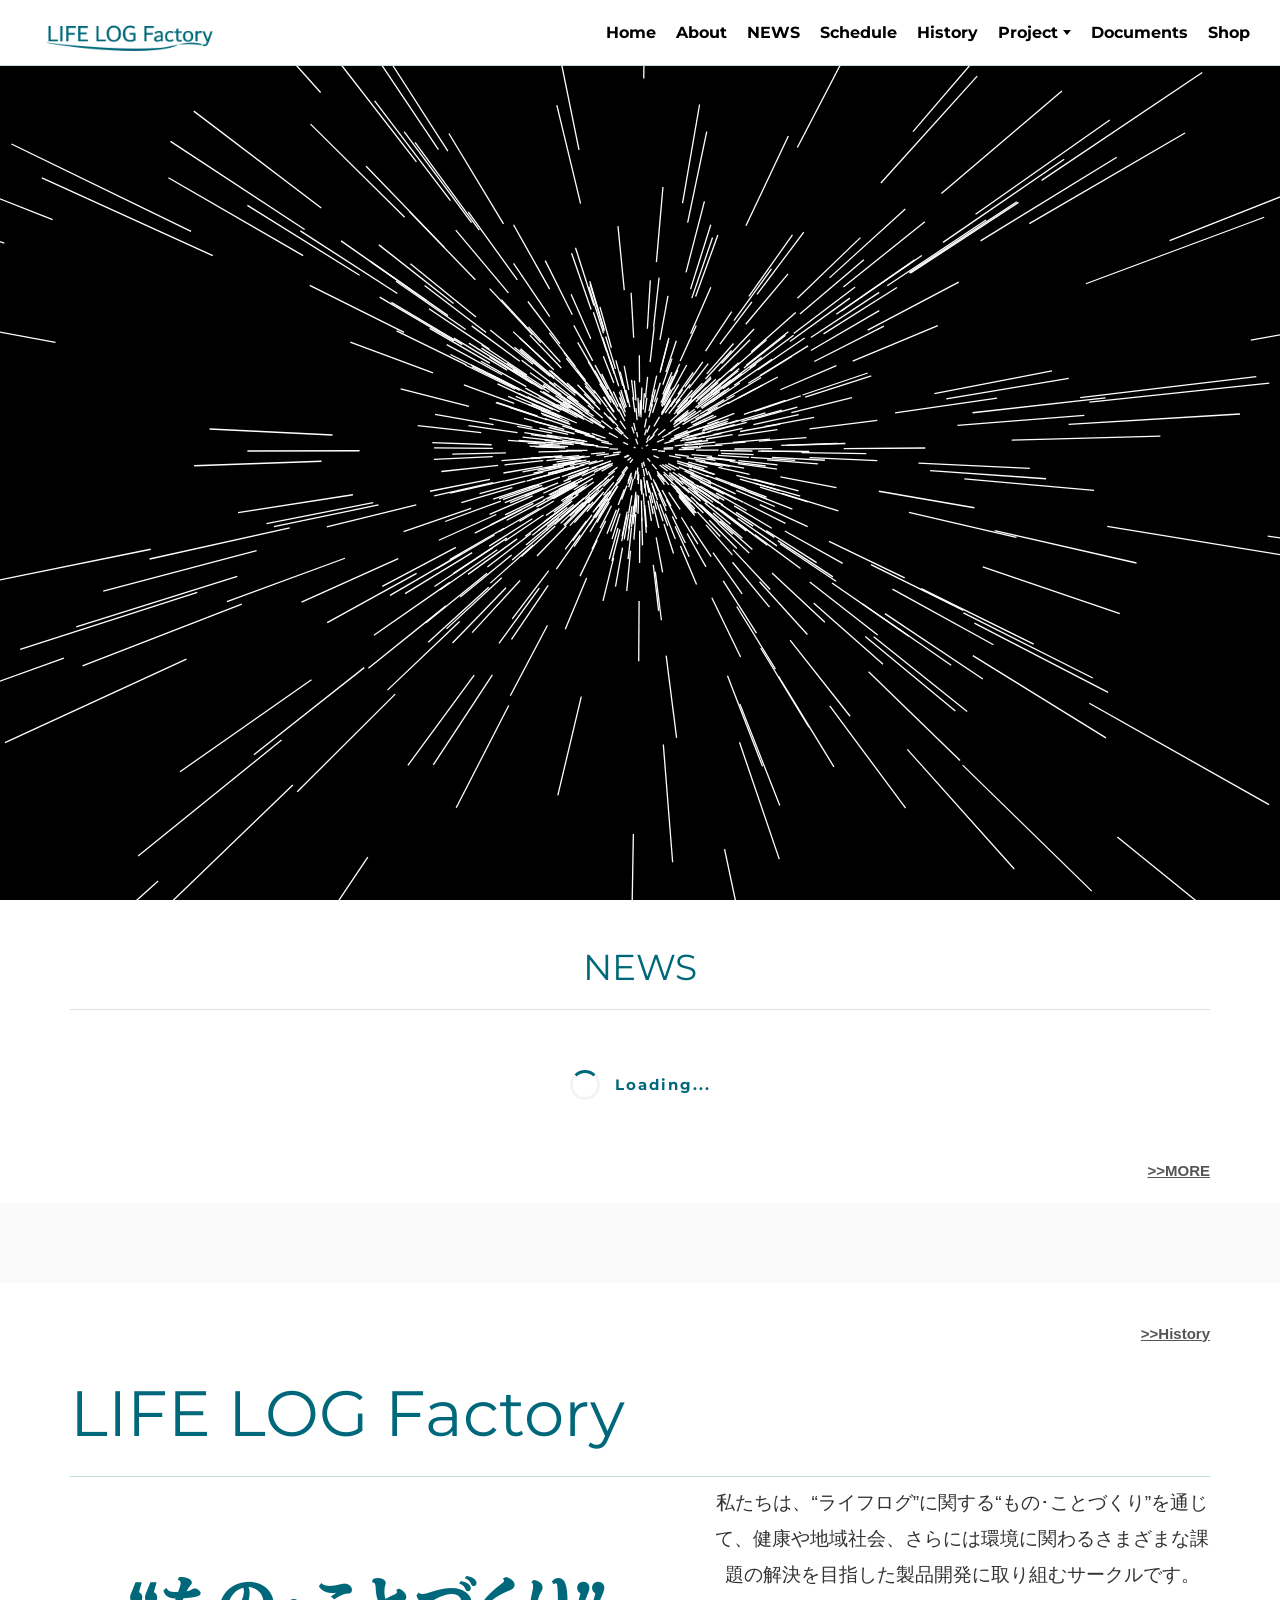
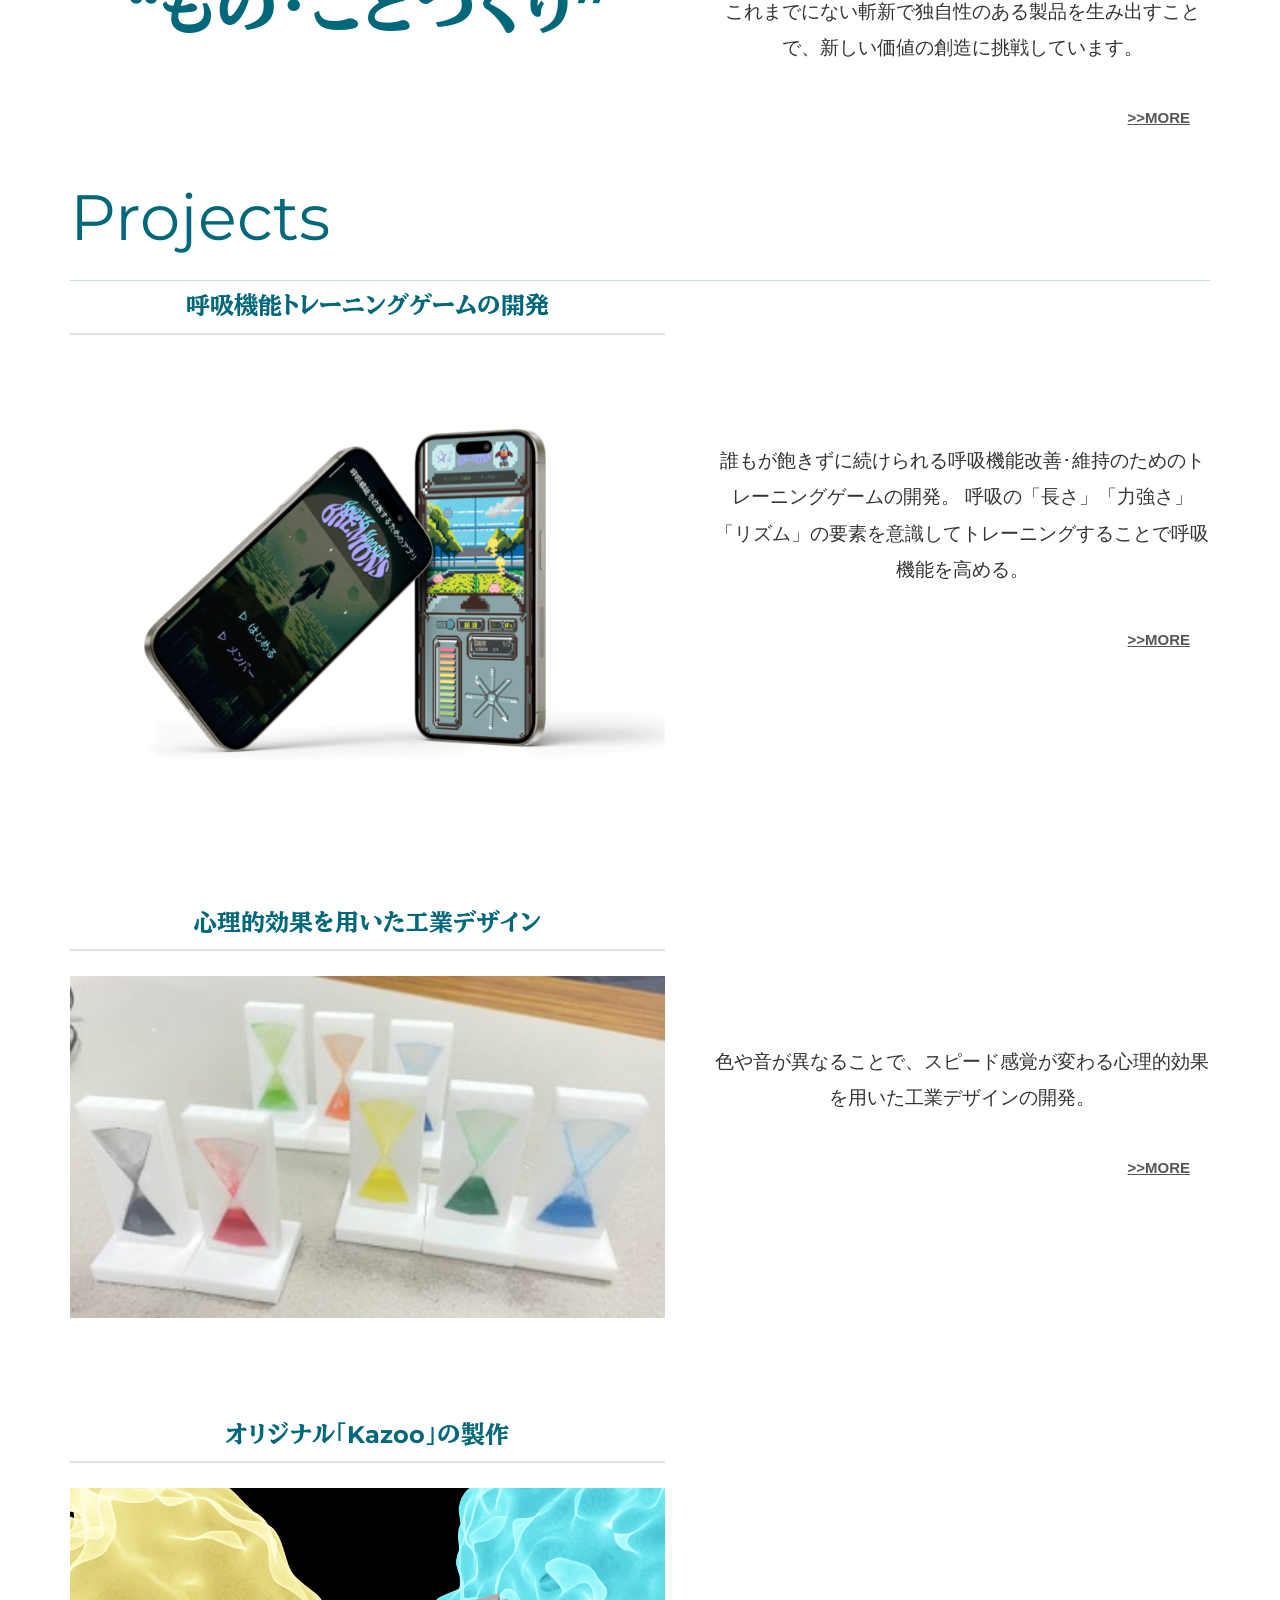
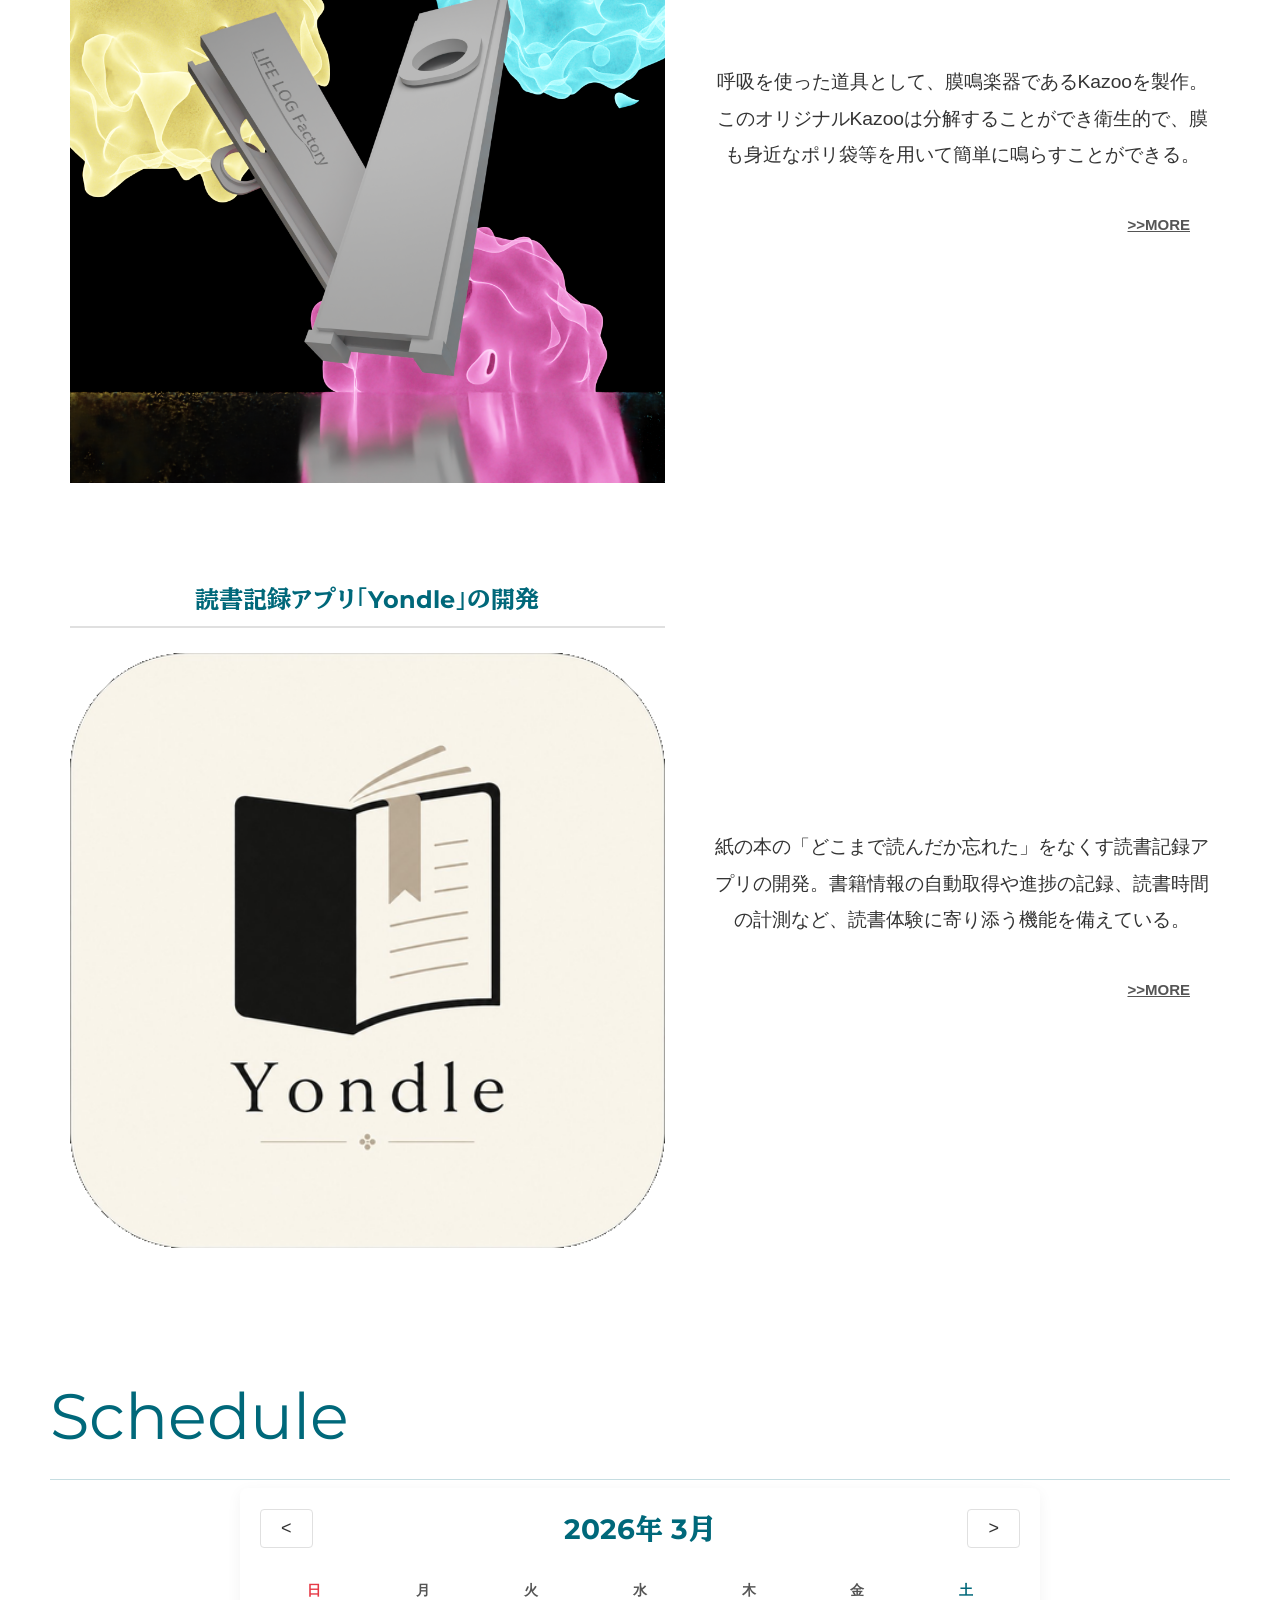
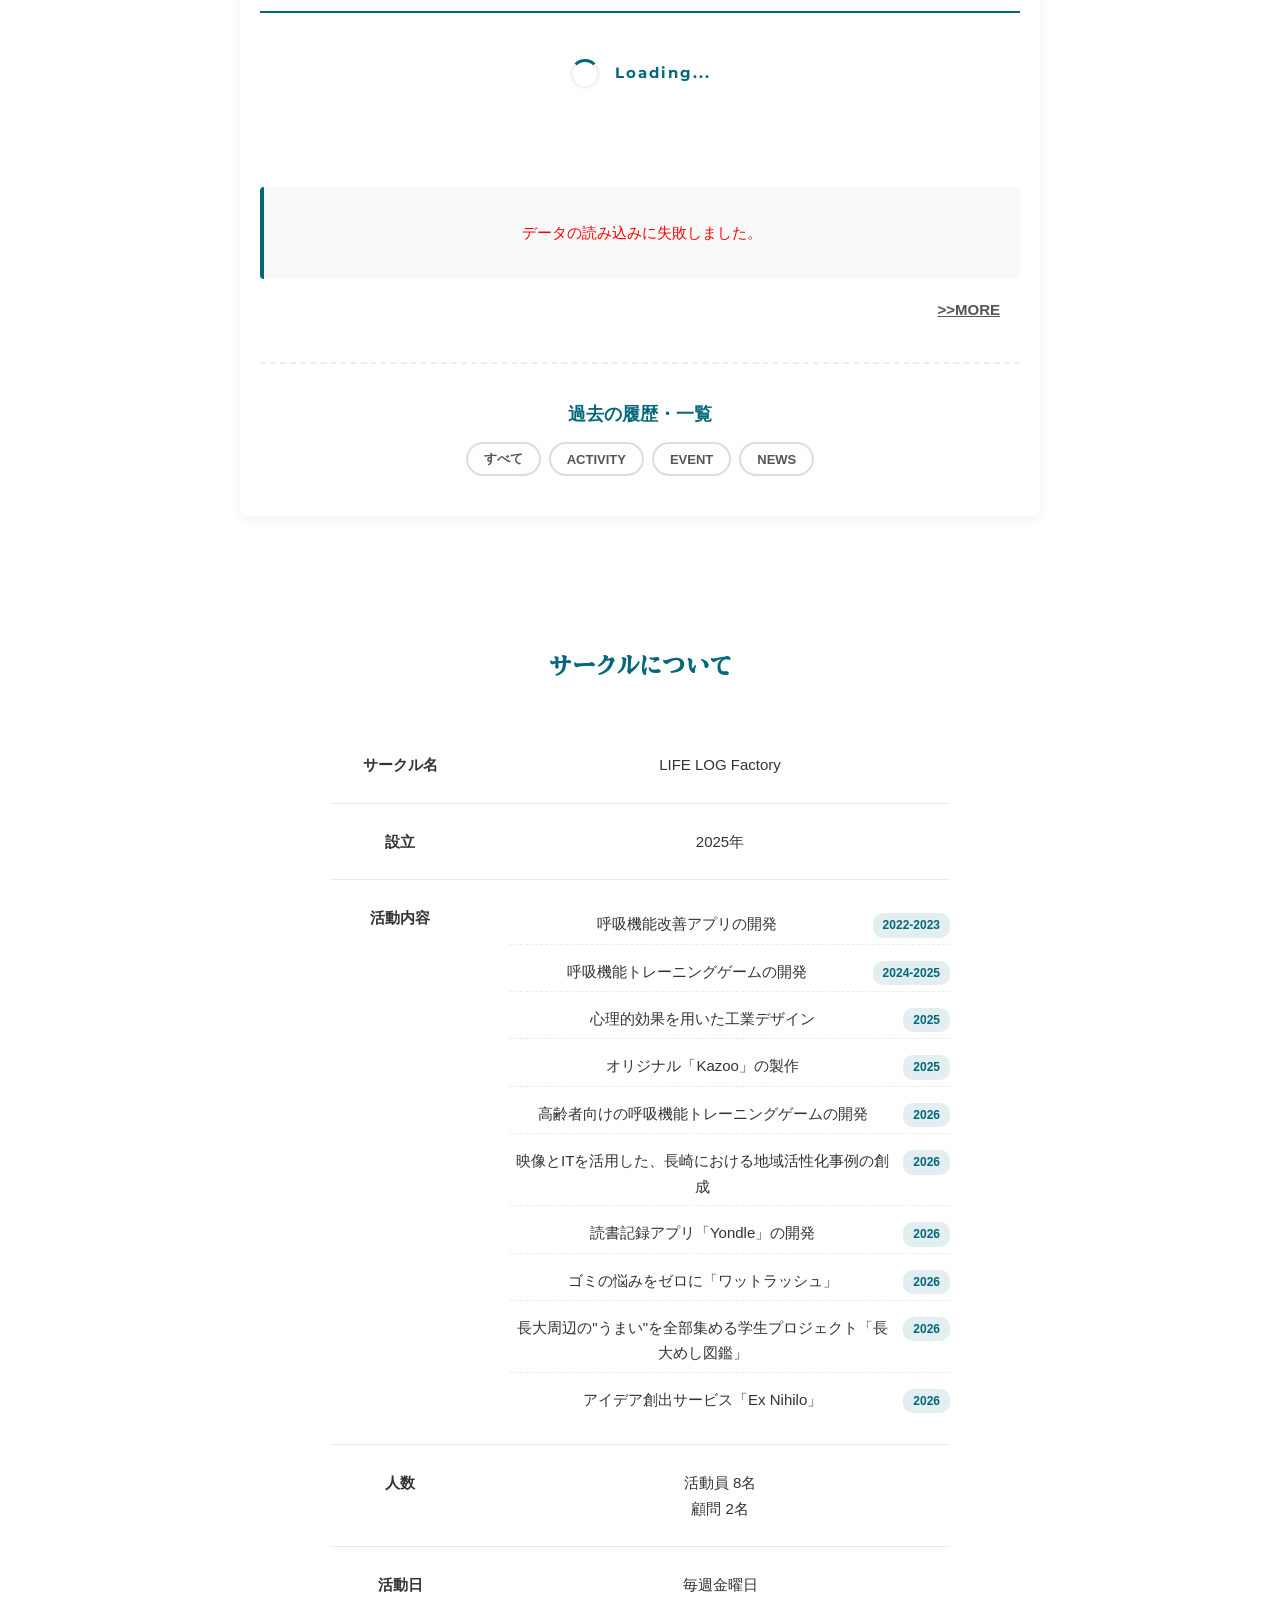
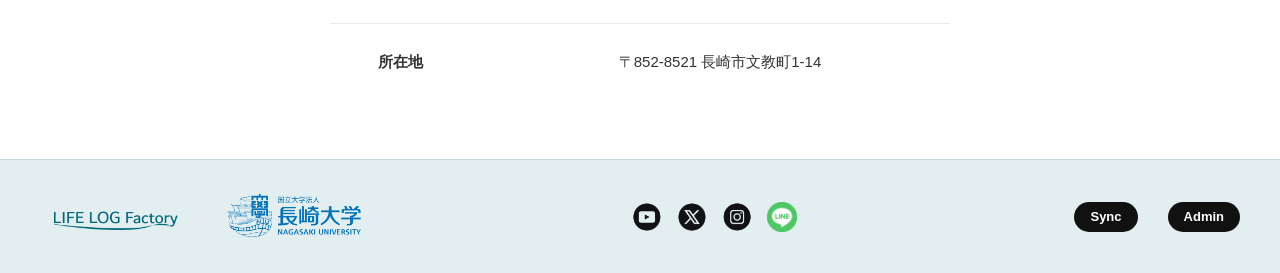
<file: index.html>
<!DOCTYPE html>
<html lang="ja">
<head>
    <meta charset="UTF-8">
    <meta name="viewport" content="width=device-width, initial-scale=1.0">
    <link rel="stylesheet" href="./assets/css/sanitize.css">
    <link rel="stylesheet" href="./assets/css/style.css">
    <link rel="preconnect" href="https://fonts.googleapis.com">
    <link href="https://fonts.googleapis.com/css2?family=BIZ+UDPMincho:wght@400;500;700&family=Montserrat:wght@400;500;700&display=swap" rel="stylesheet">
    <title>LIFE LOG Factory</title>
    <meta name="google-site-verification" content="aKOUJbLK5TZAQ1UbjtIBwO6Wc7d7IT9s2ZfXhmXNFSM" />
    <meta name="description" content="私たちは、“ライフログ”に関する“もの･ことづくり”を通じて、健康や地域社会、さらには環境に関わるさまざまな課題の解決を目指した製品開発に取り組むサークルです。これまでにない斬新で独自性のある製品を生み出すことで、新しい価値の創造に挑戦しています。">
    <meta property="og:site_name" content="LIFE LOG Factory">
    <meta property="og:title" content="LIFE LOG Factory">
    <meta property="og:description" content="私たちは、“ライフログ”に関する“もの･ことづくり”を通じて、健康や地域社会、さらには環境に関わるさまざまな課題の解決を目指した製品開発に取り組むサークルです。これまでにない斬新で独自性のある製品を生み出すことで、新しい価値の創造に挑戦しています。">
    <meta property="og:url" content="https://life-log-factory.github.io/"> 
    <meta property="og:image" content="https://life-log-factory.github.io/assets/img/LLF-img/ogp-image.jpg">
    <meta property="og:type" content="website">
    <meta name="twitter:card" content="summary_large_image">
    <meta name="twitter:title" content="LIFE LOG Factory">
    <meta name="twitter:description" content="私たちは、“ライフログ”に関する“もの･ことづくり”を通じて、健康や地域社会、さらには環境に関わるさまざまな課題の解決を目指した製品開発に取り組むサークルです。これまでにない斬新で独自性のある製品を生み出すことで、新しい価値の創造に挑戦しています。">
    <meta name="twitter:image" content="https://life-log-factory.github.io/assets/img/LLF-img/ogp-image.jpg">
    <link rel="icon" href="./assets/img/LLF-img/favicon.png">
    <link rel="apple-touch-icon" href="./assets/img/LLF-img/favicon.png">
</head>
<body>
    <div id="header-placeholder"></div>
    <div class="main-visual">
        <canvas id="starfield"></canvas>
        <div id="logo">
            <img src="assets/img/LLF-img/LLF_2026.png" alt="LIFE LOG Factory logo" />
        </div>
    </div>
    <section class="news-container">
        <div class="fade-in-target">
            <div class="news-title">NEWS</div>
        </div>
        <div class="fade-in-target">
            <ul class="news-list" id="news-list">
                </ul>
            <div class="more-link-wrapper" style="margin-top: 20px; text-align: right;">
                <a href="news.html" class="more-link">>>MORE</a>
            </div>
        </div>
    </section>
    <div class="image-slider-wrapper fade-in-target">
        <div class="image-slider-track" id="image-slider-track">
            </div>
    </div>
    <div class="fade-in-target">
            <div class="more-link-wrapper" style="margin-top: 20px; text-align: right;">
                <a href="history.html" class="more-link">>>History</a>
            </div>
        </div>
    <section class="service-section">
        <div class="service-container">
            <div class="fade-in-target">
                <div class="service-header">
                    <div class="service-title-group">
                        <h1 class="service-main-title">LIFE LOG Factory</h1>
                    </div>
                    <hr class="divider">
                </div>
            </div>
            <div class="fade-in-target">
                <div class="service-content">
                    <div class="service-content-left">
                        <div class="service-catchphrase">
                            “もの･ことづくり”
                        </div>
                    </div>
                        
                    <div class="service-content-right">
                        <p class="service-description">
                            私たちは、“ライフログ”に関する“もの･ことづくり”を通じて、健康や地域社会、さらには環境に関わるさまざまな課題の解決を目指した製品開発に取り組むサークルです。
                            これまでにない斬新で独自性のある製品を生み出すことで、新しい価値の創造に挑戦しています。
                        </p>
                        <div class="more-link-wrapper">
                            <a href="about.html" class="more-link">>>MORE</a>
                        </div>
                    </div>
                </div>
            </div>
        </div>
    </section>
    <section class="service-section">
        <div class="service-container">
            <div class="fade-in-target">
                <div class="service-header">
                    <div class="service-title-group">
                        <h1 class="service-main-title">Projects</h1>
                    </div>
                    <hr class="divider">
                </div>
            </div>
            <div class="fade-in-target">
                <div class="service-content project-item">
                    <div class="service-content-left">
                        <h3 class="project-title">呼吸機能トレーニングゲームの開発</h3>
                        <div class="service-catchphrase">
                            <img src="assets/img/Projects/bremons/iPhone 15 Pro.svg" alt="">
                        </div>
                    </div>

                    <div class="service-content-right">
                        <p class="service-description">
                        誰もが飽きずに続けられる呼吸機能改善･維持のためのトレーニングゲームの開発。
                        呼吸の「長さ」「力強さ」「リズム」の要素を意識してトレーニングすることで呼吸機能を高める。
                        </p>
                        <div class="more-link-wrapper">
                            <a href="bremons.html" class="more-link">>>MORE</a>
                        </div>
                    </div>
                </div>
            </div>
            <div class="fade-in-target">
                <div class="service-content project-item">
                    <div class="service-content-left">
                        <h3 class="project-title">心理的効果を用いた工業デザイン</h3>
                        <div class="service-catchphrase">
                            <img src="assets/img/Projects/PID/sandgrass.jpg" alt="">
                        </div>
                    </div>

                    <div class="service-content-right">
                        <p class="service-description">
                            色や音が異なることで、スピード感覚が変わる心理的効果を用いた工業デザインの開発。
                        </p>
                        <div class="more-link-wrapper">
                            <a href="id.html" target="_blank" class="more-link">>>MORE</a>
                        </div>
                    </div>
                </div>
            </div>
            <div class="fade-in-target">
                <div class="service-content project-item">
                    <div class="service-content-left">
                        <h3 class="project-title">オリジナル「Kazoo」の製作</h3>
                        <div class="service-catchphrase">
                            <img src="assets/img/Projects/Kazoo/Kazoo.png" alt="">
                        </div>
                    </div>

                    <div class="service-content-right">
                        <p class="service-description">
                            呼吸を使った道具として、膜鳴楽器であるKazooを製作。このオリジナルKazooは分解することができ衛生的で、膜も身近なポリ袋等を用いて簡単に鳴らすことができる。
                        </p>
                        <div class="more-link-wrapper">
                            <a href="kazoo.html" class="more-link">>>MORE</a>
                        </div>
                    </div>
                </div>
            </div>
            <div class="fade-in-target">
                <div class="service-content project-item">
                    <div class="service-content-left">
                        <h3 class="project-title">読書記録アプリ「Yondle」の開発</h3>
                        <div class="service-catchphrase">
                            <img src="assets/img/Projects/Yondle/icon.png" alt="">
                        </div>
                    </div>

                    <div class="service-content-right">
                        <p class="service-description">
                            紙の本の「どこまで読んだか忘れた」をなくす読書記録アプリの開発。書籍情報の自動取得や進捗の記録、読書時間の計測など、読書体験に寄り添う機能を備えている。
                        </p>
                        <div class="more-link-wrapper">
                            <a href="yondle.html" class="more-link">>>MORE</a>
                        </div>
                    </div>
                </div>
            </div>
        </div>
    </section>
    <div class="fade-in-target">
        <div class="service-header">
            <div class="service-title-group">
                <div class="service-title-group">
                    <h1 class="service-main-title">Schedule</h1>
                </div>
            </div>
        </div>
        <hr class="divider">
    </div>
    <!-- <div class="fade-in-target">
        <div class="calendar-wrapper">
            <iframe src="https://calendar.google.com/calendar/embed?src=ht3jlfaac5lfd6263ulfh4tql8%40group.calendar.google.com&ctz=Asia%2FTokyo"
                style="border: 0"
                width="800" 
                height="600"
                frameborder="0"
                scrolling="no">
            </iframe>
        </div>
    </div> -->
<div class="fade-in-target">
        <div class="custom-calendar-wrapper">
            <div class="calendar-header">
                <button id="prev-month" class="cal-btn">&lt;</button>
                <h2 id="calendar-month-year">2026年 3月</h2>
                <button id="next-month" class="cal-btn">&gt;</button>
            </div>
            <table class="calendar-table">
                <thead>
                    <tr>
                        <th style="color: #e63946;">日</th><th>月</th><th>火</th><th>水</th><th>木</th><th>金</th><th style="color: var(--llf-primary);">土</th>
                    </tr>
                </thead>
                <tbody id="calendar-body">
                    </tbody>
            </table>
            
            <div id="calendar-details" class="calendar-details">
                <p class="details-placeholder">日付をクリックすると予定やニュースが表示されます。</p>
            </div>
            <div class="more-link-wrapper" style="margin-top: 20px; text-align: right;">
                <a href="schedule.html" class="more-link">>>MORE</a>
            </div>
            <div class="calendar-list-section" style="margin-top: 40px; padding-top: 20px; border-top: 2px dashed #eee;">
                <h3 style="color: var(--llf-primary); margin-bottom: 15px; text-align: center;">過去の履歴・一覧</h3>
                <div class="tab-buttons" style="display: flex; flex-wrap: wrap; gap: 8px; margin-bottom: 20px; justify-content: center;">
                    <button class="filter-tab" data-type="ALL">すべて</button>
                    <button class="filter-tab" data-type="ACTIVITY">ACTIVITY</button>
                    <button class="filter-tab" data-type="EVENT">EVENT</button>
                    <button class="filter-tab" data-type="NEWS">NEWS</button>
                </div>
                <ul class="news-list" id="filtered-event-list">
                    </ul>
            </div>
        </div>
    </div>
    <div class="club-info-container">
            <div class="fade-in-target">
                <h2 class="info-title">サークルについて</h2>
            </div>
            <div class="fade-in-target">
                <dl class="info-list">
                    <div class="info-item">
                        <dt class="info-label">サークル名</dt>
                        <dd class="info-data">LIFE LOG Factory</dd>
                    </div>
                    <div class="info-item">
                        <dt class="info-label">設立</dt>
                        <dd class="info-data">
                            2025年
                        </dd>
                    </div> 
                    <div class="info-item">
                        <dt class="info-label">活動内容</dt>
                        <dd class="info-data">
                            <ul class="activity-list">
                                <li><span class="activity-name">呼吸機能改善アプリの開発</span><span class="activity-year">2022-2023</span></li>
                                <li><span class="activity-name">呼吸機能トレーニングゲームの開発</span><span class="activity-year">2024-2025</span></li>
                                <li><span class="activity-name">心理的効果を用いた工業デザイン</span><span class="activity-year">2025</span></li>
                                <li><span class="activity-name">オリジナル「Kazoo」の製作</span><span class="activity-year">2025</span></li>
                                <li><span class="activity-name">高齢者向けの呼吸機能トレーニングゲームの開発</span><span class="activity-year">2026</span></li>
                                <li><span class="activity-name">映像とITを活用した、長崎における地域活性化事例の創成</span><span class="activity-year">2026</span></li>
                                <li><span class="activity-name">読書記録アプリ「Yondle」の開発</span><span class="activity-year">2026</span></li>
                                <li><span class="activity-name">ゴミの悩みをゼロに「ワットラッシュ」</span><span class="activity-year">2026</span></li>
                                <li><span class="activity-name">長大周辺の"うまい"を全部集める学生プロジェクト「長大めし図鑑」</span><span class="activity-year">2026</span></li>
                                <li><span class="activity-name">アイデア創出サービス「Ex Nihilo」</span><span class="activity-year">2026</span></li>
                            </ul>
                        </dd>
                    </div>
                    <div class="info-item">
                        <dt class="info-label">人数</dt>
                        <dd class="info-data">
                            活動員 8名<br>
                            顧問 2名
                        </dd>
                    </div>
                <div class="info-item">
                        <dt class="info-label">活動日</dt>
                        <dd class="info-data">毎週金曜日</dd>
                </div>
                <div class="info-item">
                    <dt class="info-label">所在地</dt>
                    <dd class="info-data">〒852-8521 長崎市文教町1-14</dd>
                </div>
            </dl>
        </div>
    </div>
    <div id="footer-placeholder"></div>
    <script src="./assets/js/script.js" defer></script>
</body>
</html>
</file>
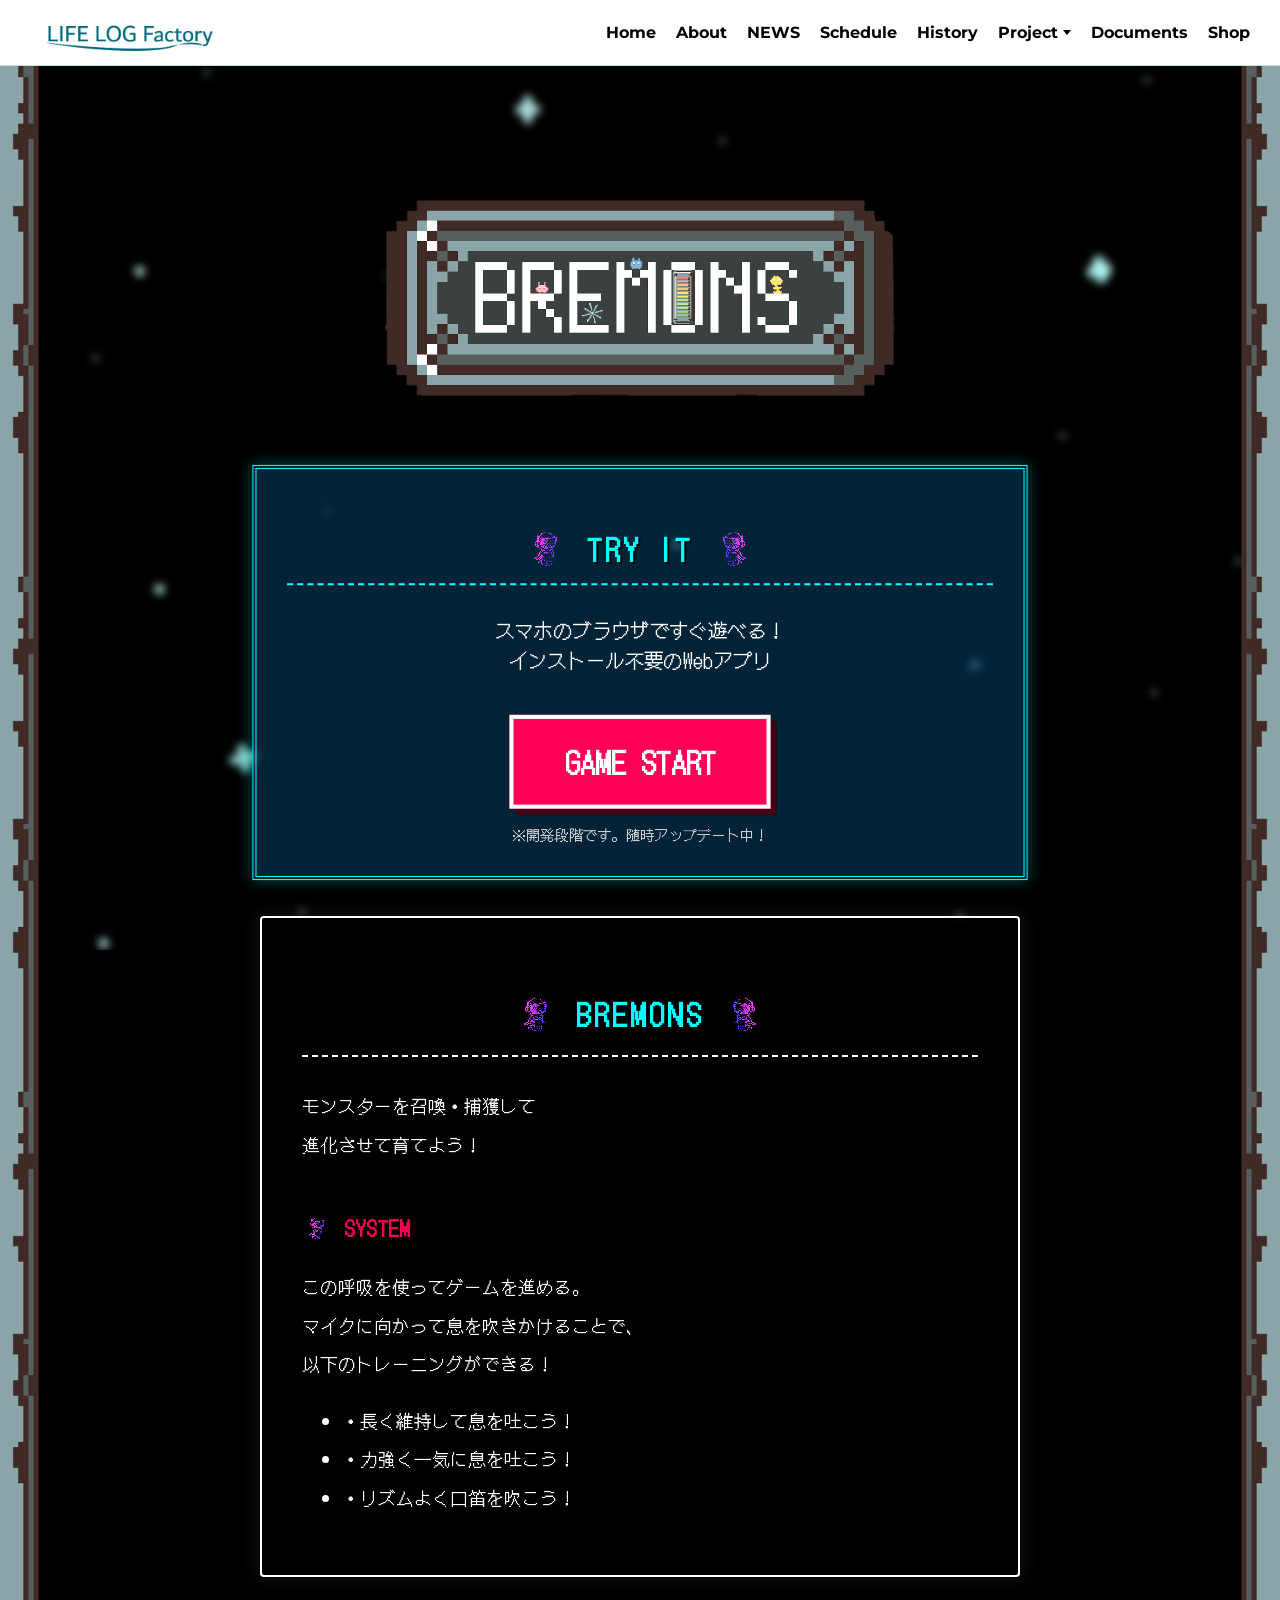
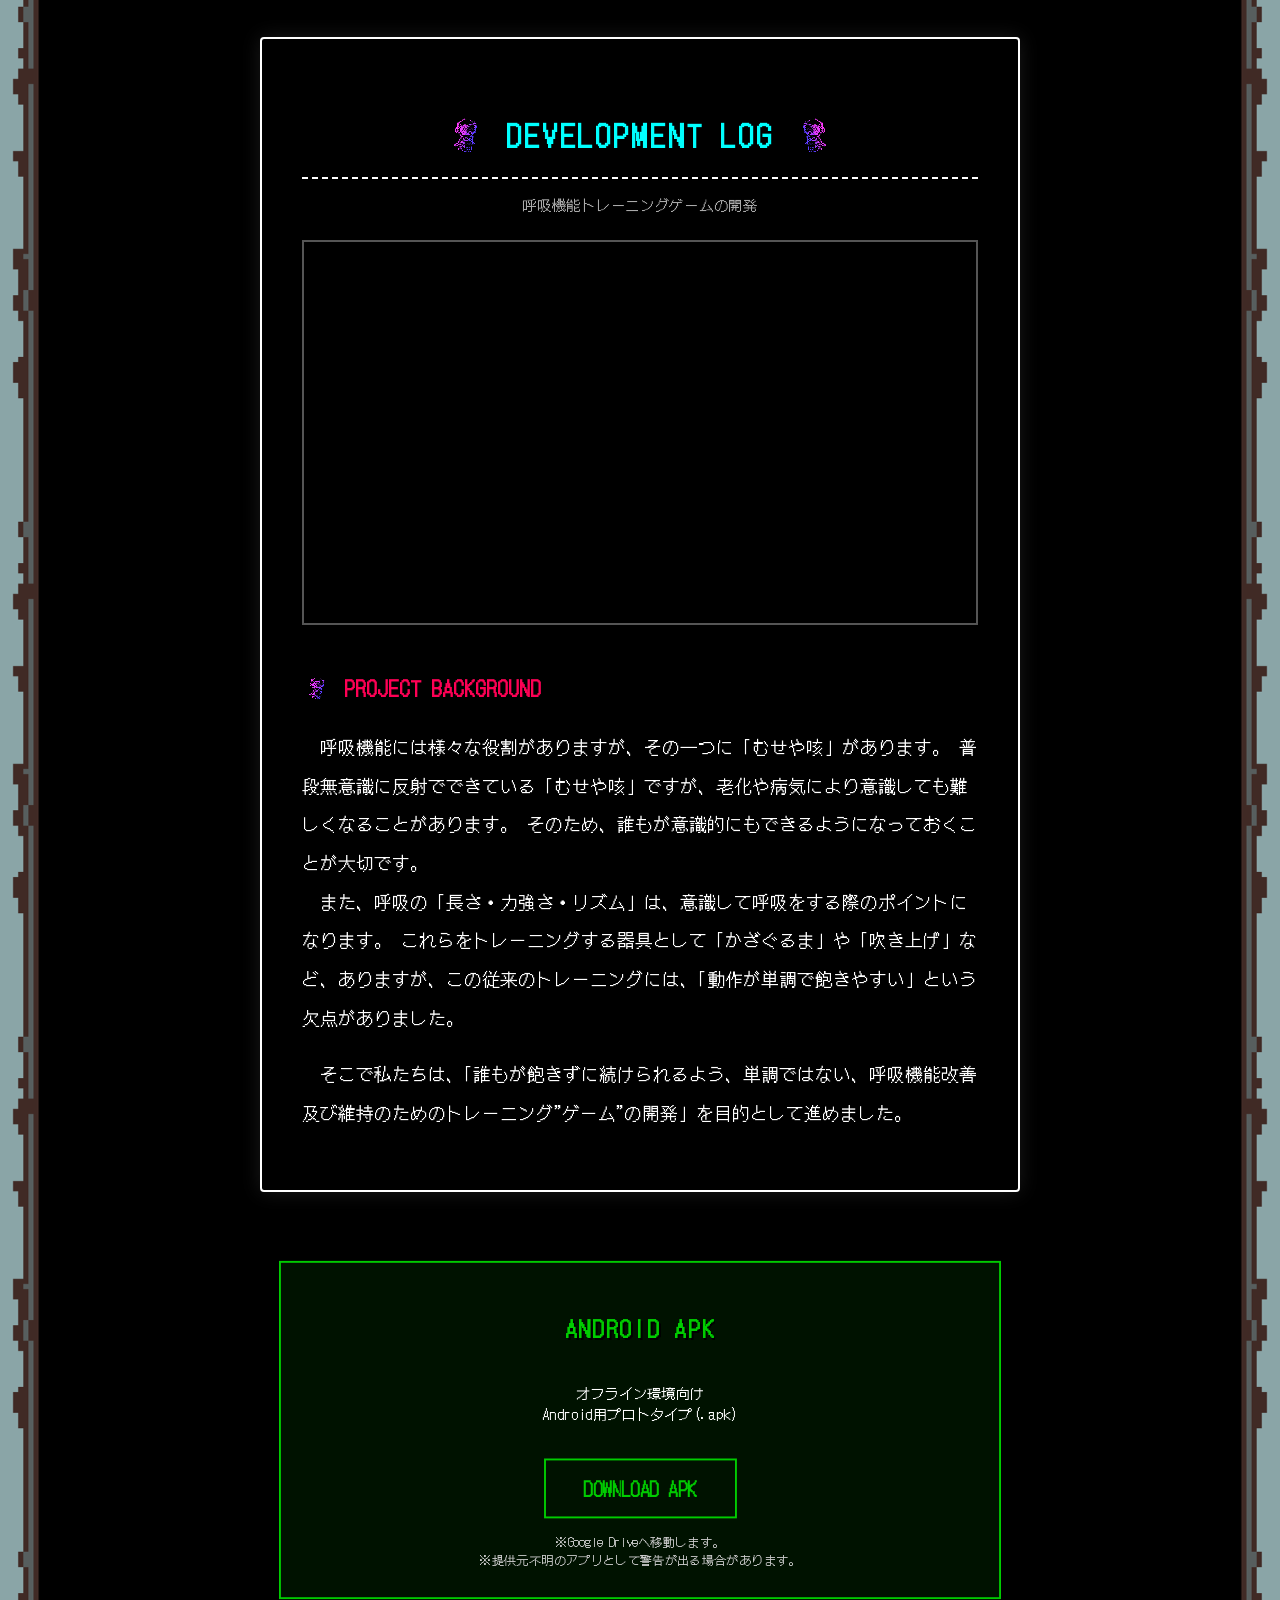
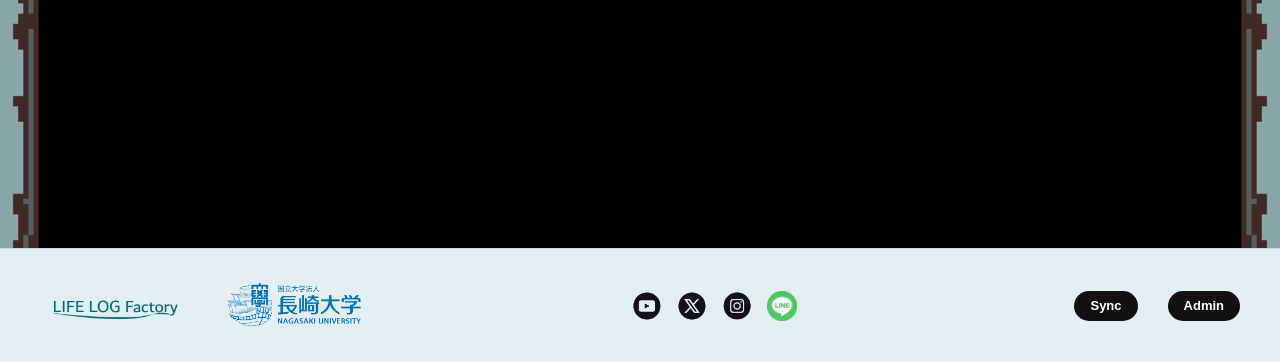
<file: bremons.html>
<!DOCTYPE html>
<html lang="ja">
<head>
    <meta charset="UTF-8">
    <meta name="viewport" content="width=device-width, initial-scale=1.0">
    <link rel="stylesheet" href="./assets/css/sanitize.css">
    <link rel="stylesheet" href="./assets/css/style.css">
    <link rel="preconnect" href="https://fonts.googleapis.com">
    <link rel="preconnect" href="https://fonts.gstatic.com" crossorigin>
    <link href="https://fonts.googleapis.com/css2?family=DotGothic16&display=swap" rel="stylesheet">
    <link href="https://fonts.googleapis.com/css2?family=BIZ+UDPMincho:wght@400;500;700&family=Montserrat:wght@400;500;700&display=swap" rel="stylesheet">
    <title>BREMONS | LIFE LOG Factory</title>
    <meta name="description" content="息を吹いてモンスターを育てる！誰もが飽きずに楽しく「呼吸機能」をトレーニングできるWebゲーム「BREMONS（ブレモンズ）」のページです。">
    <meta property="og:site_name" content="LIFE LOG Factory">
    <meta property="og:title" content="BREMONS | LIFE LOG Factory">
    <meta property="og:description" content="息を吹いてモンスターを育てる！誰もが飽きずに楽しく「呼吸機能」をトレーニングできるWebゲーム「BREMONS（ブレモンズ）」のページです。">
    <meta property="og:url" content="https://life-log-factory.github.io/bremons.html"> 
    <meta property="og:image" content="https://life-log-factory.github.io/assets/img/LLF-img/ogp-image.jpg">
    <meta property="og:type" content="website">
    <meta name="twitter:card" content="summary_large_image">
    <meta name="twitter:title" content="BREMONS | LIFE LOG Factory">
    <meta name="twitter:description" content="息を吹いてモンスターを育てる！誰もが飽きずに楽しく「呼吸機能」をトレーニングできるWebゲーム「BREMONS（ブレモンズ）」のページです。">
    <meta name="twitter:image" content="https://life-log-factory.github.io/assets/img/LLF-img/ogp-image.jpg">
    <link rel="icon" href="./assets/img/LLF-img/favicon.png">
    <link rel="apple-touch-icon" href="./assets/img/LLF-img/favicon.png">
    <style>
        /* --- ベース設定 --- */
        body {
            color: #fff;
            margin: 0;
            padding: 0;
            overflow-x: hidden;
            position: relative;
            background-color: #000;
            min-height: 200vh;
        }

        /* 1. 背景（宇宙） */
        #bg-parallax-wrapper {
            position: fixed;
            top: -50px; left: -50px; right: -50px; bottom: -50px;
            z-index: -10;
            overflow: hidden;
            will-change: transform;
        }
        
        #bg-image {
            width: 100%;
            height: 100%;
            /* パス修正: Projectsフォルダ下へ */
            background-image: url('./assets/img/Projects/bremons/background.png');
            background-size: cover;
            background-repeat: no-repeat;
            background-position: center;
            filter: blur(4px);
            animation: idleDrift 60s ease-in-out infinite alternate;
        }

        @keyframes idleDrift {
            0% { transform: scale(1.1) translate(0, 0); }
            100% { transform: scale(1.2) translate(-20px, 20px); }
        }

        /* 2. サイドバー */
        .side-pattern {
            position: absolute;
            top: 0;
            bottom: 0;
            width: 40px;
            /* パス修正: Projectsフォルダ下へ */
            background-image: url('./assets/img/Projects/bremons/side.png');
            background-repeat: repeat-y;
            background-size: 100% auto; 
            z-index: 15;
            pointer-events: none;
        }
        .side-left { left: 0; }
        .side-right { right: 0; transform: scaleX(-1); }

        /* 3. エフェクトレイヤー */
        #effect-layer {
            position: fixed;
            top: 0; left: 0;
            width: 100vw; height: 100vh;
            pointer-events: none;
            z-index: 5;
            overflow: hidden;
        }

        .flying-object {
            position: absolute;
            will-change: transform;
        }

        /* 4. コンテンツエリア */
        .bremons-content {
            font-family: 'DotGothic16', sans-serif;
            width: 100%;
            max-width: 800px;
            margin: 0 auto;
            padding: 120px 20px 100px; 
            text-align: center;
            position: relative;
            z-index: 20;
        }

        .header {
            font-family: -apple-system, BlinkMacSystemFont, "Segoe UI", Roboto, "Helvetica Neue", Arial, sans-serif;
            position: relative;
            z-index: 50;
        }

        .bremons-title-container {
            margin-bottom: 60px;
            text-align: center;
        }
        .bremons-title-container img {
            width: 70%;
            max-width: 600px;
            height: auto;
            image-rendering: pixelated;
            animation: floatTitle 3s ease-in-out infinite alternate;
        }

        @keyframes floatTitle {
            from { transform: translateY(0); }
            to { transform: translateY(-10px); }
        }

        /* --- 共通ボックススタイル --- */
        .content-box {
            background-color: rgba(0, 0, 0, 0.7);
            padding: 40px;
            border: 2px solid #fff;
            border-radius: 4px;
            line-height: 2.2;
            font-size: 1.1rem;
            text-align: left;
            margin-bottom: 60px;
            box-shadow: 0 0 20px rgba(255, 255, 255, 0.1);
        }

/* --- ダウンロードセクション共通 --- */
        .download-section {
            margin-bottom: 40px; 
            padding: 30px;
            border-style: double;
            border-width: 4px;
            text-align: center;
            position: relative; /* バッジ配置用 */
            transition: transform 0.3s;
        }

        /* A. Webアプリ版（メイン：シアン/ピンクで強調） */
        .download-section.web-ver {
            background: rgba(0, 50, 80, 0.7); /* 青みがかった背景 */
            border-color: #00ffff; /* シアンの枠線 */
            box-shadow: 0 0 15px rgba(0, 255, 255, 0.3); /* 発光エフェクト */
            transform: scale(1.02); /* 少し大きく見せる */
            z-index: 10;
        }

        .download-section.web-ver h2 {
            color: #00ffff; /* タイトル色 */
            border-bottom-color: #00ffff;
        }

        /* Web版のボタン */
        .download-btn.web-btn {
            background-color: #ff0055; /* 強調色のピンク */
            color: #fff;
            box-shadow: 6px 6px 0px #440011;
            font-size: 1.8rem; /* 少し大きく */
        }
        .download-btn.web-btn:hover {
            background-color: #ff3377;
            box-shadow: 3px 3px 0px #440011;
        }

        /* B. Android版（サブ：緑で落ち着かせる） */
        .download-section.android-ver {
            background: rgba(0, 30, 0, 0.6);
            border-color: #00cc00;
            border-width: 2px; /* 少し線を細く */
            margin-top: 60px; /* 余白を空けて区別 */
            transform: scale(0.95); /* 少し控えめに */
        }

        .download-section.android-ver h2 {
            color: #00cc00;
            font-size: 1.5rem; /* タイトルも少し小さく */
            border-bottom: none; /* 線を消してシンプルに */
        }

        /* Android版のボタン */
        .download-btn.android-btn {
            background-color: transparent; /* 背景透明 */
            border: 2px solid #00cc00;
            color: #00cc00;
            font-size: 1.2rem;
            padding: 15px 40px;
            box-shadow: none;
        }
        .download-btn.android-btn:hover {
            background-color: #00cc00;
            color: #000;
            transform: translate(0, 0); /* 動きをシンプルに */
        }
        
        /* --- 見出しデザイン --- */
        .bremons-content h2 {
            font-size: 1.8rem;
            border-bottom: 2px dashed #fff;
            padding-bottom: 10px;
            margin-bottom: 30px;
            text-align: center;
            letter-spacing: 0.1em;
            color: #00ffff;
            text-shadow: 2px 2px 0px #000;
            display: flex;
            align-items: center;
            justify-content: center;
            gap: 15px;
        }
        
        .h-icon {
            width: 48px;
            height: auto;
            image-rendering: pixelated;
        }
        .h-icon-r {
            transform: scaleX(-1);
        }

        .bremons-content h3 {
            font-size: 1.3rem;
            margin-top: 40px;
            margin-bottom: 15px;
            color: #ff0055;
            display: flex;
            align-items: center;
            gap: 10px;
        }

        /* ダウンロードボタン */
        .download-btn {
            display: inline-block;
            background-color: #00cc00;
            color: #000;
            font-size: 1.5rem;
            font-weight: bold;
            text-decoration: none;
            padding: 20px 50px;
            border: 4px solid #fff;
            box-shadow: 8px 8px 0px #000;
            transition: transform 0.1s, box-shadow 0.1s;
            margin-top: 20px;
        }

        .download-btn:hover {
            transform: translate(4px, 4px);
            box-shadow: 4px 4px 0px #000;
            background-color: #00ff00;
        }

        .download-note {
            margin-top: 15px;
            font-size: 0.9rem;
            color: #ccc;
        }
        
        /* 動画コンテナ */
        .movie-container {
            position: relative;
            width: 100%;
            padding-bottom: 56.25%;
            height: 0;
            overflow: hidden;
            margin-bottom: 30px;
            border: 2px solid #555;
        }
        
        .movie-container iframe {
            position: absolute;
            top: 0;
            left: 0;
            width: 100%;
            height: 100%;
        }

        .project-official-name {
            text-align: center;
            color: #aaa;
            font-size: 0.9rem;
            margin-top: -20px;
            margin-bottom: 20px;
            letter-spacing: 0.05em;
        }

        .footer {
            position: relative;
            z-index: 50;
        }
        /* --- スマホ用レスポンシブ設定 (bremons.html専用) --- */
        @media (max-width: 768px) {
            /* コンテンツの余白調整 */
            .bremons-content {
                padding: 100px 15px 60px; /* 左右の余白を減らす */
            }

            /* タイトル画像サイズ調整 */
            .bremons-title-container img {
                width: 90%;
            }

            /* ボックスの余白調整 */
            .content-box {
                padding: 25px 15px; /* パディングを小さく */
                line-height: 1.8;
                font-size: 1rem;
            }

            /* ダウンロードボタンの文字サイズ調整 */
            .download-btn {
                font-size: 1.1rem;
                padding: 15px 20px;
                width: 100%; /* 幅いっぱいに */
                box-sizing: border-box;
            }
            
            .download-section.web-ver h2,
            .download-section.android-ver h2 {
                font-size: 1.4rem;
                flex-direction: column; /* アイコンと文字を縦積みに */
            }

            .h-icon {
                margin: 5px 0;
            }
            
            /* 見出しの調整 */
            .bremons-content h2 {
                font-size: 1.4rem;
                flex-wrap: wrap;
            }
        }
    </style>
</head>
<body>
    <div id="header-placeholder"></div>

    <div id="bg-parallax-wrapper">
        <div id="bg-image"></div>
    </div>

    <div class="side-pattern side-left"></div>
    <div class="side-pattern side-right"></div>

    <div id="effect-layer"></div>

    <section class="bremons-content">
        <div class="bremons-title-container">
            <img src="./assets/img/Projects/bremons/title.png" alt="BREMONS">
        </div>

<div class="download-section web-ver">
            <h2>
                <img src="./assets/img/Projects/bremons/chara/chara.png" alt="" class="h-icon">
                TRY IT
                <img src="./assets/img/Projects/bremons/chara/chara.png" alt="" class="h-icon h-icon-r">
            </h2>
            <p style="font-size: 1.2rem; margin-bottom: 20px;">
                スマホのブラウザですぐ遊べる！<br>
                インストール不要のWebアプリ
            </p>
            
            <a href="https://life-log-factory.github.io/bremons/" class="download-btn web-btn" target="_blank">
                GAME START
            </a>
            
            <div class="download-note">
                ※開発段階です。随時アップデート中！
            </div>
        </div>

        <div class="content-box">
            <h2>
                <img src="./assets/img/Projects/bremons/chara/chara.png" alt="" class="h-icon">
                BREMONS
                <img src="./assets/img/Projects/bremons/chara/chara.png" alt="" class="h-icon h-icon-r">
            </h2>
            <p>
                モンスターを召喚・捕獲して<br>
                進化させて育てよう！<br>
            </p>

            <h3>
                <img src="./assets/img/Projects/bremons/chara/chara.png" alt="" class="h-icon" style="width: 32px;">
                SYSTEM
            </h3>
            <p>
                この呼吸を使ってゲームを進める。<br>
                マイクに向かって息を吹きかけることで、<br>
                以下のトレーニングができる！
            </p>
            <ul>
                <li>・長く維持して息を吐こう！</li>
                <li>・力強く一気に息を吐こう！</li>
                <li>・リズムよく口笛を吹こう！</li>
            </ul>
        </div>

        <div class="content-box">
            <h2>
                <img src="./assets/img/Projects/bremons/chara/chara.png" alt="" class="h-icon">
                DEVELOPMENT LOG
                <img src="./assets/img/Projects/bremons/chara/chara.png" alt="" class="h-icon h-icon-r">
            </h2>
            <p class="project-official-name">
                呼吸機能トレーニングゲームの開発
            </p>
            
            <div class="movie-container">
                <iframe width="560" height="315" src="https://www.youtube.com/embed/cywj_T1DT2E" title="YouTube video player" frameborder="0" allow="accelerometer; autoplay; clipboard-write; encrypted-media; gyroscope; picture-in-picture" allowfullscreen></iframe>
            </div>

            <h3>
                <img src="./assets/img/Projects/bremons/chara/chara.png" alt="" class="h-icon" style="width: 32px;">
                PROJECT BACKGROUND
            </h3>
            <p>　呼吸機能には様々な役割がありますが、その一つに「むせや咳」があります。
                普段無意識に反射でできている「むせや咳」ですが、老化や病気により意識しても難しくなることがあります。
                そのため、誰もが意識的にもできるようになっておくことが大切です。<br>
                　また、呼吸の「長さ・力強さ・リズム」は、意識して呼吸をする際のポイントになります。
                これらをトレーニングする器具として「かざぐるま」や「吹き上げ」など、ありますが、この従来のトレーニングには、「動作が単調で飽きやすい」という欠点がありました。
            </p>
            <p>
                　そこで私たちは、「誰もが飽きずに続けられるよう、単調ではない、呼吸機能改善及び維持のためのトレーニング”ゲーム”の開発」を目的として進めました。<br>
            </p>
        </div>

                <div class="download-section android-ver">
            <h2>
                ANDROID APK
            </h2>
            <p>
                オフライン環境向け<br>
                Android用プロトタイプ(.apk)
            </p>
            
            <a href="https://drive.google.com/file/d/1lpGCE77ZLVSLKWrv0QikPQVDDE4gYfgE/view" class="download-btn android-btn" target="_blank">
                DOWNLOAD APK
            </a>
            
            <div class="download-note" style="font-size: 0.8rem;">
                ※Google Driveへ移動します。<br>
                ※提供元不明のアプリとして警告が出る場合があります。
            </div>
        </div>

        <div style="height: 100px;"></div>
    </section>

    <div id="footer-placeholder"></div>

    <script src="./assets/js/script.js" defer></script>
    
    <script>
        document.addEventListener('DOMContentLoaded', () => {
            const settings = {
                bgParallaxSpeed: 0.2,
                // パス修正: Projectsフォルダ下へ
                rocketImg: './assets/img/Projects/bremons/rocket.png',
                meteoImg: './assets/img/Projects/bremons/meteo.png',
                monsterFiles: ['blue.png', 'red.png', 'yellow.png'],
                charaFolder: './assets/img/Projects/bremons/chara/',
                baseFolder: './' 
            };

            const container = document.getElementById('effect-layer');
            const bgWrapper = document.getElementById('bg-parallax-wrapper');
            
            let w = window.innerWidth;
            let h = window.innerHeight;
            window.addEventListener('resize', () => {
                w = window.innerWidth;
                h = window.innerHeight;
            });

            window.addEventListener('scroll', () => {
                const scrollY = window.scrollY;
                if(bgWrapper) {
                    bgWrapper.style.transform = `translateY(${scrollY * settings.bgParallaxSpeed}px)`;
                }
            });

            const monsterCount = Math.floor(Math.random() * 8) + 5; 

            function spawnMonster() {
                const img = document.createElement('img');
                const fileName = settings.monsterFiles[Math.floor(Math.random() * settings.monsterFiles.length)];
                img.src = settings.charaFolder + fileName;
                img.classList.add('flying-object');
                
                const size = Math.floor(Math.random() * 50) + 40;
                img.style.width = size + 'px';
                
                const rotation = Math.floor(Math.random() * 360);
                img.style.transform = `rotate(${rotation}deg)`;

                const blurVal = Math.floor(Math.random() * 4);
                img.style.filter = `blur(${blurVal}px)`;
                img.style.imageRendering = 'pixelated';

                container.appendChild(img);
                animateObjectRandomly(img, true); 
            }

            function animateObjectRandomly(element, isLoop) {
                const offset = 150; 
                const startSide = Math.floor(Math.random() * 4);
                let startX, startY;

                switch(startSide) {
                    case 0: startX = Math.random() * w; startY = -offset; break; 
                    case 1: startX = w + offset; startY = Math.random() * h; break; 
                    case 2: startX = Math.random() * w; startY = h + offset; break; 
                    case 3: startX = -offset; startY = Math.random() * h; break; 
                }

                let endSide = Math.floor(Math.random() * 4);
                while(endSide === startSide) endSide = Math.floor(Math.random() * 4);

                let endX, endY;
                switch(endSide) {
                    case 0: endX = Math.random() * w; endY = -offset; break;
                    case 1: endX = w + offset; endY = Math.random() * h; break;
                    case 2: endX = Math.random() * w; endY = h + offset; break;
                    case 3: endX = -offset; endY = Math.random() * h; break;
                }

                const duration = (Math.random() * 15000) + 15000;

                const animation = element.animate([
                    { transform: `translate(${startX}px, ${startY}px) rotate(${Math.random() * 360}deg)` },
                    { transform: `translate(${endX}px, ${endY}px) rotate(${Math.random() * 360}deg)` }
                ], {
                    duration: duration,
                    easing: 'linear',
                    fill: 'forwards'
                });

                animation.onfinish = () => {
                    if(isLoop) {
                        animateObjectRandomly(element, true);
                    } else {
                        element.remove();
                    }
                };
            }

            for(let i=0; i < monsterCount; i++) spawnMonster();

            let lastScrollTop = 0;
            let lastSpawnTime = 0;
            const spawnCooldown = 150; 

            window.addEventListener('scroll', () => {
                const st = window.scrollY; 
                const now = Date.now();

                if (now - lastSpawnTime < spawnCooldown || Math.abs(st - lastScrollTop) < 5) {
                    lastScrollTop = st;
                    return;
                }

                if (st > lastScrollTop) {
                    spawnMeteor();
                } else {
                    spawnRocket();
                }

                lastSpawnTime = now;
                lastScrollTop = st <= 0 ? 0 : st;
            }, false);

            function spawnRocket() {
                const img = document.createElement('img');
                img.src = settings.rocketImg;
                img.classList.add('flying-object');
                
                const size = Math.floor(Math.random() * 40) + 80;
                img.style.width = size + 'px';
                img.style.imageRendering = 'pixelated';

                const startX = Math.random() * w;
                const startY = h + 100;
                const endY = -200;
                
                container.appendChild(img);

                const animation = img.animate([
                    { transform: `translate(${startX}px, ${startY}px)` },
                    { transform: `translate(${startX}px, ${endY}px)` }
                ], {
                    duration: 1000 + Math.random() * 1000, 
                    easing: 'ease-out'
                });

                animation.onfinish = () => img.remove();
            }

            function spawnMeteor() {
                const img = document.createElement('img');
                img.src = settings.meteoImg;
                img.classList.add('flying-object');

                const size = Math.floor(Math.random() * 50) + 90;
                img.style.width = size + 'px';
                img.style.imageRendering = 'pixelated';

                const angle = (Math.random() * 40) - 20; 
                const startX = Math.random() * w;
                const startY = -150;
                const drift = (Math.random() * 600) - 300; 
                const endX = startX + drift;
                const endY = h + 150;

                container.appendChild(img);

                const animation = img.animate([
                    { transform: `translate(${startX}px, ${startY}px) rotate(${angle}deg)` },
                    { transform: `translate(${endX}px, ${endY}px) rotate(${angle}deg)` }
                ], {
                    duration: 1500 + Math.random() * 1000, 
                    easing: 'linear'
                });

                animation.onfinish = () => img.remove();
            }
        });
    </script>
</body>
</html>
</file>
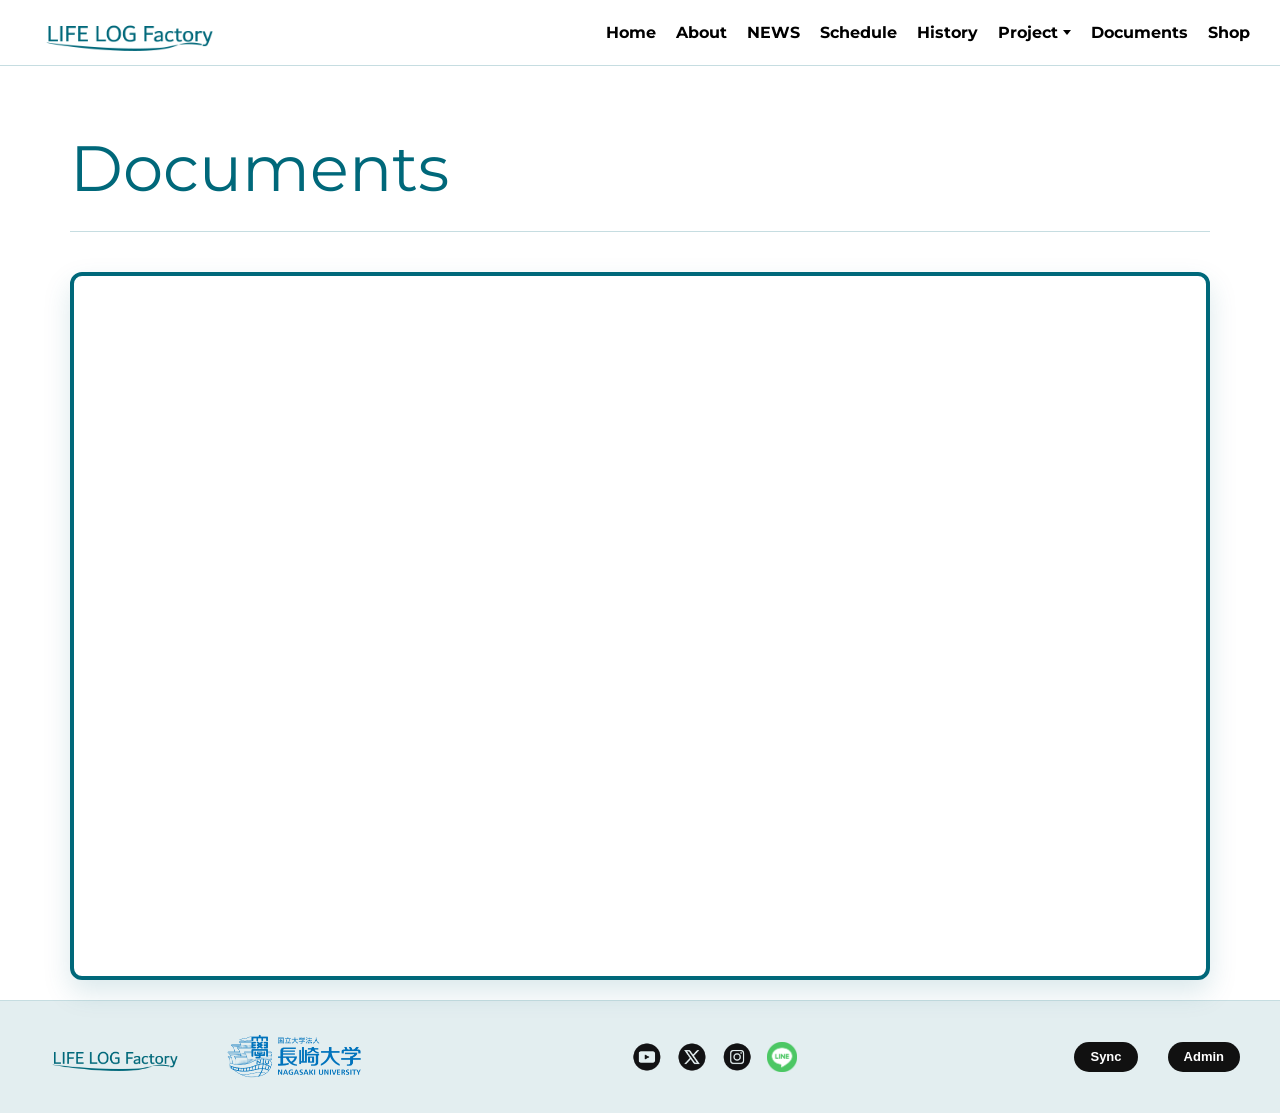
<file: documents.html>
<!DOCTYPE html>
<html lang="ja">
<head>
    <meta charset="UTF-8">
    <meta name="viewport" content="width=device-width, initial-scale=1.0">
    <link rel="stylesheet" href="./assets/css/sanitize.css">
    <link rel="stylesheet" href="./assets/css/style.css">
    <link rel="preconnect" href="https://fonts.googleapis.com">
    <link href="https://fonts.googleapis.com/css2?family=BIZ+UDPMincho:wght@400;500;700&family=Montserrat:wght@400;500;700&display=swap" rel="stylesheet">
    <title>Documents | LIFE LOG Factory</title>
    <style>
        /* iframeのエリア（埋め込み枠）のみのデザイン変更 */
        .drive-embed-wrapper {
            margin-top: 40px;
            border: 4px solid var(--llf-primary); /* 枠線をサークルカラーに変更 */
            border-radius: 12px;
            overflow: hidden;
            box-shadow: 0 12px 28px rgba(0, 104, 122, 0.15); /* 枠に影を適用 */
        }
        
        .drive-embed-wrapper iframe {
            display: block;
            width: 100%;
            height: 700px; /* 視認性を上げるため高さを確保 */
        }

        @media (max-width: 768px) {
            .drive-embed-wrapper iframe {
                height: 450px;
            }
        }
    </style>
</head>
<body>
    <div id="header-placeholder"></div>
    
    <section class="service-section" style="padding-top: 100px;">
        <div class="service-container">
            <div class="service-header fade-in-target">
                <div class="service-title-group">
                    <h1 class="service-main-title">Documents</h1>
                </div>
                <hr class="divider">
            </div>
            
            <div class="rules-content fade-in-target">
                <div class="drive-embed-wrapper">
                    <iframe src="https://drive.google.com/embeddedfolderview?id=1u4NvAb_j9dFVC_7zexurEFTNwjIxKTof#grid" frameborder="0"></iframe>
                </div>
            </div>
        </div>
    </section>

    <div id="footer-placeholder"></div>
    <script src="./assets/js/script.js" defer></script>
    
    <script>
        document.addEventListener('DOMContentLoaded', () => {
            setTimeout(() => {
                document.querySelectorAll('.fade-in-target').forEach(el => {
                    el.classList.add('is-visible');
                });
            }, 100);
        });
    </script>
</body>
</html>
</file>
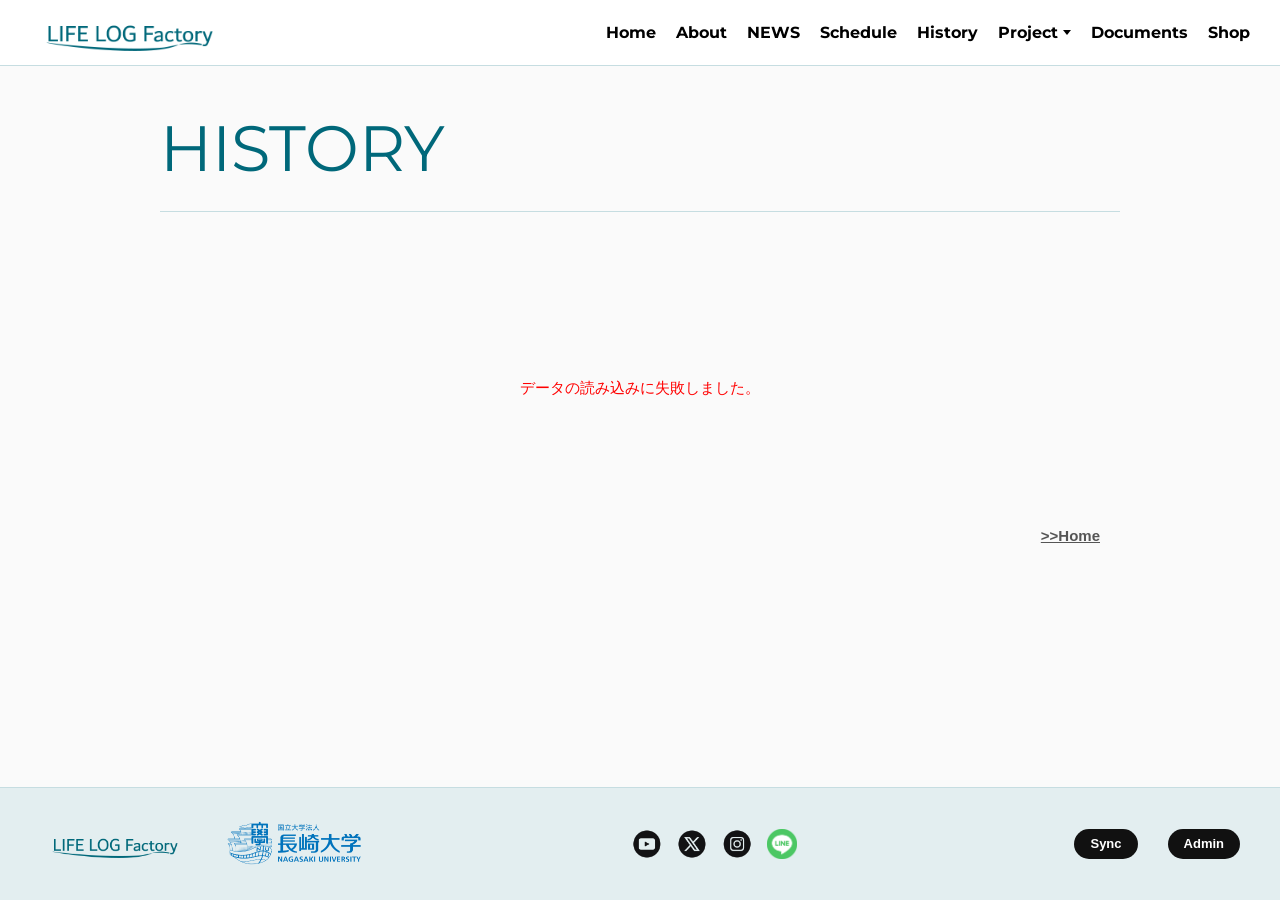
<file: history.html>
<!DOCTYPE html>
<html lang="ja">
<head>
    <meta charset="UTF-8">
    <meta name="viewport" content="width=device-width, initial-scale=1.0">
    <link rel="stylesheet" href="./assets/css/sanitize.css">
    <link rel="stylesheet" href="./assets/css/style.css">
    <link rel="preconnect" href="https://fonts.googleapis.com">
    <link href="https://fonts.googleapis.com/css2?family=BIZ+UDPMincho:wght@400;500;700&family=Montserrat:wght@400;500;700&display=swap" rel="stylesheet">
    <title>HISTORY - LIFE LOG Factory</title>
    <meta name="description" content="LIFE LOG Factoryのこれまでの活動記録です。">
    <meta property="og:site_name" content="LIFE LOG Factory">
    <meta property="og:title" content="HISTORY - LIFE LOG Factory">
    <meta property="og:description" content="LIFE LOG Factoryのこれまでの活動記録です。">
    <link rel="icon" href="./assets/img/LLF-img/favicon.png">
    <link rel="apple-touch-icon" href="./assets/img/LLF-img/favicon.png">
    <style>
        /* =========================================
           レイアウト・フッター固定用
        ========================================= */
        html, body {
            height: 100%;
            margin: 0;
            background-color: #fafafa;
            overflow-x: hidden; 
        }
        body {
            display: flex;
            flex-direction: column;
        }

        .gallery-page-section {
            flex: 1; 
            padding: 100px 0 80px; 
            width: 100%;
            box-sizing: border-box;
        }

        .service-header-wrapper {
            max-width: 1000px;
            margin: 0 auto;
            padding: 0 20px;
        }

        .gallery-page-section .fade-in-target {
            opacity: 1;
            transform: none;
            text-align: left;
            padding: 0;
        }

        /* =========================================
           タイムライン全体
        ========================================= */
        .gallery-list {
            position: relative;
            display: flex;
            flex-direction: column;
            margin-top: 100px;
            padding: 50px 0;
            width: 100%;
        }

        /* =========================================
           超巨大な年号（背景透かし） - 色を濃く修正
        ========================================= */
        .year-divider {
            text-align: center;
            font-size: 35vw; /* 少し大きく */
            font-weight: 900;
            color: rgba(0, 104, 122, 0.08); /* ▼変更：0.03から0.08へ濃くし、見えやすくしました */
            margin: 0;
            line-height: 0;
            position: relative;
            z-index: 0;
            pointer-events: none;
            font-family: var(--llf-font-heading-en), var(--llf-font-heading-ja);
            letter-spacing: -2vw; 
            top: 100px; 
        }

        /* =========================================
           アイテム共通
        ========================================= */
        .gallery-item {
            display: flex;
            width: 100%;
            align-items: center;
            position: relative;
            margin-bottom: 120px; 
            z-index: 3;
        }

        .gallery-item.left { justify-content: flex-start; }
        .gallery-item.right { justify-content: flex-end; }

        /* ▼変更：軸線上のポイント（目的地となる大きな点） */
        .gallery-item::after {
            content: '';
            position: absolute;
            top: 50%;
            width: 24px;   /* 点を少し大きく */
            height: 24px;
            background-color: #fafafa;
            border: 6px solid var(--llf-primary); /* フチを太くして存在感を出す */
            border-radius: 50%;
            transform: translate(-50%, -50%);
            z-index: 4;
            transition: all 0.5s cubic-bezier(0.34, 1.56, 0.64, 1);
        }

        /* ▼追加：目的地から画像へ繋がる点線 */
        .dashed-line {
            position: absolute;
            top: 50%;
            height: 0;
            border-top: 3px dashed var(--llf-primary); /* テーマカラーの点線 */
            opacity: 0.4;
            z-index: 2;
            transition: all 0.8s ease;
        }

        /* =========================================
           画像とテキスト
        ========================================= */
        .gallery-img-wrapper {
            width: 50vw; /* 画像幅を50%に固定し、残りの50%で点線とテキストを展開 */
            aspect-ratio: 16 / 9;
            overflow: hidden;
            position: relative;
            background-color: #eee;
            box-shadow: 0 10px 30px rgba(0, 0, 0, 0.1);
            transform: scale(0.95);
            filter: grayscale(60%);
            transition: all 0.8s cubic-bezier(0.25, 1, 0.5, 1);
        }

        .gallery-img-wrapper img {
            width: 100%;
            height: 100%;
            object-fit: cover;
        }

        /* ▼変更：テキストエリア（緑枠）の位置と幅 */
        .gallery-info {
            position: absolute;
            top: 50%;
            width: 20vw; /* 幅を20vwにして外側に配置 */
            pointer-events: none;
            opacity: 0;
            transform: translateY(10%);
            transition: all 0.8s cubic-bezier(0.25, 1, 0.5, 1);
        }

        .gallery-date {
            display: block;
            font-size: 0.95rem;
            color: #888;
            margin-bottom: 5px; 
            font-family: 'Courier New', Courier, monospace;
            letter-spacing: 1px;
        }

        /* ▼変更：タイトルの主張をさらに抑える */
        .gallery-title {
            font-size: 1.1rem; 
            color: #333; 
            margin: 0;
            line-height: 1.4;
            font-weight: 600; /* 少し細く */
            background: none; 
            padding: 0; 
            text-shadow: none; /* 影も消して完全にフラットに */
        }

        /* -----------------------------------------
           ★ 左画像アイテム（.left）
           ----------------------------------------- */
        .gallery-item.left .gallery-img-wrapper {
            border-radius: 0 24px 24px 0; 
            transform-origin: left center;
        }

        /* テキスト（緑枠）を点線の外側（74vw地点）に配置 */
        .gallery-item.left .gallery-info {
            left: 74vw; 
            text-align: left;
        }

        /* 点線：画像(50vw)から点(70vw)へ繋ぐ */
        .gallery-item.left .dashed-line {
            left: 50vw;
            width: 20vw;
            transform: translateY(-50%);
        }

        /* 左画像用：中央(50)から右(70)へ膨らむ太いS字道 */
        .gallery-item.left::before {
            content: '';
            position: absolute;
            top: -60px; bottom: -60px; 
            left: 0; width: 100vw;
            /* 手書きの赤線に合わせて、内側(70vw)でピークを迎えるカーブ */
            background-image: url("data:image/svg+xml,%3Csvg preserveAspectRatio='none' viewBox='0 0 100 100' xmlns='http://www.w3.org/2000/svg'%3E%3Cpath d='M50,0 C65,20 70,30 70,50 C70,70 65,80 50,100' fill='none' stroke='%2300687a' stroke-opacity='0.25' stroke-width='16' vector-effect='non-scaling-stroke' stroke-linecap='round'/%3E%3C/svg%3E");
            background-size: 100% 100%;
            z-index: 1; pointer-events: none;
        }

        /* 丸ポッチを曲線のピーク(70vw)に配置 */
        .gallery-item.left::after {
            left: 70vw; 
        }

        /* -----------------------------------------
           ★ 右画像アイテム（.right）
           ----------------------------------------- */
        .gallery-item.right .gallery-img-wrapper {
            border-radius: 24px 0 0 24px; 
            transform-origin: right center;
        }

        /* テキスト（緑枠）を点線の外側（右から74vw地点）に配置 */
        .gallery-item.right .gallery-info {
            right: 74vw; 
            text-align: right;
        }

        /* 点線：画像(右から50vw)から点(右から70vw)へ繋ぐ */
        .gallery-item.right .dashed-line {
            right: 50vw;
            width: 20vw;
            transform: translateY(-50%);
        }

        /* 右画像用：中央(50)から左(30)へ膨らむ太いS字道 */
        .gallery-item.right::before {
            content: '';
            position: absolute;
            top: -60px; bottom: -60px;
            left: 0; width: 100vw;
            /* 手書きの赤線に合わせて、内側(30vw)でピークを迎えるカーブ */
            background-image: url("data:image/svg+xml,%3Csvg preserveAspectRatio='none' viewBox='0 0 100 100' xmlns='http://www.w3.org/2000/svg'%3E%3Cpath d='M50,0 C35,20 30,30 30,50 C30,70 35,80 50,100' fill='none' stroke='%2300687a' stroke-opacity='0.25' stroke-width='16' vector-effect='non-scaling-stroke' stroke-linecap='round'/%3E%3C/svg%3E");
            background-size: 100% 100%;
            z-index: 1; pointer-events: none;
        }

        /* 丸ポッチを曲線のピーク(30vw)に配置 */
        .gallery-item.right::after {
            left: 30vw; 
        }

        /* =========================================
           ★ スクロール連動
        ========================================= */
        .gallery-item.is-active .gallery-img-wrapper {
            transform: scale(1);
            filter: grayscale(0%);
            box-shadow: 0 20px 50px rgba(0, 0, 0, 0.2);
        }

        .gallery-item.is-active .gallery-info {
            opacity: 1;
            transform: translateY(-50%); 
        }

        /* アクティブになったら丸ポッチがテーマカラーに点灯 */
        .gallery-item.is-active::after {
            background-color: var(--llf-primary); 
            border-color: var(--llf-primary);
            box-shadow: 0 0 15px rgba(0, 104, 122, 0.4);
            transform: translate(-50%, -50%) scale(1.1);
        }
        
        /* アクティブになったら点線もくっきり表示 */
        .gallery-item.is-active .dashed-line {
            opacity: 0.8;
            border-color: var(--llf-primary); /* 青色に変化させる場合はここを調整 */
        }

        /* =========================================
           スマホ向けレスポンシブ
        ========================================= */
        @media (max-width: 768px) {
            .gallery-page-section { padding-top: 80px; }
            .service-header-wrapper { padding: 0 20px; }
            
            /* スマホでは複雑な曲線を消して、シンプルな直線軸にする */
            .gallery-list::before { 
                display: block; 
                content: '';
                position: absolute;
                top: 0; bottom: 0; left: 30px;
                width: 4px;
                background-color: rgba(0, 104, 122, 0.15);
                transform: translateX(-50%);
                z-index: 1;
            }
            .gallery-item.left::before, .gallery-item.right::before { display: none; }
            .dashed-line { display: none; } /* 点線も消す */
            
            .year-divider { font-size: 40vw; text-align: left; left: 60px; top: 60px; letter-spacing: -1vw; color: rgba(0, 104, 122, 0.08); }
            
            .gallery-item {
                flex-direction: column;
                margin-bottom: 80px;
                padding-left: 0; 
            }
            
            .gallery-item.left, .gallery-item.right {
                justify-content: flex-start; 
                padding-left: 60px; 
                box-sizing: border-box;
            }
            
            .gallery-img-wrapper { 
                width: 100% !important; 
                border-radius: 0 20px 20px 0 !important; 
                transform-origin: left center !important;
                margin-bottom: 15px;
            }

            .gallery-item.left::after, .gallery-item.right::after { 
                left: 30px; 
                width: 16px; height: 16px; border-width: 4px; /* スマホではポッチを少し小さく */
            }
            
            .gallery-info {
                position: relative;
                width: 100%;
                top: auto !important;
                margin-left: 0;
                padding-top: 0;
                transform: translateY(10px); 
            }
            
            .gallery-item.left .gallery-info,
            .gallery-item.right .gallery-info {
                left: auto; right: auto; text-align: left;
            }
            
            .gallery-item.is-active .gallery-info {
                transform: translateY(0);
            }

            .gallery-title { font-size: 1.1rem; }
        }
    </style>
</head>
<body>
    <div id="header-placeholder"></div>

    <section class="gallery-page-section">
        <div class="service-header-wrapper">
            <div class="service-header">
                <h1 class="service-main-title">HISTORY</h1>
                <hr class="divider">
            </div>
        </div>

        <div class="gallery-list" id="gallery-list">
            <p id="loading-text" style="text-align: center; color: #888; padding: 40px 0;">データを読み込んでいます...</p>
        </div>

        <div class="service-header-wrapper" style="margin-top: 60px; text-align: right;">
            <a href="index.html" class="more-link">>>Home</a>
        </div>
    </section>

    <div id="footer-placeholder"></div>
    <script src="./assets/js/script.js" defer></script>
    
    <script>
        document.addEventListener('DOMContentLoaded', async () => {
            const GAS_URL = "https://script.google.com/macros/s/AKfycby5fofJ_EMAWnpYDXLFLfQQD89Ta7gb0ZajMTjx9HeFeAIohgQDOg_k8JvXb3VVCsOz/exec?type=json";
            const galleryList = document.getElementById('gallery-list');

            try {
                const response = await fetch(GAS_URL, { redirect: "follow" });
                const text = await response.text();
                
                let data;
                try {
                    data = JSON.parse(text);
                } catch (e) {
                    throw new Error("データの取得に失敗しました。");
                }

                // URLが存在するデータのみ
                const galleryItems = data.filter(item => item.imageUrl && item.imageUrl.trim() !== "");
                galleryItems.sort((a, b) => new Date(a.date) - new Date(b.date)); 

                galleryList.innerHTML = ''; 

                if (galleryItems.length === 0) {
                    galleryList.innerHTML = '<p style="text-align: center; color: #888;">表示できるデータがありません。</p>';
                    return;
                }

                let currentYear = "";
                let itemIndex = 0; 

                galleryItems.forEach((item, index) => {
                    const dateObj = new Date(item.date);
                    const year = dateObj.getFullYear();
                    
                    if (year !== currentYear) {
                        currentYear = year;
                        const yearBg = document.createElement('div');
                        yearBg.className = 'year-divider';
                        yearBg.textContent = year;
                        galleryList.appendChild(yearBg);
                    }

                    const galleryItem = document.createElement('div');
                    galleryItem.className = `gallery-item ${itemIndex % 2 === 0 ? 'left' : 'right'}`; 
                    itemIndex++; 
                    
                    const formattedDate = item.date.replace(/-/g, '/');
                    let highResUrl = item.imageUrl.replace('sz=w800', 'sz=w1600');

                    // ▼追加：HTML構造に <div class="dashed-line"></div> を追加
                    galleryItem.innerHTML = `
                        <div class="gallery-img-wrapper">
                            <img src="${highResUrl}" alt="${item.title}" loading="lazy">
                        </div>
                        <div class="dashed-line"></div>
                        <div class="gallery-info">
                            <span class="gallery-date">${formattedDate}</span>
                            <h3 class="gallery-title">${item.title}</h3>
                        </div>
                    `;
                    galleryList.appendChild(galleryItem);
                });

                const observerOptions = {
                    root: null,
                    rootMargin: "-35% 0px -35% 0px",
                    threshold: 0
                };

                const observer = new IntersectionObserver((entries) => {
                    entries.forEach(entry => {
                        if (entry.isIntersecting) {
                            entry.target.classList.add('is-active');
                        } else {
                            entry.target.classList.remove('is-active');
                        }
                    });
                }, observerOptions);

                document.querySelectorAll('.gallery-item').forEach(item => {
                    observer.observe(item);
                });

            } catch (error) {
                console.error("エラー:", error);
                galleryList.innerHTML = `<p style="text-align: center; color: red;">データの読み込みに失敗しました。</p>`;
            }
        });
    </script>
</body>
</html>
</file>
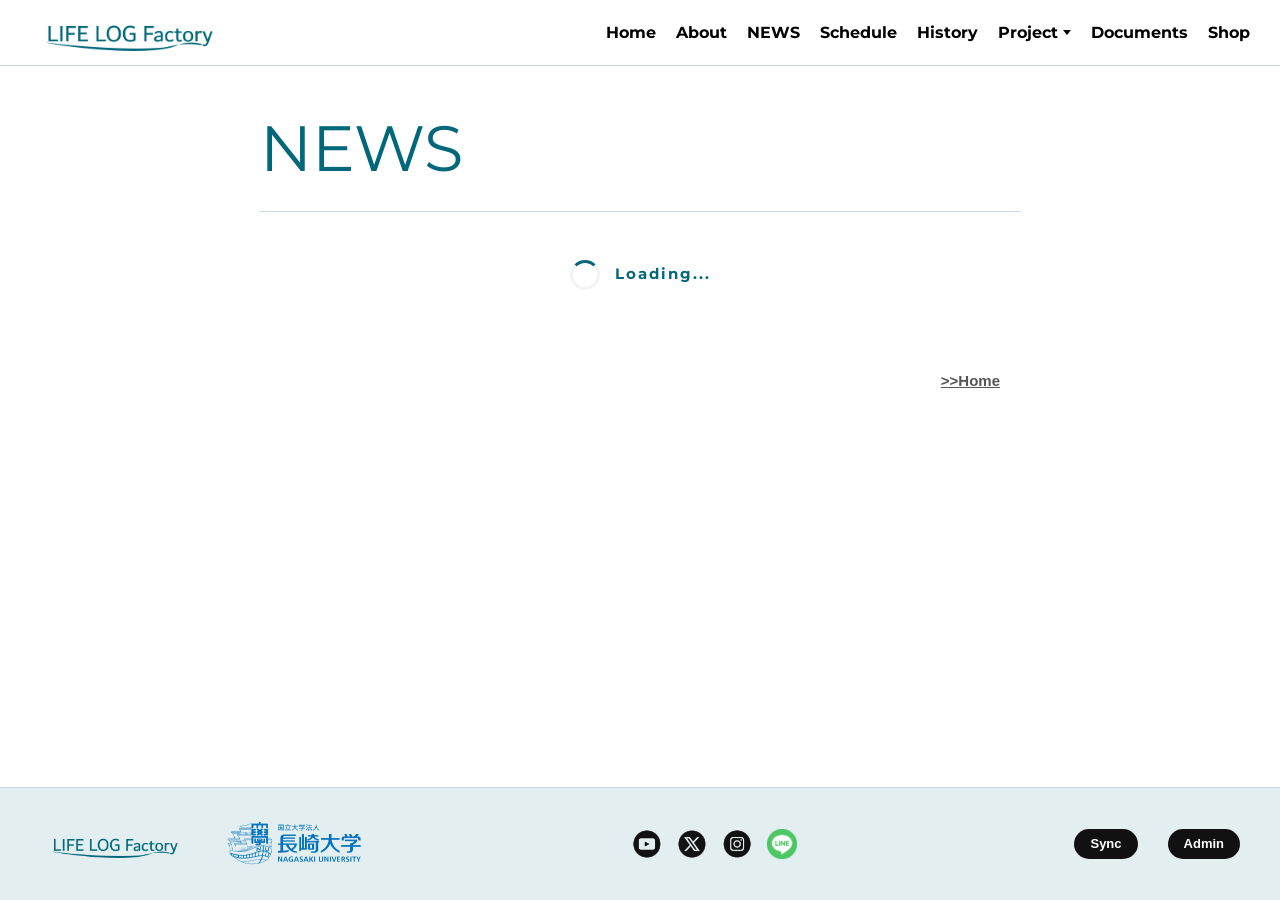
<file: news.html>
<!DOCTYPE html>
<html lang="ja">
<head>
    <meta charset="UTF-8">
    <meta name="viewport" content="width=device-width, initial-scale=1.0">
    <link rel="stylesheet" href="./assets/css/sanitize.css">
    <link rel="stylesheet" href="./assets/css/style.css">
    <link rel="preconnect" href="https://fonts.googleapis.com">
    <link href="https://fonts.googleapis.com/css2?family=BIZ+UDPMincho:wght@400;500;700&family=Montserrat:wght@400;500;700&display=swap" rel="stylesheet">
    <title>NEWS - LIFE LOG Factory</title>
    <meta name="description" content="LIFE LOG Factoryの最新ニュースをお届けします。">
    <meta property="og:site_name" content="LIFE LOG Factory">
    <meta property="og:title" content="NEWS - LIFE LOG Factory">
    <meta property="og:description" content="LIFE LOG Factoryの最新ニュースをお届けします。">
    <meta property="og:url" content="https://life-log-factory.github.io/"> 
    <meta property="og:image" content="https://life-log-factory.github.io/assets/img/LLF-img/ogp-image.jpg">
    <meta property="og:type" content="website">
    <meta name="twitter:card" content="summary_large_image">
    <meta name="twitter:title" content="NEWS - LIFE LOG Factory">
    <meta name="twitter:description" content="LIFE LOG Factoryの最新ニュースをお届けします。">
    <meta name="twitter:image" content="https://life-log-factory.github.io/assets/img/LLF-img/ogp-image.jpg">
    <link rel="icon" href="./assets/img/LLF-img/favicon.png">
    <link rel="apple-touch-icon" href="./assets/img/LLF-img/favicon.png">
    <style>
        /* フッターを常に一番下に固定するための設定 */
        html, body {
            height: 100%;
            margin: 0;
        }
        body {
            display: flex;
            flex-direction: column;
        }

        /* ニュースページ全体のレイアウト */
        .news-page-section {
            /* flex: 1; を指定することで、このエリアが画面の余白をすべて埋め、フッターを下に押しやります */
            flex: 1; 
            padding: 100px 20px 60px; /* ヘッダー分の余白 */
            width: 100%;
            max-width: 800px;
            margin: 0 auto;
            box-sizing: border-box;
        }
    </style>
</head>
<body>
    <div id="header-placeholder"></div>
    <section class="news-page-section">
        <div class="service-header">
            <h1 class="service-main-title">NEWS</h1>
            <hr class="divider">
        </div>
        
        <ul class="news-list" id="news-list"></ul>

        <div class="more-link-wrapper" style="margin-top: 40px; text-align: right;">
            <a href="index.html" class="more-link">>>Home</a>
        </div>
    </section>

    <div id="footer-placeholder"></div>

    <script src="./assets/js/script.js" defer></script>
</body>
</html>
</file>
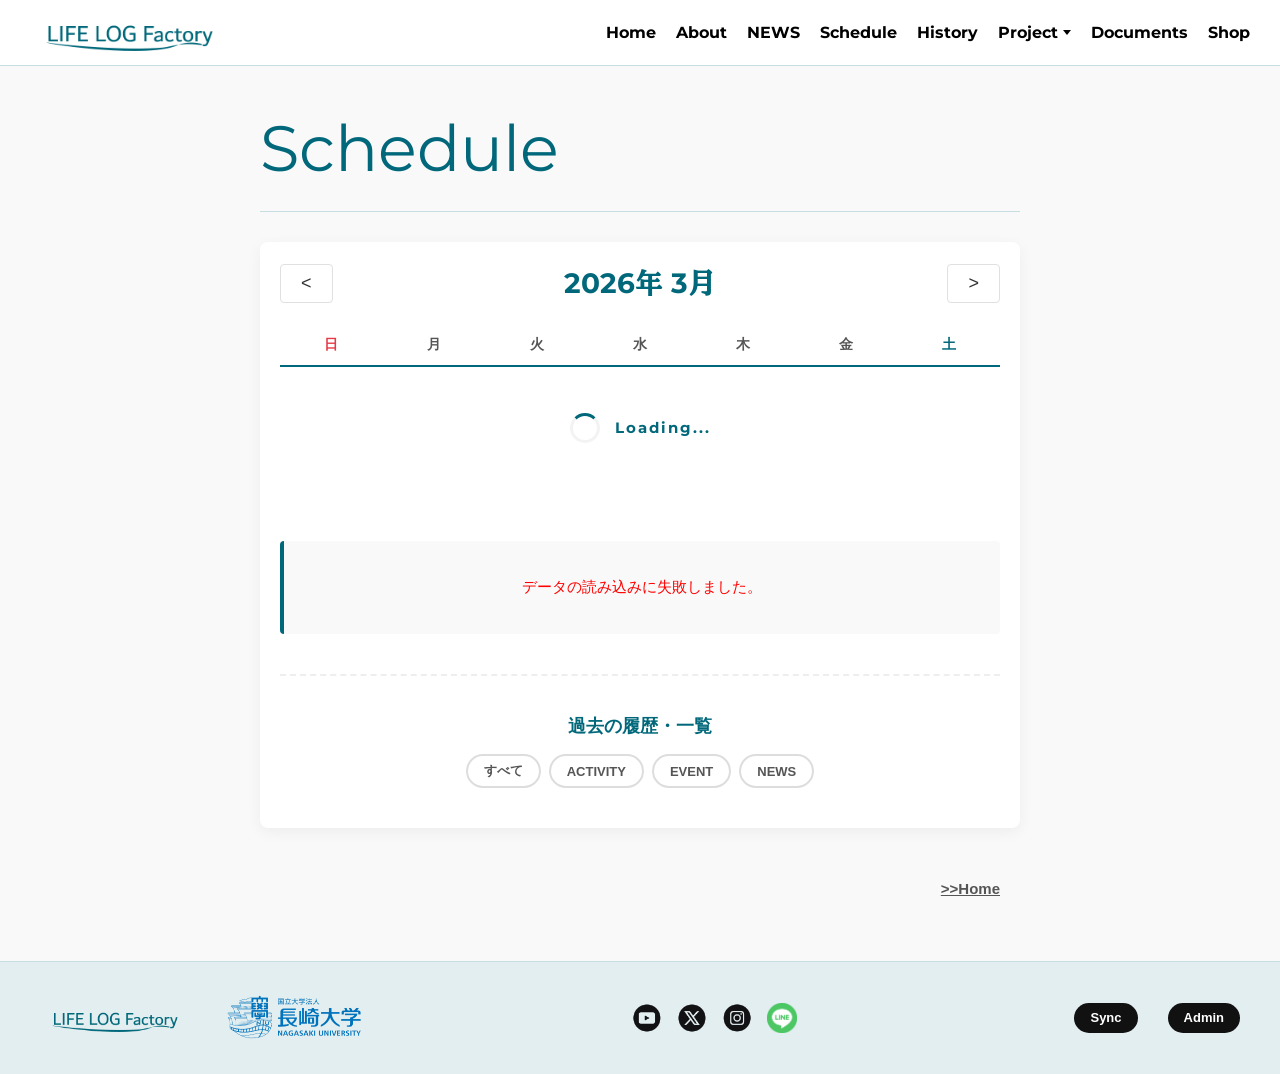
<file: schedule.html>
<!DOCTYPE html>
<html lang="ja">
<head>
    <meta charset="UTF-8">
    <meta name="viewport" content="width=device-width, initial-scale=1.0">
    <link rel="stylesheet" href="./assets/css/sanitize.css">
    <link rel="stylesheet" href="./assets/css/style.css">
    <link rel="preconnect" href="https://fonts.googleapis.com">
    <link href="https://fonts.googleapis.com/css2?family=BIZ+UDPMincho:wght@400;500;700&family=Montserrat:wght@400;500;700&display=swap" rel="stylesheet">
    <title>Schedule - LIFE LOG Factory</title>
    <meta name="description" content="LIFE LOG Factoryの活動日程やイベントスケジュール、過去の活動履歴はこちらから確認できます。">
    <meta property="og:site_name" content="LIFE LOG Factory">
    <meta property="og:title" content="Schedule | LIFE LOG Factory">
    <meta property="og:description" content="LIFE LOG Factoryの活動日程やイベントスケジュール、過去の活動履歴はこちらから確認できます。">
    <meta property="og:url" content="https://life-log-factory.github.io/schedule.html"> 
    <meta property="og:image" content="https://life-log-factory.github.io/assets/img/LLF-img/ogp-image.jpg">
    <meta property="og:type" content="website">
    <meta name="twitter:card" content="summary_large_image">
    <meta name="twitter:title" content="Schedule | LIFE LOG Factory">
    <meta name="twitter:description" content="LIFE LOG Factoryの活動日程やイベントスケジュール、過去の活動履歴はこちらから確認できます。">
    <meta name="twitter:image" content="https://life-log-factory.github.io/assets/img/LLF-img/ogp-image.jpg">
    <link rel="icon" href="./assets/img/LLF-img/favicon.png">
    <link rel="apple-touch-icon" href="./assets/img/LLF-img/favicon.png">
    <style>
        /* フッターを常に一番下に固定するための設定 */
        html, body {
            height: 100%;
            margin: 0;
        }
        body {
            display: flex;
            flex-direction: column;
            background-color: #f9f9f9; /* カレンダーに合うように少しグレーの背景に */
        }

        /* ページ全体のレイアウト */
        .schedule-page-section {
            flex: 1; 
            padding: 100px 20px 60px; /* ヘッダー分の余白 */
            width: 100%;
            max-width: 800px; /* カレンダーの幅に合わせる */
            margin: 0 auto;
            box-sizing: border-box;
        }
    </style>
</head>
<body>
    <div id="header-placeholder"></div>
    <section class="schedule-page-section">
        <div class="service-header" style="margin-bottom: 30px;">
            <h1 class="service-main-title">Schedule</h1>
            <hr class="divider">
        </div>
        
        <div class="custom-calendar-wrapper">
            <div class="calendar-header">
                <button id="prev-month" class="cal-btn">&lt;</button>
                <h2 id="calendar-month-year">2026年 3月</h2>
                <button id="next-month" class="cal-btn">&gt;</button>
            </div>
            <table class="calendar-table">
                <thead>
                    <tr>
                        <th style="color: #e63946;">日</th><th>月</th><th>火</th><th>水</th><th>木</th><th>金</th><th style="color: var(--llf-primary);">土</th>
                    </tr>
                </thead>
                <tbody id="calendar-body">
                    </tbody>
            </table>
            
            <div id="calendar-details" class="calendar-details">
                <p class="details-placeholder">日付をクリックすると予定やニュースが表示されます。</p>
            </div>
            
            <div class="calendar-list-section" style="margin-top: 40px; padding-top: 20px; border-top: 2px dashed #eee;">
                <h3 style="color: var(--llf-primary); margin-bottom: 15px; text-align: center;">過去の履歴・一覧</h3>
                <div class="tab-buttons" style="display: flex; flex-wrap: wrap; gap: 8px; margin-bottom: 20px; justify-content: center;">
                    <button class="filter-tab" data-type="ALL">すべて</button>
                    <button class="filter-tab" data-type="ACTIVITY">ACTIVITY</button>
                    <button class="filter-tab" data-type="EVENT">EVENT</button>
                    <button class="filter-tab" data-type="NEWS">NEWS</button>
                </div>
                <ul class="news-list" id="filtered-event-list">
                    </ul>
            </div>
        </div>
        <div class="more-link-wrapper" style="margin-top: 40px; text-align: right;">
            <a href="index.html" class="more-link">>>Home</a>
        </div>
    </section>

    <div id="footer-placeholder"></div>

    <script src="./assets/js/script.js" defer></script>
</body>
</html>
</file>
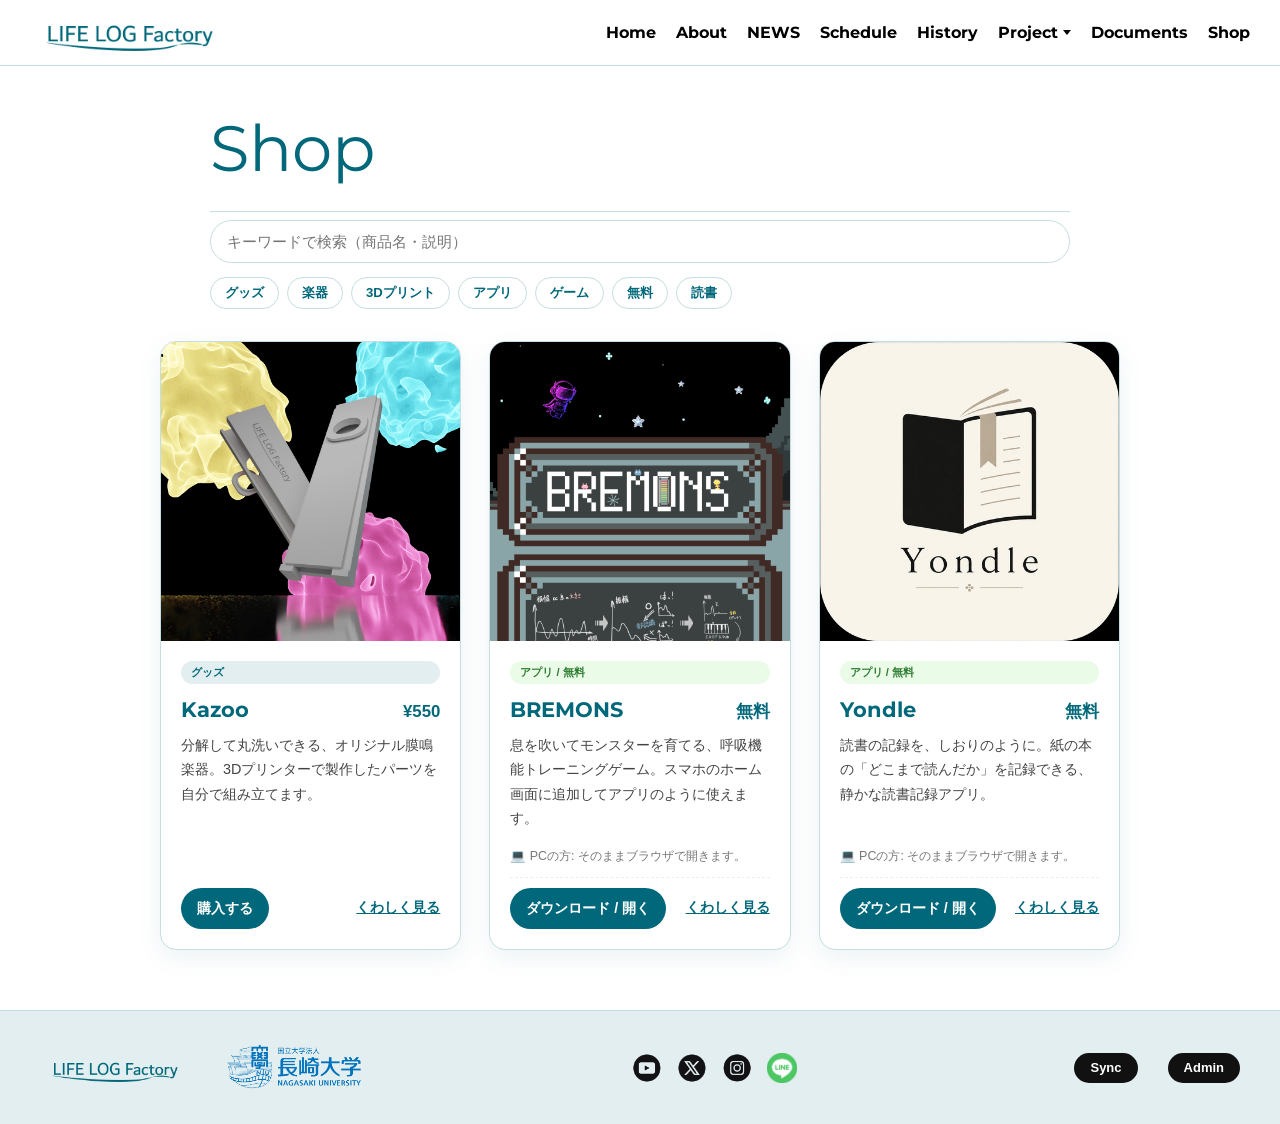
<file: shop.html>
<!DOCTYPE html>
<html lang="ja">
<head>
    <meta charset="UTF-8">
    <meta name="viewport" content="width=device-width, initial-scale=1.0">
    <link rel="stylesheet" href="./assets/css/sanitize.css">
    <link rel="stylesheet" href="./assets/css/style.css">
    <link rel="preconnect" href="https://fonts.googleapis.com">
    <link href="https://fonts.googleapis.com/css2?family=BIZ+UDPMincho:wght@400;500;700&family=Montserrat:wght@400;500;700&display=swap" rel="stylesheet">
    <title>Shop - LIFE LOG Factory</title>
    <meta name="description" content="LIFE LOG Factoryが製作したグッズやアプリの一覧です。">
    <meta property="og:site_name" content="LIFE LOG Factory">
    <meta property="og:title" content="Shop | LIFE LOG Factory">
    <meta property="og:description" content="LIFE LOG Factoryが製作したグッズやアプリの一覧です。">
    <meta property="og:type" content="website">
    <link rel="icon" href="./assets/img/LLF-img/favicon.png">
    <link rel="apple-touch-icon" href="./assets/img/LLF-img/favicon.png">

    <style>
        .shop-section {
            max-width: 1000px;
            margin: 0 auto;
            padding: 0 20px 60px;
        }

        .shop-filters {
            margin-bottom: 32px;
        }
        .shop-search {
            width: 100%;
            box-sizing: border-box;
            padding: 12px 16px;
            border: 1px solid var(--llf-teal-200);
            border-radius: 24px;
            font-size: 0.95rem;
            margin-bottom: 14px;
        }
        .shop-search:focus {
            outline: none;
            border-color: var(--llf-primary);
        }
        .shop-tags {
            display: flex;
            flex-wrap: wrap;
            gap: 8px;
        }
        .shop-tag-btn {
            border: 1px solid var(--llf-teal-200);
            background: var(--llf-white);
            color: var(--llf-primary);
            border-radius: 20px;
            padding: 6px 14px;
            font-size: 0.82rem;
            font-weight: bold;
            cursor: pointer;
            transition: background 0.15s, color 0.15s;
        }
        .shop-tag-btn:hover {
            background: var(--llf-teal-100);
        }
        .shop-tag-btn.active {
            background: var(--llf-primary);
            color: #fff;
            border-color: var(--llf-primary);
        }

        .shop-empty {
            text-align: center;
            color: #888;
            padding: 40px 0;
            font-size: 0.9rem;
        }

        .shop-grid {
            display: grid;
            grid-template-columns: repeat(auto-fit, minmax(260px, 1fr));
            gap: 28px;
        }

        .shop-card {
            background: var(--llf-white);
            border: 1px solid var(--llf-teal-200);
            border-radius: 16px;
            overflow: hidden;
            box-shadow: 0 8px 24px rgba(0, 104, 122, 0.08);
            display: flex;
            flex-direction: column;
        }
        .shop-card-image {
            width: 100%;
            aspect-ratio: 1 / 1;
            overflow: hidden;
            background: #000;
        }
        .shop-card-image img {
            width: 100%;
            height: 100%;
            object-fit: cover;
            display: block;
        }
        .shop-card-body {
            padding: 20px;
            display: flex;
            flex-direction: column;
            flex: 1;
        }
        .shop-card-top {
            display: flex;
            justify-content: space-between;
            align-items: baseline;
            gap: 10px;
            margin-bottom: 8px;
        }
        .shop-card-name {
            font-family: var(--llf-font-heading-en), var(--llf-font-heading-ja);
            font-size: 1.3rem;
            color: var(--llf-primary);
            margin: 0;
        }
        .shop-card-price {
            font-weight: bold;
            color: var(--llf-primary);
            white-space: nowrap;
            font-size: 1.05rem;
        }
        .shop-badge {
            display: inline-block;
            font-size: 0.7rem;
            font-weight: bold;
            padding: 3px 10px;
            border-radius: 20px;
            margin-bottom: 10px;
        }
        .shop-badge-physical { background: var(--llf-teal-100); color: var(--llf-primary); }
        .shop-badge-app { background: #eafbe7; color: #2e7d32; }

        .shop-card-desc {
            font-size: 0.9rem;
            line-height: 1.7;
            color: #444;
            flex: 1;
            margin: 0 0 16px;
        }

        .shop-cta-row {
            display: flex;
            flex-wrap: wrap;
            gap: 10px;
            align-items: center;
            justify-content: space-between;
        }
        .shop-btn {
            display: inline-flex;
            align-items: center;
            justify-content: center;
            padding: 10px 16px;
            border-radius: 24px;
            font-weight: bold;
            font-size: 0.9rem;
            text-decoration: none;
            white-space: nowrap;
            transition: opacity 0.2s, transform 0.15s;
        }
        .shop-btn:hover { transform: translateY(-1px); }
        .shop-btn-primary {
            background: var(--llf-primary);
            color: #fff;
        }
        .shop-btn-primary:hover { opacity: 0.9; }
        .shop-btn-disabled {
            background: #eee;
            color: #999;
            cursor: default;
        }
        .shop-btn-secondary {
            padding: 10px 0;
            color: var(--llf-primary);
            font-size: 0.85rem;
            font-weight: bold;
            text-decoration: underline;
        }

        .shop-os-hint {
            width: 100%;
            font-size: 0.78rem;
            color: #777;
            line-height: 1.6;
            margin-bottom: 10px;
            padding-bottom: 10px;
            border-bottom: 1px dashed #eee;
        }
    </style>
</head>
<body>
    <div id="header-placeholder"></div>

    <section class="service-section" style="padding-top: 100px;">
        <div class="shop-section">
            <div class="service-header fade-in-target">
                <div class="service-title-group">
                    <h1 class="service-main-title">Shop</h1>
                </div>
                <hr class="divider">
            </div>

            <div class="shop-filters fade-in-target">
                <input type="text" id="shop-search" class="shop-search" placeholder="キーワードで検索（商品名・説明）">
                <div class="shop-tags" id="shop-tags"></div>
            </div>

            <div class="shop-grid" id="shop-grid"></div>
            <p class="shop-empty" id="shop-empty" style="display:none;">該当する商品・アプリが見つかりませんでした。</p>
        </div>
    </section>

    <div id="footer-placeholder"></div>
    <script src="./assets/js/script.js" defer></script>
    <script src="./assets/js/products-data.js"></script>
    <script>
        function detectOS() {
            const ua = navigator.userAgent;
            if (/iPhone|iPad|iPod/.test(ua)) return 'ios';
            if (/Android/.test(ua)) return 'android';
            return 'desktop';
        }

        function appHint() {
            const os = detectOS();
            if (os === 'ios') {
                return '📱 iPhoneの方: 開いた後、共有ボタン（□に↑）から「ホーム画面に追加」でアプリのように使えます。';
            }
            if (os === 'android') {
                return '📱 Androidの方: 開くと画面下または上部に「インストール」の案内が出ます。';
            }
            return '💻 PCの方: そのままブラウザで開きます。';
        }

        function yen(n) {
            return '¥' + n.toLocaleString('ja-JP');
        }

        function renderCard(p) {
            const badge = p.type === 'physical'
                ? '<span class="shop-badge shop-badge-physical">グッズ</span>'
                : '<span class="shop-badge shop-badge-app">アプリ / 無料</span>';

            const priceLabel = p.type === 'physical' ? yen(p.price) : '無料';

            let cta = '';
            if (p.type === 'physical') {
                cta = p.status === 'available' && p.buyUrl
                    ? `<a class="shop-btn shop-btn-primary" href="${p.buyUrl}" target="_blank" rel="noopener">購入する</a>`
                    : `<span class="shop-btn shop-btn-disabled">準備中</span>`;
            } else {
                cta = `<a class="shop-btn shop-btn-primary" href="${p.appUrl}">ダウンロード / 開く</a>`;
            }

            const detailLink = p.detailUrl
                ? `<a class="shop-btn shop-btn-secondary" href="${p.detailUrl}">くわしく見る</a>`
                : '';

            const osHint = p.type === 'app' ? `<div class="shop-os-hint">${appHint()}</div>` : '';

            return `
                <div class="shop-card">
                    <div class="shop-card-image"><img src="${p.image}" alt="${p.name}"></div>
                    <div class="shop-card-body">
                        ${badge}
                        <div class="shop-card-top">
                            <h2 class="shop-card-name">${p.name}</h2>
                            <span class="shop-card-price">${priceLabel}</span>
                        </div>
                        <p class="shop-card-desc">${p.description}</p>
                        ${osHint}
                        <div class="shop-cta-row">
                            ${cta}
                            ${detailLink}
                        </div>
                    </div>
                </div>
            `;
        }

        // --- タグ絞り込み・キーワード検索 ---
        const gridEl = document.getElementById('shop-grid');
        const emptyEl = document.getElementById('shop-empty');
        const searchEl = document.getElementById('shop-search');
        const tagsEl = document.getElementById('shop-tags');

        const allTags = [...new Set(PRODUCTS.flatMap((p) => p.tags || []))];
        const activeTags = new Set();

        function renderTagButtons() {
            tagsEl.innerHTML = allTags.map((tag) => `<button type="button" class="shop-tag-btn" data-tag="${tag}">${tag}</button>`).join('');
            tagsEl.querySelectorAll('.shop-tag-btn').forEach((btn) => {
                btn.addEventListener('click', () => {
                    const tag = btn.dataset.tag;
                    if (activeTags.has(tag)) {
                        activeTags.delete(tag);
                        btn.classList.remove('active');
                    } else {
                        activeTags.add(tag);
                        btn.classList.add('active');
                    }
                    update();
                });
            });
        }

        function matchesFilters(p) {
            const keyword = searchEl.value.trim().toLowerCase();
            const matchesKeyword = !keyword
                || p.name.toLowerCase().includes(keyword)
                || p.description.toLowerCase().includes(keyword);
            const matchesTags = [...activeTags].every((tag) => (p.tags || []).includes(tag));
            return matchesKeyword && matchesTags;
        }

        function update() {
            const filtered = PRODUCTS.filter(matchesFilters);
            gridEl.innerHTML = filtered.map(renderCard).join('');
            emptyEl.style.display = filtered.length ? 'none' : 'block';
        }

        searchEl.addEventListener('input', update);
        renderTagButtons();
        update();
    </script>
</body>
</html>
</file>
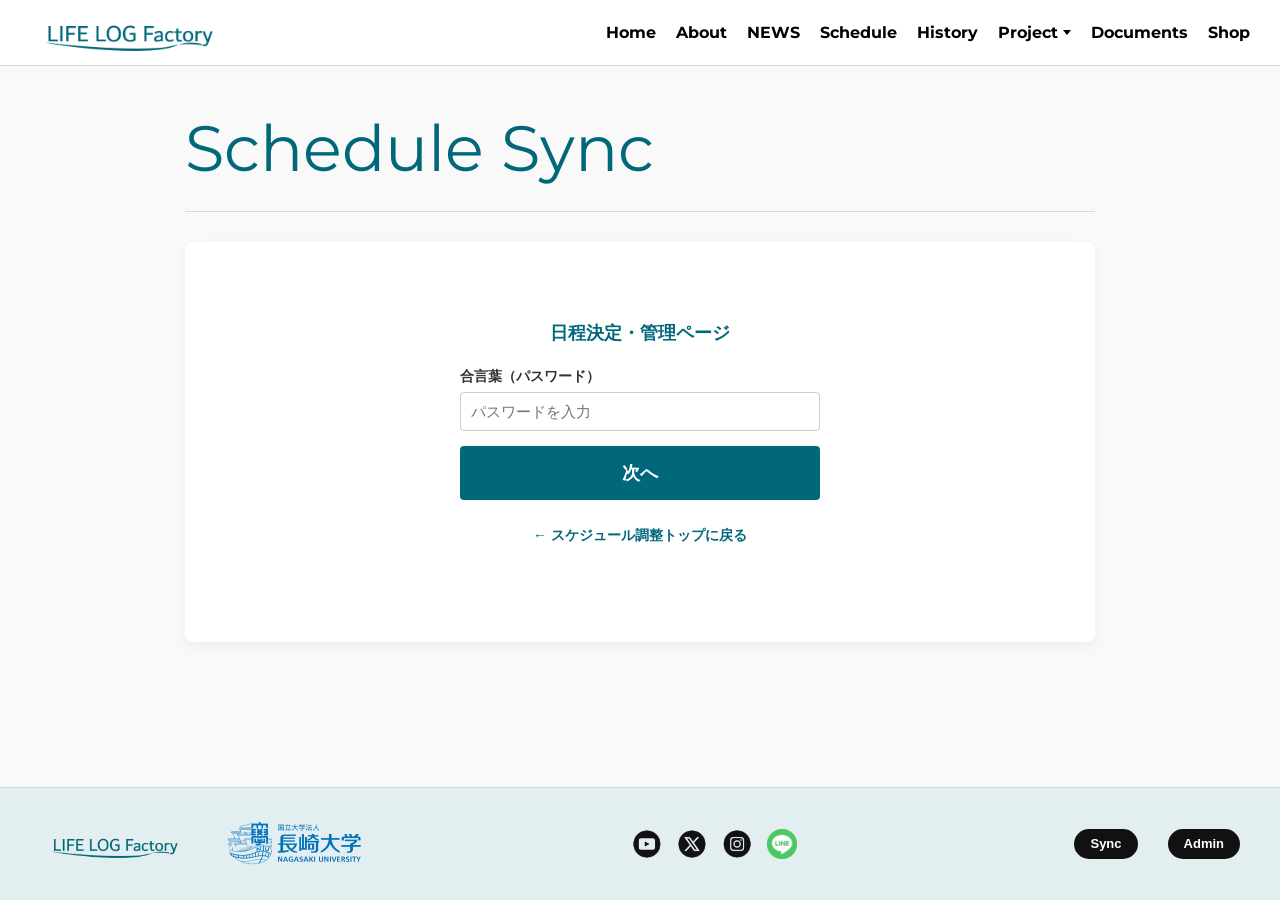
<file: summary.html>
<!DOCTYPE html>
<html lang="ja">
<head>
    <meta charset="UTF-8">
    <meta name="viewport" content="width=device-width, initial-scale=1.0, maximum-scale=1.0, user-scalable=no">
    <link rel="stylesheet" href="./assets/css/sanitize.css">
    <link rel="stylesheet" href="./assets/css/style.css?v=20">
    <link rel="preconnect" href="https://fonts.googleapis.com">
    <link href="https://fonts.googleapis.com/css2?family=BIZ+UDPMincho:wght@400;500;700&family=Montserrat:wght@400;500;700&display=swap" rel="stylesheet">
    <title>Schedule Sync - LIFE LOG Factory</title>
    <link rel="icon" href="./assets/img/LLF-img/favicon.png">
    <link rel="apple-touch-icon" href="./assets/img/LLF-img/favicon.png">
    <style>
        body { background-color: #f9f9f9; overscroll-behavior-y: none; }
        .sync-page-section { flex: 1; padding: 100px 20px 60px; width: 100%; max-width: 950px; margin: 0 auto; box-sizing: border-box; }
        .sync-container { background: #fff; border-radius: 8px; box-shadow: 0 4px 15px rgba(0,0,0,0.05); overflow: hidden; min-height: 400px; padding-bottom: 20px; }
        
        .auth-box { max-width: 400px; margin: 40px auto; padding: 20px; text-align: left; }
        .form-group { margin-bottom: 20px; }
        .form-group label { display: block; font-weight: bold; margin-bottom: 8px; color: #333; font-size: 16px; }
        .form-control { width: 100%; padding: 12px; border: 1px solid #ccc; border-radius: 4px; font-size: 16px; box-sizing: border-box; font-family: inherit;}
        textarea.form-control { resize: vertical; }
        .btn-primary { width: 100%; padding: 15px; background: var(--llf-primary); color: #fff; border: none; border-radius: 4px; font-size: 18px; font-weight: bold; cursor: pointer; transition: 0.3s; }
        .btn-primary:hover { filter: brightness(0.85); }
        .error-msg { color: #dc3545; margin-top: 10px; display: none; font-weight: bold; font-size: 14px; text-align: center; }
        .back-link { display: block; text-align: center; margin-top: 25px; color: var(--llf-primary); text-decoration: none; font-weight: bold; font-size: 14px; }
        .back-link:hover { text-decoration: underline; }

        #screen-password { display: block; text-align: center; } 
        #screen-main { display: none; }

        .sync-header { background: var(--llf-primary); color: #fff; padding: 15px 20px; display: flex; justify-content: space-between; align-items: center; }
        .header-title { font-weight: bold; font-size: 18px; }
        .btn-home { background: rgba(255,255,255,0.1); border: 1px solid rgba(255,255,255,0.5); color: #fff; padding: 6px 12px; border-radius: 20px; font-size: 13px; font-weight: bold; cursor: pointer; transition: 0.2s; text-decoration: none;}
        .btn-home:hover { background: rgba(255,255,255,0.3); }

        .controls-area { padding: 20px; background: #fafafa; border-bottom: 1px solid #eee; }
        .week-nav { display: flex; justify-content: center; align-items: center; margin-bottom: 20px; gap: 15px; }
        .week-btn { background: #fff; border: 1px solid #ccc; border-radius: 4px; padding: 8px 15px; cursor: pointer; font-weight: bold; font-size: 15px; color: #333; }
        .week-label { font-size: 18px; font-weight: bold; color: var(--llf-primary); min-width: 200px; text-align: center; }
        .filter-section { background: #fff; border: 1px solid #ddd; padding: 15px; border-radius: 6px; margin-bottom: 20px; }
        .filter-title { font-weight: bold; color: var(--llf-primary); margin-bottom: 10px; font-size: 15px; border-bottom: 2px solid #eee; padding-bottom: 5px; display: flex; align-items: center;}
        .btn-toggle-all { margin-left: 15px; font-size: 12px; padding: 4px 10px; border: 1px solid #ccc; background: #fff; border-radius: 4px; cursor: pointer; color: #555; font-weight: bold;}
        .btn-toggle-all:hover { background: #eee; }
        .member-filters { display: flex; flex-wrap: wrap; gap: 10px; }
        .filter-label { display: flex; align-items: center; font-size: 14px; background: #f0f4ff; padding: 5px 10px; border-radius: 20px; cursor: pointer; border: 1px solid #cce0ff; }
        .filter-label input { margin-right: 5px; cursor: pointer; }
        .holiday-filter-label { display: flex; align-items: center; font-size: 14px; background: #fff3cd; padding: 5px 10px; border-radius: 20px; cursor: pointer; border: 1px solid #ffeeba; font-weight: bold; color: #856404; }
        .holiday-filter-label input { margin-right: 5px; cursor: pointer; }
        .online-toggle-wrapper { display: flex; justify-content: flex-end; align-items: center; padding: 0 20px 10px; }
        .online-toggle { display: inline-flex; align-items: center; font-weight: bold; color: #d9534f; font-size: 13px; background: #fff0f0; padding: 6px 12px; border-radius: 4px; border: 1px dashed #d9534f; cursor: pointer; transition: 0.2s;}
        .online-toggle:hover { background: #ffe6e6; }
        .online-toggle input { margin-right: 6px; transform: scale(1.1); cursor: pointer;}

        .recommendation-section { display: flex; flex-direction: column; gap: 10px; }
        .rec-card { background: #fff; border: 2px solid #ccc; border-radius: 6px; padding: 12px 15px; display: flex; justify-content: space-between; align-items: center; cursor: pointer; transition: 0.2s; position: relative;}
        .rec-card:hover { transform: translateY(-2px); box-shadow: 0 4px 8px rgba(0,0,0,0.1); }
        .rec-card.rank-1 { border-color: #ffc107; background: #fffdf5; box-shadow: 0 2px 5px rgba(255, 193, 7, 0.2); }
        .rank-badge { position: absolute; top: -10px; left: 10px; background: #ffc107; color: #000; font-size: 11px; font-weight: bold; padding: 2px 8px; border-radius: 10px; border: 1px solid #e0a800;}
        .rec-card.rank-2 .rank-badge { background: #e2e6ea; border-color: #ccc; color: #333; }
        
        .rec-type { font-weight: bold; font-size: 13px; color: #fff; padding: 3px 8px; border-radius: 4px; margin-bottom: 5px; display: inline-block;}
        .type-face { background: #28a745; }
        .type-online { background: #17a2b8; }
        .type-hybrid { background: #6f42c1; }
        .rec-info { flex: 1; margin-top: 5px;}
        .rec-time { font-size: 16px; font-weight: bold; color: #333; }
        .rec-count { font-size: 14px; color: #666; margin-top: 3px; }
        .rec-btn { background: #eee; color: #333; font-weight: bold; border: 1px solid #ccc; padding: 8px 15px; border-radius: 20px; font-size: 13px; pointer-events: none; }
        .rec-card.rank-1 .rec-btn { background: #ffc107; color: #000; border: none; }

        .timetable-wrapper { width: 100%; overflow-x: auto; overflow-y: auto; max-height: 55vh; border: 2px solid #888; border-radius: 4px; box-shadow: inset 0 0 5px rgba(0,0,0,0.05); -webkit-overflow-scrolling: touch; position: relative; scroll-behavior: smooth; }
        .timetable { display: grid; grid-template-columns: 90px repeat(7, minmax(65px, 1fr)); width: 100%; min-width: 580px; }
        .tt-cell { border-right: 1px solid #ccc; text-align: center; user-select: none; box-sizing: border-box; }
        .tt-header { background: #f4f7f6; font-weight: bold; font-size: 16px; padding: 12px 0; color: #333; position: sticky; top: 0; z-index: 10; border-bottom: 2px solid #666; line-height: 1.4; }
        .tt-corner { position: sticky; top: 0; left: 0; z-index: 15; background: #e9ecef; border-right: 2px solid #666; border-bottom: 2px solid #666; }
        .half-border { border-bottom: 1px dotted #aaa; }
        .hour-border { border-bottom: 1px solid #666 !important; }
        .tt-time { background: #f4f7f6; font-size: 16px; font-weight: bold; color: #333; position: sticky; left: 0; z-index: 5; border-right: 2px solid #666; display: flex; justify-content: flex-end; align-items: flex-start; padding-right: 8px; border-bottom: none !important; }
        .tt-time span { position: relative; top: -12px; }
        .tt-blackout { height: 22px; background-color: #444; border-bottom: 1px solid #222; border-right: 1px solid #222;}
        .tt-blackout-time { height: 22px; background: #f4f7f6; border-right: 2px solid #666; border-bottom: none; position: sticky; left: 0; z-index: 5; display: flex; justify-content: flex-end; align-items: flex-start; padding-right: 8px;}
        .tt-blackout-time span { position: relative; top: -12px; font-size: 16px; font-weight: bold; color: #333;}
        
        .tt-slot { height: 45px; background-color: #e2e6ea; cursor: crosshair; transition: 0.1s; position: relative; display: flex; justify-content: center; align-items: center; font-weight: bold; color: #333; font-size: 14px;}
        .tt-slot.selected { border: 3px solid #ffc107 !important; box-shadow: inset 0 0 10px rgba(255, 193, 7, 0.5); z-index: 2; color: #000; text-shadow: 0 0 3px #fff;}
        .tt-slot.disabled { background-color: #ddd !important; color: #999 !important; cursor: not-allowed; }
        
        .tt-slot.existing-event { background-color: #ffcccc !important; color: #c82333 !important; font-size: 11px; flex-direction: column; cursor: not-allowed; border: 1px solid #ff9999; z-index: 1;}
        .tt-slot.existing-activity { background-color: #cce5ff !important; color: #004085 !important; font-size: 11px; flex-direction: column; cursor: not-allowed; border: 1px solid #99c2ff; z-index: 1;}
        .tt-slot.existing-event, .tt-slot.existing-activity { overflow: hidden; white-space: nowrap; text-overflow: ellipsis; padding: 0 2px; }
        
        .tt-slot.past-time { background-color: #222 !important; border-right: 1px solid #111 !important; border-bottom: 1px solid #111 !important; cursor: not-allowed; }

        .action-area { text-align: center; margin-top: 25px; padding: 0 20px; }
        .btn-decide { padding: 15px 50px; background: #ff4757; color: #fff; border: none; border-radius: 30px; font-size: 18px; font-weight: bold; cursor: pointer; box-shadow: 0 4px 6px rgba(0,0,0,0.1); transition: 0.3s; opacity: 0.5; pointer-events: none; }
        .btn-decide.active { opacity: 1; pointer-events: auto; }
        .btn-decide.active:hover { transform: translateY(-2px); box-shadow: 0 6px 8px rgba(0,0,0,0.15); background: #ff6b81; }
        
        .modal-overlay { position: fixed; top: 0; left: 0; width: 100%; height: 100%; background: rgba(0,0,0,0.6); z-index: 100; display: none; justify-content: center; align-items: center; }
        .modal-content { background: #fff; width: 90%; max-width: 450px; border-radius: 8px; padding: 25px; box-shadow: 0 10px 30px rgba(0,0,0,0.2); }
        .modal-title { font-size: 20px; font-weight: bold; color: var(--llf-primary); margin-bottom: 15px; text-align: center; border-bottom: 2px solid #eee; padding-bottom: 10px; }
        .selected-time-display { background: var(--llf-teal-100); padding: 10px; border-radius: 4px; font-weight: bold; color: var(--llf-primary); text-align: center; margin-bottom: 20px; }
        .form-group { margin-bottom: 15px; }
        .form-group label { display: block; font-weight: bold; margin-bottom: 5px; color: #333; font-size: 14px; }
        .form-control { width: 100%; padding: 10px; border: 1px solid #ccc; border-radius: 4px; font-size: 15px; box-sizing: border-box; }
        .modal-btns { display: flex; gap: 10px; margin-top: 25px; }
        .btn-cancel { flex: 1; padding: 12px; background: #eee; color: #555; border: none; border-radius: 4px; font-weight: bold; cursor: pointer; }
        .btn-submit { flex: 1; padding: 12px; background: #00cc00; color: #fff; border: none; border-radius: 4px; font-weight: bold; cursor: pointer; }

        #loading-overlay { display: none; position: fixed; top: 0; left: 0; width: 100%; height: 100%; background: rgba(255,255,255,0.8); z-index: 9999; justify-content: center; align-items: center; flex-direction: column; }
        .spinner { border: 4px solid #f3f3f3; border-top: 4px solid var(--llf-primary); border-radius: 50%; width: 40px; height: 40px; animation: spin 1s linear infinite; margin-bottom: 10px; }
        @keyframes spin { 0% { transform: rotate(0deg); } 100% { transform: rotate(360deg); } }
    </style>
</head>
<body>
    <div id="header-placeholder"></div>

    <div id="loading-overlay">
        <div class="spinner"></div>
        <div style="font-weight:bold; color:var(--llf-primary);">データを読み込み中...</div>
    </div>

    <section class="sync-page-section">
        <div class="service-header" style="margin-bottom: 30px;">
            <h1 class="service-main-title">Schedule Sync</h1>
            <hr class="divider">
        </div>

        <div class="sync-container">
            <div id="screen-password">
                <div class="auth-box">
                    <h3 style="text-align:center; color:var(--llf-primary); margin-bottom: 20px;">日程決定・管理ページ</h3>
                    <div class="form-group">
                        <label>合言葉（パスワード）</label>
                        <input type="password" id="sys-password" class="form-control" placeholder="パスワードを入力">
                    </div>
                    <button class="btn-primary" onclick="checkPassword()">次へ</button>
                    <p id="pass-error" class="error-msg">パスワードが違います。</p>
                    <a href="sync.html" class="back-link">← スケジュール調整トップに戻る</a>
                </div>
            </div>

            <div id="screen-main">
                <div class="sync-header">
                    <div class="header-title">みんなの空き状況</div>
                    <a href="sync.html" class="btn-home">トップへ</a>
                </div>

                <div class="controls-area">
                    <div class="week-nav">
                        <button class="week-btn" onclick="changeWeek(-1)">＜ 前の週</button>
                        <div class="week-label" id="week-label">--/-- (月) 〜 --/-- (日)</div>
                        <button class="week-btn" onclick="changeWeek(1)">次の週 ＞</button>
                    </div>

                    <div class="filter-section">
                        <div class="filter-title" style="justify-content: space-between;">
                            <div>
                                招集メンバー
                                <button class="btn-toggle-all" id="btn-toggle-all" onclick="toggleAllMembers()">全員はずす</button>
                            </div>
                            <label class="holiday-filter-label">
                                <input type="checkbox" id="exclude-holiday-filter" onchange="updateHeatmap()" checked> 土日祝を除外
                            </label>
                        </div>
                        <div class="member-filters" id="member-checkboxes"></div>
                    </div>

                    <div class="filter-title" style="margin-bottom: 10px;">今週のおすすめ日時</div>
                    <div class="recommendation-section" id="recommendation-container"></div>
                </div>

                <div class="online-toggle-wrapper">
                    <label class="online-toggle">
                        <input type="checkbox" id="online-filter" onchange="updateHeatmap()">
                        表に「オンラインなら可能(△)」の人も含める
                    </label>
                </div>

                <div class="timetable-wrapper" id="main-wrapper">
                    <div class="timetable" id="main-timetable"></div>
                </div>

                <div class="action-area">
                    <button class="btn-decide" id="btn-decide" onclick="openModal()">この時間で決定する</button>
                </div>
                <a href="sync.html" class="back-link">← スケジュール調整トップに戻る</a>
            </div>
        </div>
    </section>

    <div class="modal-overlay" id="decision-modal">
        <div class="modal-content">
            <div class="modal-title">活動日時の決定</div>
            <div class="selected-time-display" id="modal-time-display">--/-- (曜) 00:00 〜 00:00</div>
            
            <div class="form-group">
                <label>活動の種別</label>
                <select class="form-control" id="activity-type" onchange="toggleActivityType()">
                    <option value="ACTIVITY">ACTIVITY (通常の活動)</option>
                    <option value="EVENT">EVENT (イベント・ハッカソン等)</option>
                </select>
            </div>
            
            <div class="form-group" id="format-group">
                <label>開催形式</label>
                <select class="form-control" id="activity-format">
                    <option value="対面活動">対面活動</option>
                    <option value="オンライン活動">オンライン活動</option>
                    <option value="ハイブリッド活動">ハイブリッド活動</option>
                </select>
            </div>

            <div class="form-group" id="event-name-group" style="display: none;">
                <label>イベント名</label>
                <input type="text" class="form-control" id="event-name" placeholder="例：〇〇大会">
            </div>

            <div class="form-group">
                <label>内容 <span style="font-weight:normal; font-size:12px; color:#888;">※任意</span></label>
                <textarea class="form-control" id="activity-detail" rows="2" placeholder="例：次年度の活動について"></textarea>
            </div>

            <div class="form-group">
                <label>場所（またはURL） <span style="font-weight:normal; font-size:12px; color:#888;">※任意</span></label>
                <input type="text" class="form-control" id="activity-location" placeholder="例：工学部2号館 / Zoom等">
            </div>

            <div class="modal-btns">
                <button class="btn-cancel" onclick="closeModal()">キャンセル</button>
                <button class="btn-submit" onclick="submitDecision()">予定を確定する</button>
            </div>
        </div>
    </div>

    <div id="footer-placeholder"></div>

    <script src="./assets/js/script.js?v=20" defer></script>
    <script>
        const GAS_URL = "https://script.google.com/macros/s/AKfycby5fofJ_EMAWnpYDXLFLfQQD89Ta7gb0ZajMTjx9HeFeAIohgQDOg_k8JvXb3VVCsOz/exec";

        function showLoading() { document.getElementById('loading-overlay').style.display = 'flex'; }
        function hideLoading() { document.getElementById('loading-overlay').style.display = 'none'; }

        function checkPassword() {
            if (document.getElementById('sys-password').value === "log") {
                document.getElementById('pass-error').style.display = 'none';
                document.getElementById('screen-password').style.display = 'none';
                document.getElementById('screen-main').style.display = 'block';
                initApp();
            } else {
                document.getElementById('pass-error').style.display = 'block';
            }
        }

        const times = [];
        for (let h = 9; h <= 21; h++) { times.push(`${h}:00`); times.push(`${h}:30`); }
        const baseDays = ["月", "火", "水", "木", "金", "土", "日"];
        
        let targetMonday = new Date();
        const currentDay = targetMonday.getDay(); 
        const diffToMonday = targetMonday.getDate() - currentDay + (currentDay === 0 ? -6 : 1);
        targetMonday.setDate(diffToMonday);
        targetMonday.setHours(0, 0, 0, 0); 
        const today = new Date(); today.setHours(0, 0, 0, 0);

        let serverData = { users: {}, weekly: {}, schedules: [], holidays: [] };
        let scheduleData = []; 
        let membersList = [];

        function initApp() {
            renderEmptyGrid();
            loadSummaryData();
            setupSelectionEvents();
        }

        function createCell(className, text) {
            const div = document.createElement('div');
            div.className = className; div.innerHTML = text; return div;
        }

        function renderEmptyGrid() {
            const tt = document.getElementById('main-timetable');
            tt.innerHTML = ''; 
            tt.appendChild(createCell('tt-corner', ''));
            for(let i=0; i<7; i++) tt.appendChild(createCell('tt-header tt-cell', `<span id="header-day-${i}"></span>`));

            tt.appendChild(createCell('tt-blackout-time', '')); 
            for (let d = 0; d < 7; d++) tt.appendChild(createCell('tt-cell tt-blackout', ''));

            for (let i = 0; i < times.length; i++) {
                const timeLabel = times[i];
                const borderClass = timeLabel.includes(":30") ? " hour-border" : " half-border";
                tt.appendChild(createCell('tt-time' + borderClass, `<span>${timeLabel}</span>`));
                for (let d = 0; d < 7; d++) {
                    const slot = document.createElement('div');
                    slot.className = 'tt-cell tt-slot' + borderClass; 
                    slot.id = `slot-${d}-${i}`;
                    slot.dataset.day = d;
                    slot.dataset.timeIndex = i;
                    tt.appendChild(slot);
                }
            }
            tt.appendChild(createCell('tt-blackout-time', '<span>22:00</span>'));
            for (let d = 0; d < 7; d++) tt.appendChild(createCell('tt-cell tt-blackout', ''));
        }

        function changeWeek(offset) {
            targetMonday.setDate(targetMonday.getDate() + (offset * 7));
            loadSummaryData();
        }

        function loadSummaryData() {
            showLoading();
            const y = targetMonday.getFullYear();
            const m = String(targetMonday.getMonth() + 1).padStart(2, '0');
            const d = String(targetMonday.getDate()).padStart(2, '0');
            const targetMondayStr = `${y}/${m}/${d}`;

            document.getElementById('week-label').textContent = `${m}/${d}(月) 〜 ${String(targetMonday.getMonth() + 1)}/${targetMonday.getDate()+6}(日)`;

            fetch(GAS_URL, {
                method: 'POST',
                headers: { 'Content-Type': 'text/plain' },
                body: JSON.stringify({ action: 'getSummaryData', targetMondayStr: targetMondayStr })
            })
            .then(res => res.json())
            .then(data => {
                if(data.status === 'success') {
                    serverData = data.data;
                    buildScheduleData();
                    buildFilters();
                    updateHeatmap();
                } else {
                    alert("データ取得エラー: " + data.message);
                }
            })
            .catch(err => { console.error(err); alert("通信エラー"); })
            .finally(() => hideLoading());
        }

        function buildScheduleData() {
            membersList = Object.keys(serverData.users);
            scheduleData = [];
            for(let d=0; d<7; d++) {
                scheduleData[d] = [];
                let currentDate = new Date(targetMonday);
                currentDate.setDate(targetMonday.getDate() + d);
                currentDate.setHours(0, 0, 0, 0);

                for(let t=0; t<times.length; t++) {
                    scheduleData[d][t] = [];
                    const index = (d * 26) + t;
                    for(let m=0; m<membersList.length; m++) {
                        const name = membersList[m];
                        const uInfo = serverData.users[name];
                        const wStr = serverData.weekly[name];
                        
                        let valStr = "0";
                        if (wStr) {
                            valStr = wStr.charAt(index) || "0";
                        } else {
                            let expiry = uInfo.expiry ? new Date(uInfo.expiry) : null;
                            if (expiry) expiry.setHours(23, 59, 59, 999);
                            if (!expiry || currentDate <= expiry) {
                                valStr = uInfo.base ? (uInfo.base.charAt(index) || "0") : "0";
                            }
                        }
                        scheduleData[d][t][m] = parseInt(valStr);
                    }
                }
            }
        }

        function buildFilters() {
            const container = document.getElementById('member-checkboxes');
            const existingChecked = Array.from(document.querySelectorAll('.mem-filter:checked')).map(cb => cb.dataset.name);
            const isFirstLoad = container.innerHTML === '';
            
            container.innerHTML = ''; 
            membersList.forEach((m, idx) => {
                const isChecked = isFirstLoad || existingChecked.includes(m) ? 'checked' : '';
                const label = document.createElement('label');
                label.className = 'filter-label';
                label.innerHTML = `<input type="checkbox" class="mem-filter" value="${idx}" data-name="${m}" ${isChecked} onchange="updateFilters()"> ${m}`;
                container.appendChild(label);
            });
            updateFiltersBtnText();
        }

        function toggleAllMembers() {
            const checkboxes = document.querySelectorAll('.mem-filter');
            const allChecked = Array.from(checkboxes).every(cb => cb.checked);
            checkboxes.forEach(cb => cb.checked = !allChecked);
            updateFilters();
        }

        function updateFilters() {
            updateFiltersBtnText();
            updateHeatmap();
        }
        
        function updateFiltersBtnText() {
            const checkboxes = document.querySelectorAll('.mem-filter');
            const allChecked = checkboxes.length > 0 && Array.from(checkboxes).every(cb => cb.checked);
            document.getElementById('btn-toggle-all').textContent = allChecked ? "全員はずす" : "全員選択する";
        }

        function parseTimeRange(timeStr) {
            // ★時間が空欄の場合は1日中として扱う
            if (!timeStr || timeStr.trim() === "" || timeStr.trim() === "-") {
                return { start: 0, end: times.length }; 
            }
            const match = timeStr.match(/(\d{1,2}:\d{2})\s*[-~〜]\s*(\d{1,2}:\d{2})/);
            if (!match) return { start: 0, end: times.length }; 
            let sIdx = times.indexOf(match[1]);
            let eIdx = times.indexOf(match[2]);
            if(sIdx === -1) sIdx = 0;
            if(eIdx === -1) eIdx = times.length; 
            return { start: sIdx, end: eIdx };
        }

        function updateHeatmap() {
            const activeMemberIdxs = Array.from(document.querySelectorAll('.mem-filter:checked')).map(cb => parseInt(cb.value));
            const includeOnline = document.getElementById('online-filter').checked;
            const excludeHoliday = document.getElementById('exclude-holiday-filter').checked;
            
            if(activeMemberIdxs.length === 0) {
                document.querySelectorAll('.tt-slot').forEach(slot => { 
                    slot.style.backgroundColor = '#e2e6ea'; slot.textContent = ''; slot.className = 'tt-cell tt-slot ng';
                });
                document.getElementById('recommendation-container').innerHTML = '<p style="color:#d9534f; text-align:center; padding: 10px;">メンバーを選択してください</p>';
                return;
            }

            const format = d => `${d.getMonth()+1}/${d.getDate()}`;
            const holidayDates = serverData.holidays || [];
            const now = new Date();
            
            const blockMap = {}; 
            if (serverData.schedules) {
                serverData.schedules.forEach(sch => {
                    let sDate = new Date(sch.date);
                    sDate.setHours(0,0,0,0);
                    let dIndex = Math.floor((sDate - targetMonday) / 86400000);
                    if(dIndex >= 0 && dIndex < 7) {
                        let tRange = parseTimeRange(sch.time);
                        if(tRange) {
                            for(let t = tRange.start; t < tRange.end; t++) {
                                // ★タイトルをセットして表示させるように変更
                                blockMap[`${dIndex}_${t}`] = {
                                    category: sch.category.toUpperCase(),
                                    title: sch.title
                                };
                            }
                        }
                    }
                });
            }

            let cellCounts = []; 
            let maxCount = 0;

            for(let d=0; d<7; d++) {
                cellCounts[d] = [];
                let currentDate = new Date(targetMonday);
                currentDate.setDate(targetMonday.getDate() + d);
                let dateStr = Utilities_formatDateLocal(currentDate); 
                
                let isHoliday = false;
                if (excludeHoliday) {
                    if (d === 5 || d === 6) isHoliday = true; 
                    if (holidayDates.includes(dateStr)) isHoliday = true; 
                }
                
                let dayColor = isHoliday ? 'color:#dc3545;' : '';
                document.getElementById(`header-day-${d}`).innerHTML = `<span style="${dayColor}">${format(currentDate)}<br>(${baseDays[d]})</span>`;

                for(let t=0; t<times.length; t++) {
                    const timeParts = times[t].split(':');
                    const cellDateTime = new Date(currentDate);
                    cellDateTime.setHours(parseInt(timeParts[0]), parseInt(timeParts[1]), 0, 0);

                    const existingBlock = blockMap[`${d}_${t}`];

                    // ★予定が入っていない過去の時間は-2とする
                    if (cellDateTime < now && !existingBlock) {
                        cellCounts[d][t] = -2; 
                        continue;
                    }

                    if (isHoliday || existingBlock) {
                        cellCounts[d][t] = -1; 
                        continue;
                    }

                    let count = 0;
                    activeMemberIdxs.forEach(m => {
                        const status = scheduleData[d][t][m];
                        if(status === 2 || (includeOnline && status === 1)) count++;
                    });
                    cellCounts[d][t] = count;
                    if(count > maxCount) maxCount = count;
                }
            }

            for(let d=0; d<7; d++) {
                for(let t=0; t<times.length; t++) {
                    const slot = document.getElementById(`slot-${d}-${t}`);
                    const count = cellCounts[d][t];
                    const existingBlock = blockMap[`${d}_${t}`];
                    
                    slot.className = 'tt-cell tt-slot';
                    if (times[t].includes(":30")) slot.classList.add('hour-border');
                    else slot.classList.add('half-border');

                    if (count === -2) {
                        slot.classList.add('past-time');
                        slot.textContent = '';
                        slot.style.backgroundColor = ''; slot.style.color = '';
                    } else if (existingBlock) {
                        if (existingBlock.category.includes('EVENT') || existingBlock.category.includes('NEWS') || existingBlock.category.includes('OTHER')) {
                            slot.classList.add('existing-event');
                        } else {
                            slot.classList.add('existing-activity');
                        }
                        slot.textContent = existingBlock.title; // ★ACTIVITYではなくタイトルを表示
                        slot.style.backgroundColor = ''; slot.style.color = '';
                    } else if(count === -1) {
                        slot.classList.add('disabled');
                        slot.textContent = '休';
                        slot.style.backgroundColor = ''; slot.style.color = '';
                    } else if(count === 0) {
                        slot.classList.add('ng');
                        slot.textContent = '';
                        slot.style.backgroundColor = '#e2e6ea'; slot.style.color = '#333';
                    } else {
                        const opacity = 0.2 + (0.8 * (count / maxCount));
                        slot.style.backgroundColor = `rgba(0, 123, 255, ${opacity})`;
                        slot.textContent = count + '人';
                        slot.style.color = opacity > 0.6 ? '#fff' : '#000';
                    }
                }
            }
            calculateRecommendations(activeMemberIdxs, cellCounts);
        }

        function Utilities_formatDateLocal(dateObj) {
            const y = dateObj.getFullYear();
            const m = String(dateObj.getMonth() + 1).padStart(2, '0');
            const d = String(dateObj.getDate()).padStart(2, '0');
            return `${y}/${m}/${d}`;
        }

        function calculateRecommendations(activeMembers, cellCountsMap) {
            const getScore = (type, d, t) => {
                if (cellCountsMap[d][t] === -1 || cellCountsMap[d][t] === -2) return 0; 
                let faceCount = 0; let onlineCount = 0;
                activeMembers.forEach(m => {
                    if(scheduleData[d][t][m] === 2) faceCount++;
                    else if(scheduleData[d][t][m] === 1) onlineCount++;
                });
                let total = faceCount + onlineCount;
                if (type === 'face') return faceCount;
                if (type === 'online') return total;
                if (type === 'hybrid') { if(faceCount >= 2 && onlineCount >= 1) return total; return 0; }
                return 0;
            };

            const findTop2Blocks = (type) => {
                for (let targetPeople = activeMembers.length; targetPeople >= 1; targetPeople--) {
                    let candidates = [];
                    for (let d = 0; d < 7; d++) {
                        let currentDayDate = new Date(targetMonday);
                        currentDayDate.setDate(targetMonday.getDate() + d);
                        if (currentDayDate <= today) continue; 

                        let currentBlockStart = -1; let currentLength = 0;
                        for (let t = 0; t <= times.length; t++) {
                            let score = (t < times.length) ? getScore(type, d, t) : 0;
                            if (score >= targetPeople) {
                                if (currentBlockStart === -1) currentBlockStart = t;
                                currentLength++;
                            } else {
                                if (currentLength >= 4) { 
                                    candidates.push({ day: d, start: currentBlockStart, length: currentLength, count: targetPeople });
                                }
                                currentBlockStart = -1; currentLength = 0;
                            }
                        }
                    }
                    if (candidates.length > 0) {
                        candidates.sort((a, b) => {
                            if (b.length !== a.length) return b.length - a.length; 
                            if (a.day !== b.day) return a.day - b.day;           
                            return a.start - b.start;                            
                        });
                        
                        let best = candidates[0];
                        let second = null;
                        for(let i=1; i<candidates.length; i++) {
                            let c = candidates[i];
                            let overlap = false;
                            if(best.day === c.day) {
                                if(Math.max(best.start, c.start) < Math.min(best.start+best.length, c.start+c.length)) {
                                    overlap = true;
                                }
                            }
                            if(!overlap) { second = c; break; }
                        }
                        return [best, second]; 
                    }
                }
                return [null, null]; 
            };

            const [face1, face2] = findTop2Blocks('face');
            const [online1, online2] = findTop2Blocks('online');
            const [hybrid1, hybrid2] = findTop2Blocks('hybrid');

            const container = document.getElementById('recommendation-container');
            container.innerHTML = '';
            
            const createCard = (typeLabel, typeClass, recResult, formatValue, rank) => {
                if(!recResult) return ''; 
                const d = new Date(targetMonday); d.setDate(targetMonday.getDate() + recResult.day);
                const dateStr = `${d.getMonth()+1}/${d.getDate()}(${baseDays[recResult.day]})`;
                const timeStr = `${times[recResult.start]} 〜 ${times[recResult.start + recResult.length] || "22:00"}`;
                const hours = recResult.length / 2;
                const rankClass = rank === 1 ? 'rank-1' : 'rank-2';
                const rankBadge = rank === 1 ? '第一候補' : '第二候補';

                return `
                    <div class="rec-card ${rankClass}" onclick="selectRecommended(${recResult.day}, ${recResult.start}, ${recResult.length}, '${formatValue}')">
                        <div class="rank-badge">${rankBadge}</div>
                        <div class="rec-info">
                            <span class="rec-type ${typeClass}">${typeLabel}</span>
                            <div class="rec-time">${dateStr} ${timeStr}</div>
                            <div class="rec-count">連続 <strong>${hours}時間</strong> / 最小 <strong>${recResult.count}人</strong> 参加可能</div>
                        </div>
                        <button class="rec-btn">選択 ＞</button>
                    </div>
                `;
            };

            let html = "";
            if (face1) html += createCard("対面が可能", "type-face", face1, "対面活動", 1);
            if (face2) html += createCard("対面が可能", "type-face", face2, "対面活動", 2);
            if (online1) html += createCard("オンラインが可能", "type-online", online1, "オンライン活動", 1);
            if (online2) html += createCard("オンラインが可能", "type-online", online2, "オンライン活動", 2);
            if (hybrid1) html += createCard("ハイブリッドが可能", "type-hybrid", hybrid1, "ハイブリッド活動", 1);
            if (hybrid2) html += createCard("ハイブリッドが可能", "type-hybrid", hybrid2, "ハイブリッド活動", 2);
            
            if(html === "") html = "<div style='padding:15px; text-align:center; background:#fff; border-radius:4px; color:#666;'>条件に合う候補枠が見つかりません。</div>";
            container.innerHTML = html;
        }

        function toggleActivityType() {
            const type = document.getElementById('activity-type').value;
            if (type === 'ACTIVITY') {
                document.getElementById('format-group').style.display = 'block';
                document.getElementById('event-name-group').style.display = 'none';
            } else {
                document.getElementById('format-group').style.display = 'none';
                document.getElementById('event-name-group').style.display = 'block';
            }
        }

        function selectRecommended(day, startIdx, length, formatValue) {
            clearSelection();
            let firstSlot = null;
            for(let step=0; step<length; step++) {
                const slot = document.getElementById(`slot-${day}-${startIdx+step}`);
                if(slot && !slot.classList.contains('disabled') && !slot.classList.contains('existing-activity') && !slot.classList.contains('existing-event') && !slot.classList.contains('past-time')) { 
                    slot.classList.add('selected'); 
                    if(!firstSlot) firstSlot = slot; 
                }
            }
            if(firstSlot) {
                document.getElementById('btn-decide').classList.add('active');
                
                document.getElementById('activity-type').value = 'ACTIVITY';
                toggleActivityType();
                document.getElementById('activity-format').value = formatValue;

                const wrapper = document.getElementById('main-wrapper');
                const scrollToY = firstSlot.offsetTop - (wrapper.clientHeight / 2) + 20;
                const scrollToX = firstSlot.offsetLeft - (wrapper.clientWidth / 2) + 40;
                wrapper.scrollTo({ top: scrollToY, left: scrollToX, behavior: 'smooth' });
            }
        }

        let isSelecting = false;
        function clearSelection() {
            document.querySelectorAll('.tt-slot.selected').forEach(el => el.classList.remove('selected'));
            document.getElementById('btn-decide').classList.remove('active');
        }

        function setupSelectionEvents() {
            const wrapper = document.getElementById('main-wrapper');
            const startSelection = (e, clientX, clientY) => {
                const target = document.elementFromPoint(clientX, clientY);
                if (target && target.classList.contains('tt-slot') && !target.classList.contains('disabled') && !target.classList.contains('existing-activity') && !target.classList.contains('existing-event') && !target.classList.contains('past-time')) {
                    isSelecting = true; clearSelection();
                    target.classList.add('selected'); document.getElementById('btn-decide').classList.add('active');
                    if(e.cancelable) e.preventDefault(); 
                }
            };
            const moveSelection = (clientX, clientY) => {
                if (!isSelecting) return;
                const target = document.elementFromPoint(clientX, clientY);
                if (target && target.classList.contains('tt-slot') && !target.classList.contains('disabled') && !target.classList.contains('existing-activity') && !target.classList.contains('existing-event') && !target.classList.contains('past-time')) {
                    const firstSelected = document.querySelector('.tt-slot.selected');
                    if (firstSelected && firstSelected.dataset.day === target.dataset.day) target.classList.add('selected');
                }
            };
            wrapper.addEventListener('mousedown', (e) => startSelection(e, e.clientX, e.clientY));
            wrapper.addEventListener('touchstart', (e) => startSelection(e, e.touches[0].clientX, e.touches[0].clientY), { passive: false });
            document.addEventListener('mousemove', (e) => { if(isSelecting) { e.preventDefault(); moveSelection(e.clientX, e.clientY); }});
            document.addEventListener('touchmove', (e) => { if(isSelecting) { if(e.cancelable) e.preventDefault(); moveSelection(e.touches[0].clientX, e.touches[0].clientY); }}, { passive: false });
            document.addEventListener('mouseup', () => { isSelecting = false; });
            document.addEventListener('touchend', () => { isSelecting = false; });
        }

        function openModal() {
            const selectedSlots = document.querySelectorAll('.tt-slot.selected');
            if (selectedSlots.length === 0) return;
            const dayIndex = selectedSlots[0].dataset.day;
            const dayName = baseDays[dayIndex];
            let startIndex = 999; let endIndex = -1;
            selectedSlots.forEach(slot => {
                const idx = parseInt(slot.dataset.timeIndex);
                if (idx < startIndex) startIndex = idx;
                if (idx > endIndex) endIndex = idx;
            });
            const startTime = times[startIndex];
            const endTime = times[endIndex + 1] || "22:00"; 
            const selectedDate = new Date(targetMonday);
            selectedDate.setDate(targetMonday.getDate() + parseInt(dayIndex));
            
            const y = selectedDate.getFullYear();
            const m = String(selectedDate.getMonth() + 1).padStart(2, '0');
            const dStr = String(selectedDate.getDate()).padStart(2, '0');
            
            const displayEl = document.getElementById('modal-time-display');
            displayEl.textContent = `${m}/${dStr} (${dayName}) ${startTime} 〜 ${endTime}`;
            displayEl.dataset.date = `${y}/${m}/${dStr}`;
            displayEl.dataset.startTime = startTime;
            displayEl.dataset.endTime = endTime;

            document.getElementById('activity-detail').value = '';
            document.getElementById('activity-location').value = '';
            document.getElementById('event-name').value = '';
            toggleActivityType();

            document.getElementById('decision-modal').style.display = 'flex';
        }

        function closeModal() { document.getElementById('decision-modal').style.display = 'none'; }
        
        function submitDecision() {
            const btn = document.querySelector('.btn-submit');
            const originalText = btn.textContent;
            btn.textContent = '確定中...';
            btn.disabled = true;

            const type = document.getElementById('activity-type').value;
            let title = "";
            if (type === 'ACTIVITY') {
                title = document.getElementById('activity-format').value;
            } else {
                title = document.getElementById('event-name').value || "名称未定";
            }
            
            const detailInput = document.getElementById('activity-detail').value.trim();
            const locationInput = document.getElementById('activity-location').value.trim();
            
            let detailText = detailInput;
            if (locationInput) {
                if (detailText) detailText += `\n（場所：${locationInput}）`;
                else detailText = `（場所：${locationInput}）`;
            }
            
            const displayEl = document.getElementById('modal-time-display');
            
            const payload = {
                action: 'saveDecision',
                date: displayEl.dataset.date,
                startTime: displayEl.dataset.startTime,
                endTime: displayEl.dataset.endTime,
                type: type,
                title: title,
                detail: detailText
            };

            fetch(GAS_URL, {
                method: 'POST',
                headers: { 'Content-Type': 'text/plain' },
                body: JSON.stringify(payload)
            })
            .then(res => res.json())
            .then(data => {
                if(data.status === 'success') {
                    alert("スケジュールが確定されました！");
                    closeModal(); 
                    clearSelection();
                    loadSummaryData(); 
                } else {
                    alert('確定に失敗しました: ' + data.message);
                }
            })
            .catch(err => { 
                console.error(err); alert('通信エラーが発生しました'); 
            })
            .finally(() => { 
                btn.textContent = originalText; btn.disabled = false; 
            });
        }
    </script>
</body>
</html>
</file>
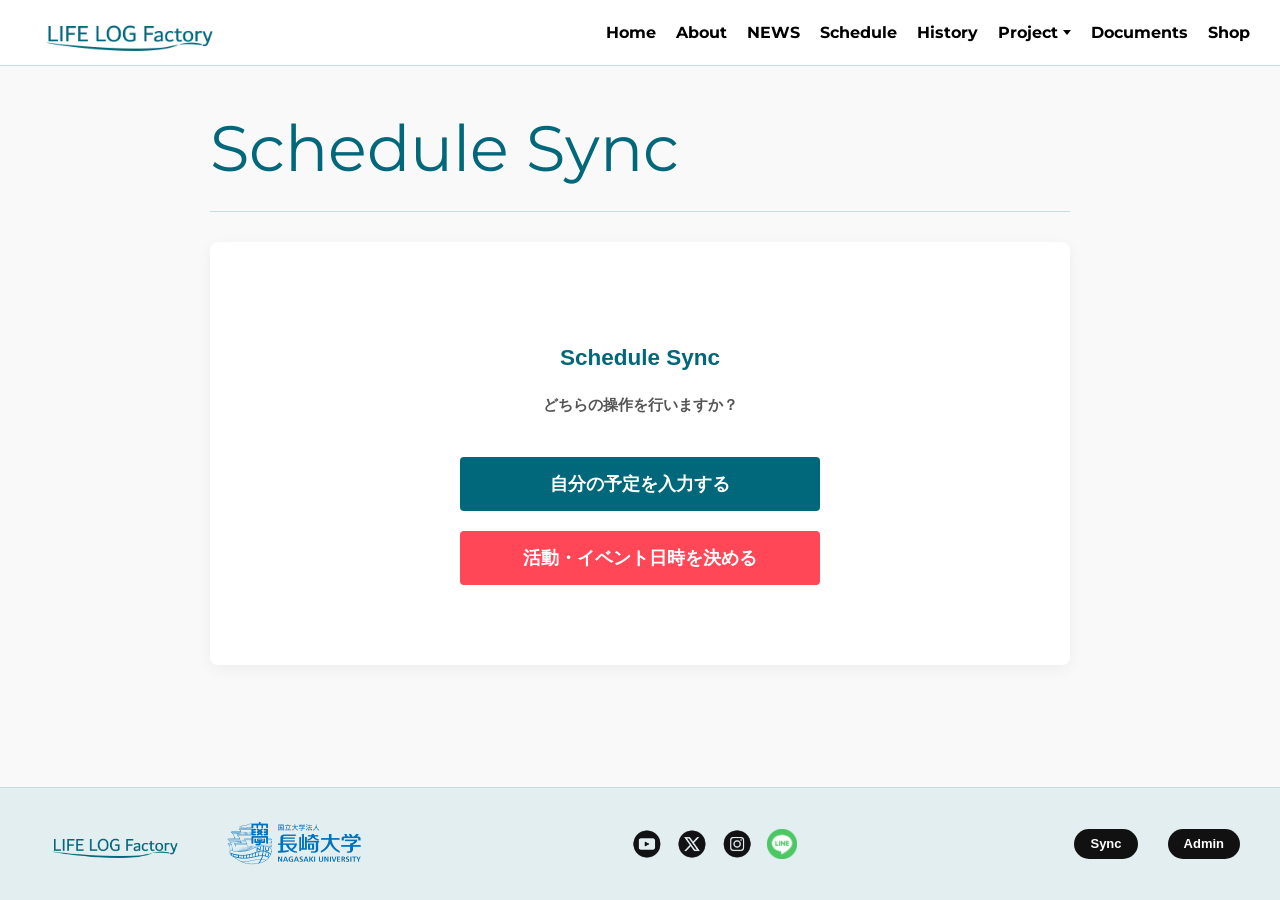
<file: sync.html>
<!DOCTYPE html>
<html lang="ja">
<head>
    <meta charset="UTF-8">
    <meta name="viewport" content="width=device-width, initial-scale=1.0, maximum-scale=1.0, user-scalable=no">
    <link rel="stylesheet" href="./assets/css/sanitize.css">
    <link rel="stylesheet" href="./assets/css/style.css?v=15">
    <link rel="preconnect" href="https://fonts.googleapis.com">
    <link href="https://fonts.googleapis.com/css2?family=BIZ+UDPMincho:wght@400;500;700&family=Montserrat:wght@400;500;700&display=swap" rel="stylesheet">
    <title>Schedule Sync - LIFE LOG Factory</title>
    <link rel="icon" href="./assets/img/LLF-img/favicon.png">
    <link rel="apple-touch-icon" href="./assets/img/LLF-img/favicon.png">
    <style>
        body { background-color: #f9f9f9; overscroll-behavior-y: none; }
        .sync-page-section { flex: 1; padding: 100px 20px 60px; width: 100%; max-width: 900px; margin: 0 auto; box-sizing: border-box; }
        .sync-container { background: #fff; border-radius: 8px; box-shadow: 0 4px 15px rgba(0,0,0,0.05); overflow: hidden; min-height: 400px; padding-bottom: 20px;}
        
        .auth-box { max-width: 400px; margin: 40px auto; padding: 20px; text-align: left; }
        .form-group { margin-bottom: 20px; }
        .form-group label { display: block; font-weight: bold; margin-bottom: 8px; color: #333; font-size: 16px; }
        .form-control { width: 100%; padding: 12px; border: 1px solid #ccc; border-radius: 4px; font-size: 16px; box-sizing: border-box; }
        .btn-primary { width: 100%; padding: 15px; background: var(--llf-primary); color: #fff; border: none; border-radius: 4px; font-size: 18px; font-weight: bold; cursor: pointer; transition: 0.3s; }
        .btn-primary:hover { filter: brightness(0.85); }
        .error-msg { color: #dc3545; margin-top: 10px; display: none; font-weight: bold; font-size: 14px; text-align: center; }
        .back-link { display: block; text-align: center; margin-top: 25px; color: var(--llf-primary); text-decoration: none; font-weight: bold; font-size: 14px; }
        .back-link:hover { text-decoration: underline; }

        #screen-gateway { display: block; text-align: center; } 
        #screen-password { display: none; text-align: center; }
        #screen-login { display: none; text-align: center; }
        #screen-main { display: none; }

        .sync-header { background: var(--llf-primary); color: #fff; padding: 15px 20px; display: flex; justify-content: space-between; align-items: center; }
        .user-name-display { font-weight: bold; font-size: 16px; background: rgba(255,255,255,0.2); padding: 6px 15px; border-radius: 20px; }
        .btn-home { background: rgba(255,255,255,0.1); border: 1px solid rgba(255,255,255,0.5); color: #fff; padding: 6px 12px; border-radius: 20px; font-size: 13px; font-weight: bold; cursor: pointer; transition: 0.2s; }
        .btn-home:hover { background: rgba(255,255,255,0.3); }

        .sync-tabs { display: flex; border-bottom: 2px solid #eee; background: #fafafa; }
        .sync-tab { flex: 1; text-align: center; padding: 15px 0; font-size: 16px; font-weight: bold; color: #888; cursor: pointer; border-bottom: 3px solid transparent; transition: 0.2s; }
        .sync-tab.active { color: var(--llf-primary); border-bottom-color: var(--llf-primary); background: #fff; }
        
        .palette-container { padding: 15px; background: #fff; border-bottom: 2px solid #eee; display: flex; justify-content: center; gap: 10px; flex-wrap: wrap; position: sticky; top: 0; z-index: 20;}
        .pen-btn { display: flex; align-items: center; gap: 6px; padding: 8px 16px; border: 2px solid #ddd; border-radius: 25px; background: #fff; cursor: pointer; font-weight: bold; font-size: 14px; color: #555; transition: 0.2s; }
        .pen-btn:hover { background: #f9f9f9; }
        .pen-btn.active { border-color: var(--llf-primary); background: var(--llf-teal-100); color: var(--llf-primary); box-shadow: 0 2px 5px rgba(0,0,0,0.1); transform: scale(1.05);}
        .color-circle { width: 16px; height: 16px; border-radius: 50%; display: inline-block; }

        .tab-content { display: none; padding: 20px 10px; }
        .tab-content.active { display: block; }
        
        .expiry-box { background: #f4f7f6; padding: 15px; border-radius: 4px; border: 1px solid #ddd; margin-top: 20px; margin-bottom: 10px; text-align: center; }
        .expiry-box label { font-weight: bold; color: #555; font-size: 14px; display: block; margin-bottom: 8px; }
        .expiry-box input { width: auto; display: inline-block; padding: 8px 12px; text-align: center; font-size: 15px;}
        
        .week-nav { display: flex; justify-content: center; align-items: center; margin-bottom: 15px; gap: 15px; }
        .week-btn { background: #fff; border: 1px solid #ccc; border-radius: 4px; padding: 10px 15px; cursor: pointer; font-weight: bold; font-size: 15px; color: #333; }
        .week-btn:hover { background: #f0f0f0; }
        .week-label { font-size: 18px; font-weight: bold; color: var(--llf-primary); min-width: 200px; text-align: center; }
        .instruction { font-size: 15px; color: #555; margin-bottom: 15px; text-align: center; line-height: 1.6; }
        
        .timetable-wrapper { width: 100%; overflow-x: auto; overflow-y: auto; max-height: 60vh; border: 2px solid #888; border-radius: 4px; box-shadow: inset 0 0 5px rgba(0,0,0,0.05); -webkit-overflow-scrolling: touch; position: relative; }
        .timetable { display: grid; grid-template-columns: 90px repeat(7, minmax(65px, 1fr)); width: 100%; min-width: 580px; }
        .tt-cell { border-right: 1px solid #ccc; text-align: center; user-select: none; box-sizing: border-box; }
        .tt-header { background: #f4f7f6; font-weight: bold; font-size: 16px; padding: 12px 0; color: #333; position: sticky; top: 0; z-index: 10; border-bottom: 2px solid #666; line-height: 1.4; }
        .tt-corner { position: sticky; top: 0; left: 0; z-index: 15; background: #e9ecef; border-right: 2px solid #666; border-bottom: 2px solid #666; }
        .half-border { border-bottom: 1px dotted #aaa; }
        .hour-border { border-bottom: 1px solid #666 !important; }
        .tt-time { background: #f4f7f6; font-size: 16px; font-weight: bold; color: #333; position: sticky; left: 0; z-index: 5; border-right: 2px solid #666; display: flex; justify-content: flex-end; align-items: flex-start; padding-right: 8px; border-bottom: none !important; }
        .tt-time span { position: relative; top: -12px; }
        .tt-blackout { height: 22px; background-color: #444; border-bottom: 1px solid #222; border-right: 1px solid #222;}
        .tt-blackout-time { height: 22px; background: #f4f7f6; border-right: 2px solid #666; border-bottom: none; position: sticky; left: 0; z-index: 5; display: flex; justify-content: flex-end; align-items: flex-start; padding-right: 8px;}
        .tt-blackout-time span { position: relative; top: -12px; font-size: 16px; font-weight: bold; color: #333;}
        
        .tt-slot { height: 45px; cursor: crosshair; transition: background-color 0.05s; }
        .tt-slot.face { background-color: var(--llf-primary); opacity: 0.8; border-right: 1px solid rgba(255,255,255,0.3); border-bottom: 1px solid rgba(255,255,255,0.3) !important; } 
        .tt-slot.online { background-color: #28a745; opacity: 0.8; border-right: 1px solid rgba(255,255,255,0.3); border-bottom: 1px solid rgba(255,255,255,0.3) !important; } 
        .tt-slot.ng { background-color: #e2e6ea; } 
        
        /* ▼ 過去の時間の黒塗りスタイル ▼ */
        .tt-slot.past-time { background-color: #222 !important; border-right: 1px solid #111 !important; border-bottom: 1px solid #111 !important; cursor: not-allowed; }

        .save-btn-wrapper { margin-top: 15px; text-align: center; }
        .btn-save { padding: 15px 50px; background: #00cc00; color: #fff; border: none; border-radius: 30px; font-size: 18px; font-weight: bold; cursor: pointer; box-shadow: 0 4px 6px rgba(0,0,0,0.1); transition: 0.3s; }
        .btn-save:hover { transform: translateY(-2px); box-shadow: 0 6px 8px rgba(0,0,0,0.15); background: #00b300;}

        /* ローディング画面とトースト通知 */
        #loading-overlay { display: none; position: fixed; top: 0; left: 0; width: 100%; height: 100%; background: rgba(255,255,255,0.8); z-index: 9999; justify-content: center; align-items: center; flex-direction: column; }
        .spinner { border: 4px solid #f3f3f3; border-top: 4px solid var(--llf-primary); border-radius: 50%; width: 40px; height: 40px; animation: spin 1s linear infinite; margin-bottom: 10px; }
        @keyframes spin { 0% { transform: rotate(0deg); } 100% { transform: rotate(360deg); } }
        
        #toast-msg { visibility: hidden; min-width: 250px; background-color: #333; color: #fff; text-align: center; border-radius: 30px; padding: 12px 20px; position: fixed; z-index: 10000; left: 50%; bottom: 30px; transform: translateX(-50%); font-size: 15px; font-weight: bold; box-shadow: 0 4px 10px rgba(0,0,0,0.2); opacity: 0; transition: opacity 0.3s, bottom 0.3s; }
        #toast-msg.show { visibility: visible; opacity: 1; bottom: 50px; }
        #toast-msg.error { background-color: #dc3545; }
    </style>
</head>
<body>
    <div id="header-placeholder"></div>

    <div id="loading-overlay">
        <div class="spinner"></div>
        <div style="font-weight:bold; color:var(--llf-primary);">データを読み込み中...</div>
    </div>
    <div id="toast-msg"></div>

    <section class="sync-page-section">
        <div class="service-header" style="margin-bottom: 30px;">
            <h1 class="service-main-title">Schedule Sync</h1>
            <hr class="divider">
        </div>

        <div class="sync-container">
            
            <div id="screen-gateway">
                <div class="auth-box" style="text-align: center; margin-top: 60px;">
                    <h2 style="color:var(--llf-primary); margin-bottom: 20px;">Schedule Sync</h2>
                    <p style="margin-bottom: 40px; color: #555; font-weight: bold;">どちらの操作を行いますか？</p>
                    <button class="btn-primary" style="margin-bottom: 20px; background: var(--llf-primary);" onclick="goToPassword()">自分の予定を入力する</button>
                    <button class="btn-primary" style="background: #ff4757;" onclick="goToSummary()">活動・イベント日時を決める</button>
                </div>
            </div>

            <div id="screen-password">
                <div class="auth-box">
                    <h3 style="text-align:center; color:var(--llf-primary); margin-bottom: 20px;">予定入力ページ</h3>
                    <div class="form-group">
                        <label>合言葉（パスワード）</label>
                        <input type="password" id="sys-password" class="form-control" placeholder="パスワードを入力">
                    </div>
                    <button class="btn-primary" onclick="checkPassword()">次へ</button>
                    <p id="pass-error" class="error-msg">パスワードが違います。</p>
                    <a href="#" class="back-link" onclick="goToGateway()">← スケジュール調整トップに戻る</a>
                </div>
            </div>

            <div id="screen-login">
                <div class="auth-box">
                    <h3 style="text-align:center; color:var(--llf-primary); margin-bottom: 20px;">メンバー確認</h3>
                    <div class="form-group">
                        <label>初めて入力する方</label>
                        <input type="text" id="new-username" class="form-control" placeholder="名前を入力して登録">
                    </div>
                    <div style="text-align: center; margin: 15px 0; font-weight: bold; color: #888;">または</div>
                    <div class="form-group">
                        <label>登録済みの方</label>
                        <select id="exist-username" class="form-control">
                            <option value="">-- 読み込み中 --</option>
                        </select>
                    </div>
                    <button class="btn-primary" onclick="login()">スケジュールを入力する</button>
                    <p id="login-error" class="error-msg">名前を入力、または選択してください。</p>
                    <a href="#" class="back-link" onclick="goToGateway()">← スケジュール調整トップに戻る</a>
                </div>
            </div>

            <div id="screen-main">
                <div class="sync-header">
                    <div class="user-name-display" id="display-name">ユーザー名 さん</div>
                    <button class="btn-home" onclick="goToGateway()">トップへ</button>
                </div>

                <div class="sync-tabs">
                    <div class="sync-tab active" onclick="switchTab('base')">基本スケジュール</div>
                    <div class="sync-tab" onclick="switchTab('weekly')">週別スケジュール</div>
                </div>

                <div class="palette-container">
                    <button class="pen-btn active" data-pen="face" onclick="selectPen('face')">
                        <span class="color-circle" style="background:var(--llf-primary);"></span> 対面OK
                    </button>
                    <button class="pen-btn" data-pen="online" onclick="selectPen('online')">
                        <span class="color-circle" style="background:#28a745;"></span> オンラインならOK
                    </button>
                    <button class="pen-btn" data-pen="ng" onclick="selectPen('ng')">
                        <span class="color-circle" style="background:#e2e6ea; border: 1px solid #ccc;"></span> 不可 (消しゴム)
                    </button>
                </div>

                <div id="tab-base" class="tab-content active">
                    <p class="instruction">
                        <strong>上のペンを選んで、表を指でなぞって塗ってください。</strong>
                    </p>
                    <div class="timetable-wrapper" id="base-wrapper">
                        <div class="timetable" id="base-timetable"></div>
                    </div>
                    
                    <div class="expiry-box">
                        <label for="base-expiry">この基本スケジュールの有効期限 (クォーター終了日など)</label>
                        <input type="date" id="base-expiry" class="form-control">
                    </div>

                    <div class="save-btn-wrapper">
                        <button class="btn-save" onclick="saveSchedule('base')">基本スケジュールを保存</button>
                    </div>
                </div>

                <div id="tab-weekly" class="tab-content">
                    <div class="week-nav">
                        <button class="week-btn" onclick="changeWeek(-1)">＜ 前の週</button>
                        <div class="week-label" id="week-label">--/-- (月) 〜 --/-- (日)</div>
                        <button class="week-btn" onclick="changeWeek(1)">次の週 ＞</button>
                    </div>
                    <p class="instruction">特定の日付の予定を上書きできます。変更箇所だけなぞってください。</p>
                    <div class="timetable-wrapper" id="weekly-wrapper">
                        <div class="timetable" id="weekly-timetable"></div>
                    </div>
                    <div class="save-btn-wrapper" style="margin-top: 25px;">
                        <button class="btn-save" onclick="saveSchedule('weekly')">この週の予定を保存</button>
                    </div>
                </div>
            </div>

        </div>
    </section>

    <div id="footer-placeholder"></div>

    <script src="./assets/js/script.js?v=15" defer></script>
    <script>
        const GAS_URL = "https://script.google.com/macros/s/AKfycby5fofJ_EMAWnpYDXLFLfQQD89Ta7gb0ZajMTjx9HeFeAIohgQDOg_k8JvXb3VVCsOz/exec"; 

        // --- ★未保存チェッカーフラグ ---
        let isDirty = false;

        // --- UI制御 ---
        function showLoading() { document.getElementById('loading-overlay').style.display = 'flex'; }
        function hideLoading() { document.getElementById('loading-overlay').style.display = 'none'; }
        function showToast(msg, isError = false) {
            const toast = document.getElementById("toast-msg");
            toast.textContent = msg;
            if(isError) toast.classList.add("error");
            else toast.classList.remove("error");
            toast.classList.add("show");
            setTimeout(() => { toast.classList.remove("show"); }, 3000);
        }

        // 初期メンバー読み込み
        window.addEventListener('DOMContentLoaded', () => {
            fetch(GAS_URL, {
                method: 'POST',
                body: JSON.stringify({ action: 'getMembers' })
            })
            .then(res => res.json())
            .then(data => {
                if(data.status === 'success') {
                    const select = document.getElementById('exist-username');
                    select.innerHTML = '<option value="">-- 選択してください --</option>';
                    data.data.forEach(m => {
                        const opt = document.createElement('option');
                        opt.value = m; opt.textContent = m; select.appendChild(opt);
                    });
                }
            }).catch(e => console.error(e));
        });

        // 画面遷移（未保存警告つき）
        function goToGateway() {
            if (isDirty && document.getElementById('screen-main').style.display === 'block') {
                if (!confirm("変更が保存されていません。トップに戻ってもよろしいですか？")) return;
            }
            isDirty = false;
            document.getElementById('screen-password').style.display = 'none';
            document.getElementById('screen-login').style.display = 'none';
            document.getElementById('screen-main').style.display = 'none';
            document.getElementById('sys-password').value = '';
            document.getElementById('pass-error').style.display = 'none';
            document.getElementById('login-error').style.display = 'none';
            document.getElementById('screen-gateway').style.display = 'block';
        }
        function goToPassword() { document.getElementById('screen-gateway').style.display = 'none'; document.getElementById('screen-password').style.display = 'block'; }
        function goToSummary() { window.location.href = 'summary.html'; }

        function checkPassword() {
            if (document.getElementById('sys-password').value === "life") {
                document.getElementById('pass-error').style.display = 'none';
                document.getElementById('screen-password').style.display = 'none';
                document.getElementById('screen-login').style.display = 'block';
            } else {
                document.getElementById('pass-error').style.display = 'block';
            }
        }

        function login() {
            const newName = document.getElementById('new-username').value.trim();
            const existName = document.getElementById('exist-username').value;
            let finalName = newName !== "" ? newName : existName;
            if (finalName === "") { document.getElementById('login-error').style.display = 'block'; return; }
            
            document.getElementById('login-error').style.display = 'none';
            document.getElementById('screen-login').style.display = 'none';
            document.getElementById('screen-main').style.display = 'block';
            document.getElementById('display-name').textContent = finalName + " さん";
            
            initTimetables();
            loadScheduleData(); 
        }

        function switchTab(tabId) {
            if (isDirty) {
                if (!confirm("変更が保存されていません。タブを切り替えてもよろしいですか？")) return;
            }
            isDirty = false;
            document.querySelectorAll('.sync-tab').forEach(t => t.classList.remove('active'));
            document.querySelectorAll('.tab-content').forEach(c => c.classList.remove('active'));
            event.target.classList.add('active');
            document.getElementById('tab-' + tabId).classList.add('active');
        }

        let currentPen = 'face'; 
        function selectPen(penType) {
            currentPen = penType;
            document.querySelectorAll('.pen-btn').forEach(btn => btn.classList.remove('active'));
            document.querySelector(`.pen-btn[data-pen="${penType}"]`).classList.add('active');
        }

        const times = [];
        for (let h = 9; h <= 21; h++) { times.push(`${h}:00`); times.push(`${h}:30`); }
        const baseDays = ["月", "火", "水", "木", "金", "土", "日"];
        
        let targetMonday = new Date();
        const currentDay = targetMonday.getDay(); 
        const diffToMonday = targetMonday.getDate() - currentDay + (currentDay === 0 ? -6 : 1);
        targetMonday.setDate(diffToMonday);
        targetMonday.setHours(0, 0, 0, 0); 

        function initTimetables() {
            renderGrid('base-timetable', baseDays, 'base');
            updateWeeklyGrid(false); 
            setupDrawingEvents();
        }

        function createCell(className, text) {
            const div = document.createElement('div');
            div.className = className; div.innerHTML = text; return div;
        }

        // --- ★過去ブラックアウト判定を含めたGrid描画 ---
        function renderGrid(containerId, headers, gridType) {
            const tt = document.getElementById(containerId);
            tt.innerHTML = ''; 
            tt.appendChild(createCell('tt-cell tt-corner', ''));
            headers.forEach(h => tt.appendChild(createCell('tt-cell tt-header', h)));
            tt.appendChild(createCell('tt-blackout-time', '')); 
            for (let d = 0; d < 7; d++) tt.appendChild(createCell('tt-cell tt-blackout', ''));

            const now = new Date();

            for (let i = 0; i < times.length; i++) {
                const timeLabel = times[i];
                const timeParts = timeLabel.split(':');
                const hour = parseInt(timeParts[0]);
                const min = parseInt(timeParts[1]);

                const isHourBorder = timeLabel.includes(":30");
                const borderClass = isHourBorder ? " hour-border" : " half-border";

                tt.appendChild(createCell('tt-time' + borderClass, `<span>${timeLabel}</span>`));
                for (let d = 0; d < 7; d++) {
                    const slot = document.createElement('div');
                    
                    // 過去判定（週別タブのみ）
                    let isPast = false;
                    if (gridType === 'weekly') {
                        let cellDate = new Date(targetMonday);
                        cellDate.setDate(targetMonday.getDate() + d);
                        cellDate.setHours(hour, min, 0, 0);
                        if (cellDate < now) isPast = true;
                    }

                    let classes = 'tt-cell tt-slot ng' + borderClass;
                    if (isPast) classes += ' past-time'; // 黒塗りクラス付与

                    slot.className = classes; 
                    slot.dataset.day = d;
                    slot.dataset.time = i;
                    slot.id = `${gridType}-slot-${d}-${i}`;
                    tt.appendChild(slot);
                }
            }
            tt.appendChild(createCell('tt-blackout-time', '<span>22:00</span>'));
            for (let d = 0; d < 7; d++) tt.appendChild(createCell('tt-cell tt-blackout', ''));
        }

        function changeWeek(offset) {
            if (isDirty) {
                if (!confirm("変更が保存されていません。別の週に移動してよろしいですか？")) return;
            }
            isDirty = false;
            targetMonday.setDate(targetMonday.getDate() + (offset * 7));
            updateWeeklyGrid(true); 
        }

        function updateWeeklyGrid(doLoad) {
            const format = d => `${d.getMonth()+1}/${d.getDate()}`;
            const endSunday = new Date(targetMonday);
            endSunday.setDate(targetMonday.getDate() + 6);
            document.getElementById('week-label').textContent = `${format(targetMonday)}(月) 〜 ${format(endSunday)}(日)`;
            
            const weeklyHeaders = [];
            for(let i = 0; i < 7; i++) {
                let d = new Date(targetMonday); d.setDate(targetMonday.getDate() + i);
                weeklyHeaders.push(`${format(d)}<br>(${baseDays[i]})`);
            }
            renderGrid('weekly-timetable', weeklyHeaders, 'weekly');
            if(doLoad) loadScheduleData();
        }

        // --- データ読み込み・反映（★有効期限ロジック搭載） ---
        function applyDataToGrid(gridType, dataStr) {
            let index = 0;
            for (let d = 0; d < 7; d++) {
                for (let t = 0; t < 26; t++) {
                    const slot = document.getElementById(`${gridType}-slot-${d}-${t}`);
                    if (slot) {
                        // 過去のマスは色を塗らずに黒のままにしておく
                        if (!slot.classList.contains('past-time')) {
                            slot.classList.remove('face', 'online', 'ng');
                            if (dataStr && index < dataStr.length) {
                                const val = dataStr.charAt(index);
                                if (val === '2') slot.classList.add('face');
                                else if (val === '1') slot.classList.add('online');
                                else slot.classList.add('ng');
                            } else {
                                slot.classList.add('ng');
                            }
                        }
                    }
                    index++;
                }
            }
        }

        function loadScheduleData() {
            showLoading();
            const userName = document.getElementById('display-name').textContent.replace(' さん', '').trim();
            const y = targetMonday.getFullYear();
            const m = String(targetMonday.getMonth() + 1).padStart(2, '0');
            const d = String(targetMonday.getDate()).padStart(2, '0');
            const targetMondayStr = `${y}/${m}/${d}`;

            fetch(GAS_URL, {
                method: 'POST',
                body: JSON.stringify({ action: 'getSchedule', name: userName, targetMondayStr: targetMondayStr })
            })
            .then(res => res.json())
            .then(data => {
                if(data.status === 'success') {
                    const res = data.data;
                    applyDataToGrid('base', res.base);
                    if(res.expiry) document.getElementById('base-expiry').value = res.expiry;
                    
                    // ★ 週別データがなければ、基本データを有効期限を考慮して展開する
                    let weeklyDataToApply = "";
                    if (res.weekly) {
                        weeklyDataToApply = res.weekly; // すでに保存されていればそれを優先
                    } else {
                        let expiryDate = res.expiry ? new Date(res.expiry) : null;
                        if (expiryDate) expiryDate.setHours(23, 59, 59, 999);

                        let modifiedBase = "";
                        let baseIndex = 0;
                        for (let d = 0; d < 7; d++) {
                            let currentDate = new Date(targetMonday);
                            currentDate.setDate(targetMonday.getDate() + d);
                            currentDate.setHours(0, 0, 0, 0);
                            
                            // その日が有効期限を過ぎていたら不可(0)にする
                            let isExpired = expiryDate && (currentDate > expiryDate);
                            
                            for (let t = 0; t < 26; t++) {
                                if (isExpired) {
                                    modifiedBase += "0";
                                } else {
                                    modifiedBase += (res.base && baseIndex < res.base.length) ? res.base.charAt(baseIndex) : "0";
                                }
                                baseIndex++;
                            }
                        }
                        weeklyDataToApply = modifiedBase;
                    }
                    applyDataToGrid('weekly', weeklyDataToApply);

                } else {
                    showToast("読み込みに失敗しました", true);
                }
            })
            .catch(err => {
                console.error(err); showToast("通信エラーが発生しました", true);
            })
            .finally(() => hideLoading());
        }

        // --- 塗り絵アクション（★未保存フラグと過去マスブロック） ---
        let isDrawing = false; let activeWrapper = null; let scrollInterval = null; let scrollSpeed = 0; let lastClientX = null; let lastClientY = null;

        function applyPenToSlot(slot) { 
            // 過去の黒塗りマスは塗れないようにガード
            if (slot.classList.contains('past-time')) return;

            slot.classList.remove('face', 'online', 'ng'); 
            slot.classList.add(currentPen); 
            isDirty = true; // ★変更されたのでフラグを立てる
        }
        
        function startAutoScroll() { if (!scrollInterval && activeWrapper) { scrollInterval = setInterval(() => { activeWrapper.scrollTop += scrollSpeed; if (isDrawing && lastClientX !== null && lastClientY !== null) applySlotFromPoint(lastClientX, lastClientY); }, 20); } }
        function stopAutoScroll() { if (scrollInterval) { clearInterval(scrollInterval); scrollInterval = null; } }

        function applySlotFromPoint(clientX, clientY) {
            if (!activeWrapper) return;
            const rect = activeWrapper.getBoundingClientRect();
            let searchX = clientX; let searchY = clientY;
            if (searchX < rect.left) searchX = rect.left + 100; 
            if (searchX > rect.right) searchX = rect.right - 20;
            if (clientY < rect.top + 70) searchY = rect.top + 80; 
            if (clientY > rect.bottom - 40) searchY = rect.bottom - 20; 
            const target = document.elementFromPoint(searchX, searchY);
            if (target && target.classList.contains('tt-slot')) applyPenToSlot(target);
        }

        function handleMove(clientX, clientY) {
            if (!isDrawing || !activeWrapper) return;
            lastClientX = clientX; lastClientY = clientY;
            const rect = activeWrapper.getBoundingClientRect();
            if (clientY < rect.top + 70) { scrollSpeed = -15; startAutoScroll(); } 
            else if (clientY > rect.bottom - 40) { scrollSpeed = 15; startAutoScroll(); } 
            else { stopAutoScroll(); }
            applySlotFromPoint(clientX, clientY);
        }

        function setupDrawingEvents() {
            const wrappers = document.querySelectorAll('.timetable-wrapper');
            wrappers.forEach(wrapper => {
                wrapper.addEventListener('mousedown', (e) => { if (e.target.classList.contains('tt-slot')) { isDrawing = true; activeWrapper = wrapper; applyPenToSlot(e.target); e.preventDefault(); } });
                wrapper.addEventListener('touchstart', (e) => { const touch = e.touches[0]; const target = document.elementFromPoint(touch.clientX, touch.clientY); if (target && target.classList.contains('tt-slot')) { isDrawing = true; activeWrapper = wrapper; applyPenToSlot(target); if(e.cancelable) e.preventDefault(); } }, { passive: false });
            });
            document.addEventListener('mousemove', (e) => { if (!isDrawing) return; e.preventDefault(); handleMove(e.clientX, e.clientY); });
            document.addEventListener('touchmove', (e) => { if (!isDrawing) return; if(e.cancelable) e.preventDefault(); handleMove(e.touches[0].clientX, e.touches[0].clientY); }, { passive: false });
            document.addEventListener('mouseup', () => { isDrawing = false; stopAutoScroll(); });
            document.addEventListener('touchend', () => { isDrawing = false; stopAutoScroll(); });
        }

        // --- データ保存処理 ---
        function saveSchedule(type) {
            const btn = event.target; const originalText = btn.textContent;
            btn.textContent = '保存中...'; btn.disabled = true;

            let scheduleStr = "";
            for (let d = 0; d < 7; d++) {
                for (let t = 0; t < 26; t++) { 
                    const slot = document.getElementById(`${type}-slot-${d}-${t}`);
                    if (slot) {
                        if (slot.classList.contains('face')) scheduleStr += "2";
                        else if (slot.classList.contains('online')) scheduleStr += "1";
                        else scheduleStr += "0";
                    } else { scheduleStr += "0"; }
                }
            }

            const userName = document.getElementById('display-name').textContent.replace(' さん', '').trim();
            let payload = {};

            if (type === 'base') {
                payload = { action: 'saveBase', name: userName, scheduleStr: scheduleStr, expiryDate: document.getElementById('base-expiry').value };
            } else if (type === 'weekly') {
                const y = targetMonday.getFullYear(); const m = String(targetMonday.getMonth() + 1).padStart(2, '0'); const d = String(targetMonday.getDate()).padStart(2, '0');
                payload = { action: 'saveWeekly', name: userName, targetMondayStr: `${y}/${m}/${d}`, scheduleStr: scheduleStr };
            }

            fetch(GAS_URL, {
                method: 'POST',
                body: JSON.stringify(payload)
            })
            .then(res => res.json())
            .then(data => {
                if(data.status === 'success') {
                    isDirty = false; // ★保存成功で警告フラグをリセット
                    showToast("保存が完了しました");
                    if(type === 'base') loadScheduleData(); 
                } else {
                    showToast('保存に失敗しました: ' + data.message, true);
                }
            })
            .catch(err => { console.error(err); showToast('通信エラーが発生しました', true); })
            .finally(() => { btn.textContent = originalText; btn.disabled = false; });
        }
    </script>
</body>
</html>
</file>
<file: assets/css/sanitize.css>
/* Document
 * ========================================================================== */

/**
 * Add border box sizing in all browsers (opinionated).
 */

*,
::before,
::after {
  box-sizing: border-box;
}

/**
 * 1. Add text decoration inheritance in all browsers (opinionated).
 * 2. Add vertical alignment inheritance in all browsers (opinionated).
 */

::before,
::after {
  text-decoration: inherit; /* 1 */
  vertical-align: inherit; /* 2 */
}

/**
 * 1. Use the default cursor in all browsers (opinionated).
 * 2. Change the line height in all browsers (opinionated).
 * 3. Use a 4-space tab width in all browsers (opinionated).
 * 4. Remove the grey highlight on links in iOS (opinionated).
 * 5. Prevent adjustments of font size after orientation changes in
 *    IE on Windows Phone and in iOS.
 * 6. Breaks words to prevent overflow in all browsers (opinionated).
 */

html {
  cursor: default; /* 1 */
  line-height: 1.5; /* 2 */
  -moz-tab-size: 4; /* 3 */
  tab-size: 4; /* 3 */
  -webkit-tap-highlight-color: transparent /* 4 */;
  -ms-text-size-adjust: 100%; /* 5 */
  -webkit-text-size-adjust: 100%; /* 5 */
  word-break: break-word; /* 6 */
}

/* Sections
 * ========================================================================== */

/**
 * Remove the margin in all browsers (opinionated).
 */

body {
  margin: 0;
}

/**
 * Correct the font size and margin on `h1` elements within `section` and
 * `article` contexts in Chrome, Edge, Firefox, and Safari.
 */

h1 {
  font-size: 2em;
  margin: 0.67em 0;
}

/* Grouping content
 * ========================================================================== */

/**
 * Remove the margin on nested lists in Chrome, Edge, IE, and Safari.
 */

dl dl,
dl ol,
dl ul,
ol dl,
ul dl {
  margin: 0;
}

/**
 * Remove the margin on nested lists in Edge 18- and IE.
 */

ol ol,
ol ul,
ul ol,
ul ul {
  margin: 0;
}

/**
 * 1. Add the correct sizing in Firefox.
 * 2. Show the overflow in Edge 18- and IE.
 */

hr {
  height: 0; /* 1 */
  overflow: visible; /* 2 */
}

/**
 * Add the correct display in IE.
 */

main {
  display: block;
}

/**
 * Remove the list style on navigation lists in all browsers (opinionated).
 */

nav ol,
nav ul {
  list-style: none;
  padding: 0;
}

/**
 * 1. Correct the inheritance and scaling of font size in all browsers.
 * 2. Correct the odd `em` font sizing in all browsers.
 */

pre {
  font-family: monospace, monospace; /* 1 */
  font-size: 1em; /* 2 */
}

/* Text-level semantics
 * ========================================================================== */

/**
 * Remove the gray background on active links in IE 10.
 */

a {
  background-color: transparent;
}

/**
 * Add the correct text decoration in Edge 18-, IE, and Safari.
 */

abbr[title] {
  text-decoration: underline;
  text-decoration: underline dotted;
}

/**
 * Add the correct font weight in Chrome, Edge, and Safari.
 */

b,
strong {
  font-weight: bolder;
}

/**
 * 1. Correct the inheritance and scaling of font size in all browsers.
 * 2. Correct the odd `em` font sizing in all browsers.
 */

code,
kbd,
samp {
  font-family: monospace, monospace; /* 1 */
  font-size: 1em; /* 2 */
}

/**
 * Add the correct font size in all browsers.
 */

small {
  font-size: 80%;
}

/* Embedded content
 * ========================================================================== */

/*
 * Change the alignment on media elements in all browsers (opinionated).
 */

audio,
canvas,
iframe,
img,
svg,
video {
  vertical-align: middle;
}

/**
 * Add the correct display in IE 9-.
 */

audio,
video {
  display: inline-block;
}

/**
 * Add the correct display in iOS 4-7.
 */

audio:not([controls]) {
  display: none;
  height: 0;
}

/**
 * Remove the border on iframes in all browsers (opinionated).
 */

iframe {
  border-style: none;
}

/**
 * Remove the border on images within links in IE 10-.
 */

img {
  border-style: none;
}

/**
 * Change the fill color to match the text color in all browsers (opinionated).
 */

svg:not([fill]) {
  fill: currentColor;
}

/**
 * Hide the overflow in IE.
 */

svg:not(:root) {
  overflow: hidden;
}

/* Tabular data
 * ========================================================================== */

/**
 * Collapse border spacing in all browsers (opinionated).
 */

table {
  border-collapse: collapse;
}

/* Forms
 * ========================================================================== */

/**
 * Remove the margin on controls in Safari.
 */

button,
input,
select {
  margin: 0;
}

/**
 * 1. Show the overflow in IE.
 * 2. Remove the inheritance of text transform in Edge 18-, Firefox, and IE.
 */

button {
  overflow: visible; /* 1 */
  text-transform: none; /* 2 */
}

/**
 * Correct the inability to style buttons in iOS and Safari.
 */

button,
[type="button"],
[type="reset"],
[type="submit"] {
  -webkit-appearance: button;
}

/**
 * 1. Change the inconsistent appearance in all browsers (opinionated).
 * 2. Correct the padding in Firefox.
 */

fieldset {
  border: 1px solid #a0a0a0; /* 1 */
  padding: 0.35em 0.75em 0.625em; /* 2 */
}

/**
 * Show the overflow in Edge 18- and IE.
 */

input {
  overflow: visible;
}

/**
 * 1. Correct the text wrapping in Edge 18- and IE.
 * 2. Correct the color inheritance from `fieldset` elements in IE.
 */

legend {
  color: inherit; /* 2 */
  display: table; /* 1 */
  max-width: 100%; /* 1 */
  white-space: normal; /* 1 */
}

/**
 * 1. Add the correct display in Edge 18- and IE.
 * 2. Add the correct vertical alignment in Chrome, Edge, and Firefox.
 */

progress {
  display: inline-block; /* 1 */
  vertical-align: baseline; /* 2 */
}

/**
 * Remove the inheritance of text transform in Firefox.
 */

select {
  text-transform: none;
}

/**
 * 1. Remove the margin in Firefox and Safari.
 * 2. Remove the default vertical scrollbar in IE.
 * 3. Change the resize direction in all browsers (opinionated).
 */

textarea {
  margin: 0; /* 1 */
  overflow: auto; /* 2 */
  resize: vertical; /* 3 */
}

/**
 * Remove the padding in IE 10-.
 */

[type="checkbox"],
[type="radio"] {
  padding: 0;
}

/**
 * 1. Correct the odd appearance in Chrome, Edge, and Safari.
 * 2. Correct the outline style in Safari.
 */

[type="search"] {
  -webkit-appearance: textfield; /* 1 */
  outline-offset: -2px; /* 2 */
}

/**
 * Correct the cursor style of increment and decrement buttons in Safari.
 */

::-webkit-inner-spin-button,
::-webkit-outer-spin-button {
  height: auto;
}

/**
 * Correct the text style of placeholders in Chrome, Edge, and Safari.
 */

::-webkit-input-placeholder {
  color: inherit;
  opacity: 0.54;
}

/**
 * Remove the inner padding in Chrome, Edge, and Safari on macOS.
 */

::-webkit-search-decoration {
  -webkit-appearance: none;
}

/**
 * 1. Correct the inability to style upload buttons in iOS and Safari.
 * 2. Change font properties to `inherit` in Safari.
 */

::-webkit-file-upload-button {
  -webkit-appearance: button; /* 1 */
  font: inherit; /* 2 */
}

/**
 * Remove the inner border and padding of focus outlines in Firefox.
 */

::-moz-focus-inner {
  border-style: none;
  padding: 0;
}

/**
 * Restore the focus outline styles unset by the previous rule in Firefox.
 */

:-moz-focusring {
  outline: 1px dotted ButtonText;
}

/**
 * Remove the additional :invalid styles in Firefox.
 */

:-moz-ui-invalid {
  box-shadow: none;
}

/* Interactive
 * ========================================================================== */

/*
 * Add the correct display in Edge 18- and IE.
 */

details {
  display: block;
}

/*
 * Add the correct styles in Edge 18-, IE, and Safari.
 */

dialog {
  background-color: white;
  border: solid;
  color: black;
  display: block;
  height: -moz-fit-content;
  height: -webkit-fit-content;
  height: fit-content;
  left: 0;
  margin: auto;
  padding: 1em;
  position: absolute;
  right: 0;
  width: -moz-fit-content;
  width: -webkit-fit-content;
  width: fit-content;
}

dialog:not([open]) {
  display: none;
}

/*
 * Add the correct display in all browsers.
 */

summary {
  display: list-item;
}

/* Scripting
 * ========================================================================== */

/**
 * Add the correct display in IE 9-.
 */

canvas {
  display: inline-block;
}

/**
 * Add the correct display in IE.
 */

template {
  display: none;
}

/* User interaction
 * ========================================================================== */

/*
 * 1. Remove the tapping delay in IE 10.
 * 2. Remove the tapping delay on clickable elements
      in all browsers (opinionated).
 */

a,
area,
button,
input,
label,
select,
summary,
textarea,
[tabindex] {
  -ms-touch-action: manipulation; /* 1 */
  touch-action: manipulation; /* 2 */
}

/**
 * Add the correct display in IE 10-.
 */

[hidden] {
  display: none;
}

/* Accessibility
 * ========================================================================== */

/**
 * Change the cursor on busy elements in all browsers (opinionated).
 */

[aria-busy="true"] {
  cursor: progress;
}

/*
 * Change the cursor on control elements in all browsers (opinionated).
 */

[aria-controls] {
  cursor: pointer;
}

/*
 * Change the cursor on disabled, not-editable, or otherwise
 * inoperable elements in all browsers (opinionated).
 */

[aria-disabled="true"],
[disabled] {
  cursor: not-allowed;
}

/*
 * Change the display on visually hidden accessible elements
 * in all browsers (opinionated).
 */

[aria-hidden="false"][hidden] {
  display: initial;
}

[aria-hidden="false"][hidden]:not(:focus) {
  clip: rect(0, 0, 0, 0);
  position: absolute;
}
</file>
<file: assets/css/style.css>
@charset "utf-8";

/* =========================================
   LIFE LOG Factory ブランドカラー / フォント
   詳細は DESIGN.md を参照。新しい色・フォントは
   ここに変数を追加してから使うこと。
   ========================================= */
:root {
  --llf-primary: #00687A;
  --llf-teal-900: #00687A;
  --llf-teal-800: #1C7989;
  --llf-teal-700: #398A98;
  --llf-teal-600: #559AA6;
  --llf-teal-500: #71ABB5;
  --llf-teal-400: #8EBCC4;
  --llf-teal-300: #AACDD3;
  --llf-teal-200: #C6DDE1;
  --llf-teal-100: #E3EEF0;
  --llf-black: #000000;
  --llf-white: #FFFFFF;

  --llf-font-heading-ja: 'BIZ UDPMincho', serif;
  --llf-font-heading-en: 'Montserrat', sans-serif;
  --llf-font-body: 'Noto Sans JP', "Helvetica Neue", "Helvetica", "Hiragino Sans", "Hiragino Kaku Gothic ProN", "Arial", "Yu Gothic", "Meiryo", sans-serif;
}

body{
  font-family: var(--llf-font-body);
  font-size: 15px;
  line-height: 1.5;
  /* コンテンツが短いページでもフッターが必ず画面の一番下に来るようにする */
  display: flex;
  flex-direction: column;
  min-height: 100vh;
}

/* header/footerはfetchで挿入されるプレースホルダーのdiv。
   footer側にmargin-top:autoを付けることで、内容が少ないページでも
   フッターが浮かず、常に画面最下部（またはコンテンツ末尾）に来る */
#footer-placeholder {
  margin-top: auto;
}

/* アニメーションさせたい要素の初期状態 */
.fade-in-target {
  opacity: 0;
  transform: translateY(30px);
  transition: opacity 1s, transform 1s; /* 1秒かけて変化させる */
}

/* 画面内に入ったときに付与されるクラス */
.fade-in-target.is-visible {
  opacity: 1;
  transform: translateY(0);
}

.fade-in-target {
  text-align: center;
  padding: 0px 50px 0px 50px;
}
/* header */
.header{
  background-color: var(--llf-white);
  width: 100%;
  padding: 10px 30px;
  box-sizing: border-box;
  display: flex;
  align-items: center;
  justify-content: space-between;
  position: fixed;
  border-bottom: 1px solid var(--llf-teal-200);
  z-index: 1000; /* 修正：ヘッダーが一番上に来るよう数値を大きくしました */
}
.header-logo img{
  height: 45px;
  width: auto;
}
.header-nav ul{
  list-style: none;
  margin: 0;
  padding: 0;
  display: flex;
  gap: 20px;
}
.header-nav a{
  text-decoration: none;
  color: var(--llf-black);
  font-family: var(--llf-font-heading-en), var(--llf-font-heading-ja);
  font-size: 16px;
  font-weight: bold;
}
.header-nav a:hover {
  color: var(--llf-primary);
}

/* Project ドロップダウン（BREMONS / ID） */
.header-nav li.has-dropdown {
  position: relative;
}
.header-nav .dropdown-toggle {
  display: inline-flex;
  align-items: center;
  gap: 5px;
}
.header-nav .caret {
  width: 0;
  height: 0;
  border-left: 4px solid transparent;
  border-right: 4px solid transparent;
  border-top: 5px solid var(--llf-black);
  transition: transform 0.2s, border-top-color 0.2s;
}
.header-nav .dropdown-toggle:hover .caret {
  border-top-color: var(--llf-primary);
}
.header-nav li.has-dropdown.open .caret {
  transform: rotate(180deg);
}
.header-nav .dropdown-menu {
  display: block; /* .header-nav ul の display:flex を打ち消して縦並びにする */
  list-style: none;
  margin: 0;
  padding: 8px 0;
  position: absolute;
  top: 100%;
  left: 0;
  background: var(--llf-white);
  border: 1px solid var(--llf-teal-200);
  border-radius: 6px;
  box-shadow: 0 8px 20px rgba(0, 0, 0, 0.08);
  min-width: 150px;
  opacity: 0;
  visibility: hidden;
  transform: translateY(-6px);
  transition: opacity 0.2s, transform 0.2s, visibility 0.2s;
  z-index: 1100;
}
.header-nav li.has-dropdown:hover .dropdown-menu,
.header-nav li.has-dropdown.open .dropdown-menu {
  opacity: 1;
  visibility: visible;
  transform: translateY(0);
}
.header-nav .dropdown-menu li {
  padding: 0;
}
.header-nav .dropdown-menu a {
  display: block;
  padding: 10px 20px;
  font-size: 15px;
  white-space: nowrap;
}
.header-nav .dropdown-menu a:hover {
  background: var(--llf-teal-100);
}
/* main-visual */
.main-visual {
  margin: 0;
  height: 100%;
  overflow: hidden;
  background: black;
  display: flex;
  justify-content: center;
  align-items: center;
}

#logo {
  position: absolute;
  /* widthとmax-widthを追加してレスポンシブ対応します */
  width: 80%;          /* 画面幅の80%を使用 */
  max-width: 700px;    /* PCで大きくなりすぎないよう最大幅を制限 */
  z-index: 10;

  /* アニメーション設定 */
  opacity: 0;
  transform: scale(0.8);
  transition: opacity 1.5s ease-out, transform 1.2s ease-out;
  
  /* 画像を中央に配置 */
  display: flex;
  justify-content: center;
  align-items: center;
}

/* 新しく追加：画像が枠からはみ出さないようにする設定 */
#logo img {
  width: 100%;       /* 親要素(#logo)の幅に合わせて伸縮 */
  height: auto;      /* 高さは比率を保って自動調整 */
  object-fit: contain; /* 確実に枠内に収める */

  /* ロゴ（LLF_2026.png）はティール単色のため、黒背景のヒーローでは
     filterで白抜きにして視認性を確保する（DESIGN.md 1章参照） */
  filter: brightness(0) invert(1);
}

#logo.show {
  opacity: 1;
  transform: scale(1);
}

/* news */
.news-title {
  font-family: var(--llf-font-heading-en), var(--llf-font-heading-ja);
  font-size: 36px; /* 24pxから大きく変更 */
  font-weight: normal;
  color: var(--llf-primary);
  text-align: center; /* 中央寄せにして目立たせる（左寄せが良い場合は left に） */
  margin: 40px 20px 20px;
  padding-bottom: 15px;
  border-bottom: 1px solid #e0e0e0; /* 太い黒線から、控えめなグレーの線に変更 */
}

/* ニュースリスト全体 */
.news-list {
  list-style: none;
  padding: 0;
  margin: 0;
}

/* 各ニュース項目 */
.news-item {
  display: flex;
  align-items: center; /* 縦の中央揃え */
  margin-left: 20px;
  margin-right: 20px;
  padding: 20px 10px; /* 上下の余白を少し広げて見やすくしました */
  border-bottom: 1px solid #eee;
  transition: background-color 0.3s; /* ふわっと色が変わる準備 */
}

/* マウスを乗せたときに少し背景色を変えて、クリックできる感を出す（追加） */
.news-item:hover {
  background-color: #fcfcfc; 
}

/* 日付 */
.news-date {
  font-size: 14px;
  color: #888;
  margin-right: 20px;
  width: 100px; /* 追加：日付の幅を固定して、タイトルの開始位置を揃える */
  flex-shrink: 0; /* 追加：スマホで見たときなどに日付が潰れないようにする */
}

/* ニュースタイトルリンク */
.news-link {
  font-size: 16px;
  color: #333;
  text-decoration: none;
  transition: color 0.3s;
}

.news-link:hover {
  color: var(--llf-primary);
  text-decoration: underline;
}

/* 「MORE」リンクのコンテナ ★変更点 */
.more-link-wrapper {
  text-align: right; /* 中の要素を右寄せにする */
  margin-top: 25px; /* リストとの間に余白を設ける */

}

/* 「MORE」リンク */
.more-link {
  display: inline-block;
  text-decoration: underline;
  color: #555;
  font-weight: bold;
  transition: color 0.3s;
  margin-right: 20px;
}

.more-link:hover {
  color: #000;
}

/* LIFE LOG Factory */
.service-section{
  color: #333;
}
.service-container {
  /* max-width: 1120px; */
  width: 100%;
  margin: 0 auto;
  padding: 20px;
}

/* ヘッダー部分 */
.section-header {
  margin-bottom: 40px;
}

.service-title-group {
  display: flex;
  align-items: baseline;
  gap: 20px;
}

.service-main-title {
  font-family: var(--llf-font-heading-en), var(--llf-font-heading-ja);
  font-size: 5vw; /* 画面幅に応じてサイズが変わる */
  color: var(--llf-primary);
  margin: 0;
  font-weight: normal;
}

.divider {
  border: none;
  height: 1px;
  background-color: var(--llf-teal-200);
  margin-top: 15px;
}

/* メインコンテンツ部分 */
.service-content {
  display: flex;
  justify-content: space-between;
  align-items: center;
  gap: 50px;
}

.service-content-left {
  flex: 1.2; /* 左側のカラムを少し広めに */
}

.service-catchphrase {
  font-family: var(--llf-font-heading-en), var(--llf-font-heading-ja);
  font-size: 4.9vw;
  font-weight: bold;
  color: var(--llf-primary);
  line-height: 1.6;
  margin: 0;
}

.service-catchphrase img {
  width: 100%;
  height: auto;
}

.service-content-right {
  flex: 1;
}

.service-description {
  font-size: 1.5vw;
  line-height: 1.9;
  color: #333;
  margin-top: 0;
  margin-bottom: 40px;
}

.club-info-container {
  background-color: #f9f9f9; /* ページの背景色 */
  color: #333;
  line-height: 1.7;
  margin: 40px auto;
}

/* 全体を囲むコンテナ */
.club-info-container {
  max-width: 800px;
  padding: 20px 40px;
  background-color: #ffffff;
  border-radius: 8px;
}

/* セクションタイトル */
.info-title {
  font-family: var(--llf-font-heading-en), var(--llf-font-heading-ja);
  text-align: center;
  font-size: 24px;
  font-weight: bold;
  margin-top: 20px;
  margin-bottom: 40px;
  color: var(--llf-primary);
}

/* 情報リスト全体 */
.info-list {
  margin: 0;
}

/* 各情報項目（ラベルとデータの行） */
.info-item {
  display: flex;
  flex-wrap: wrap; /* 画面が狭い時に折り返す */
  padding: 25px 0;
  border-bottom: 1px solid #eaeaea;
}

.info-item:last-child {
    border-bottom: none;
}
/* ラベル (dt) */
.info-label {
  width: 160px; /* PC表示時のラベルの幅 */
  font-weight: 600; /* 少し太字に */
  padding-right: 20px;
  box-sizing: border-box; /* paddingを含めて幅を計算 */
}

/* データ (dd) */
.info-data {
  flex: 1; /* 残りの幅をすべて使う */
  margin: 0;
  min-width: 250px; /* データ部分が狭くなりすぎないように */
}

/* 事業内容のリスト */
.info-data ul {
  margin: 0;
  padding-left: 20px;
}

.info-data ul li {
  margin-bottom: 8px;
}

.info-data ul li:last-child {
  margin-bottom: 0;
}

/* 活動内容リスト（項目数が多いため、年度タグ付きの一覧にする） */
.activity-list {
  list-style: none;
  margin: 0;
  padding: 0;
}
.activity-list li {
  display: flex;
  flex-wrap: wrap;
  align-items: baseline;
  gap: 8px;
  padding: 6px 0;
  border-bottom: 1px dashed #eaeaea;
}
.activity-list li:last-child {
  border-bottom: none;
}
.activity-name {
  flex: 1;
  min-width: 200px;
}
.activity-year {
  flex-shrink: 0;
  font-size: 0.75rem;
  font-weight: bold;
  color: var(--llf-primary);
  background: var(--llf-teal-100);
  padding: 2px 10px;
  border-radius: 10px;
  white-space: nowrap;
}

/* 設立日の注釈 */
.note {
  font-size: 0.9em;
  color: #555;
  display: block; /* 改行して表示 */
  margin-top: 4px;
}

/* リンクのスタイル */
.info-data a {
  color: var(--llf-primary);
  text-decoration: none;
}

.info-data a:hover {
  text-decoration: underline;
}

/* --- レスポンシブデザイン (スマートフォン向け) --- */
@media (max-width: 768px) {
  .club-info-container {
      padding: 15px 20px;
  }

  .info-item {
      flex-direction: column; /* 縦並びにする */
      padding: 20px 0;
  }

  .info-label {
      width: 100%; /* 幅を100%に */
      margin-bottom: 8px; /* データとの間に余白を設ける */
      padding-right: 0;
  }

  .info-data {
      min-width: 100%;
  }
} 

/* footer */
.footer {
  display: flex;
  justify-content: space-between; /* 左・中央・右に分割 */
  align-items: center;            /* 縦の中央揃えに変更 */
  padding: 30px 40px;             /* 上下余白を少し広げる */
  background-color: var(--llf-teal-100);
  border-top: 1px solid var(--llf-teal-200);
}

/* 左 ロゴ縦並び */
.footer-left {
  display: flex;
  gap: 30px;
  align-items: center; /* 縦の中央揃え */
}
.footer-logo {
  width: 150px;
  height: auto; /* margin-bottomを削除し高さを自動化 */
}

/* 中央 リンク（SNSアイコン） */
.footer-center {
  display: flex;
  justify-content: center;
  gap: 15px; 
  flex: 1; /* 中央のスペースを確保 */
}
.footer-center img {
  width: 30px;
  height: 30px;
  transition: transform 0.3s;
}
.footer-center img:hover {
  transform: scale(1.1); /* ホバーで少し拡大 */
}

/* 右 SNSアイコン（管理ボタン） */
.footer-right {
  display: flex;
  gap: 15px;
  align-items: center;
}

/* =========================================
   レスポンシブデザイン (スマートフォン向け設定)
   ========================================= */

@media (max-width: 768px) {
  
  /* --- 全体のフォントサイズ調整 --- */
  body {
    font-size: 14px;
  }

  /* --- ヘッダー（スマホ版） --- */
  .header {
    flex-direction: row; 
    justify-content: space-between; 
    align-items: center;
    padding: 10px 20px;
    height: 60px; 
    position: relative; /* ▼ 追加：メニューボタンの配置の基準にする */
  }
  
  .header-logo img {
    height: 35px; 
    margin-bottom: 0; 
  }

  /* メニューボタンを表示して右上に固定する！ */
  .menu-btn {
    display: flex !important;
    position: absolute; 
    right: 20px;        
    top: 20px;          
  }

  /* ボタンが押されたら「×」になるアニメーション */
  .menu-btn.open span:nth-child(1) { transform: translateY(8.5px) rotate(45deg); }
  .menu-btn.open span:nth-child(2) { opacity: 0; }
  .menu-btn.open span:nth-child(3) { transform: translateY(-8.5px) rotate(-45deg); }
  
  /* ナビゲーションメニューを隠して、上から降りてくる準備 */
  .header-nav {
    position: absolute;
    top: 60px; /* ヘッダーの下にくっつける */
    left: 0;
    width: 100%;
    background-color: rgba(245, 245, 245, 0.98); /* 少し透けるオシャレな背景 */
    box-shadow: 0 4px 10px rgba(0,0,0,0.1);
    
    /* アニメーション（最初は隠す） */
    transform: translateY(-20px);
    opacity: 0;
    visibility: hidden;
    transition: all 0.3s ease-in-out;
    z-index: 1500;
  }

  /* メニューが開いた時の状態 */
  .header-nav.open {
    transform: translateY(0);
    opacity: 1;
    visibility: visible;
  }

  /* メニューの文字を縦に並べる */
  .header-nav ul {
    flex-direction: column;
    padding: 10px 0;
    gap: 0;
  }
  .header-nav li {
    text-align: center;
    border-bottom: 1px solid #ddd;
  }
  .header-nav li:last-child {
    border-bottom: none;
  }
  .header-nav a {
    display: block;
    padding: 15px 0;
    font-size: 16px;
  }

  /* Project ドロップダウン（スマホ：アコーディオン表示） */
  .header-nav .dropdown-toggle {
    justify-content: center;
  }
  .header-nav .dropdown-menu {
    position: static;
    display: none;
    opacity: 1;
    visibility: visible;
    transform: none;
    box-shadow: none;
    border: none;
    border-radius: 0;
    min-width: 0;
    background: rgba(0, 104, 122, 0.05);
    padding: 0;
  }
  .header-nav li.has-dropdown.open .dropdown-menu {
    display: block;
  }
  .header-nav .dropdown-menu li {
    border-bottom: none;
  }
  .header-nav .dropdown-menu a {
    padding: 12px 0;
    font-size: 15px;
    color: #555;
  }

  /* --- メインビジュアル --- */
  #logo {
    font-size: 2rem; /* ロゴサイズをスマホ用に縮小 */
    width: 90%;      /* 画面からはみ出さないように */
    text-align: center;
  }

  /* --- ニュースセクション --- */
  .news-item {
    flex-direction: column; /* 日付とタイトルを縦並びに */
    align-items: flex-start;
    gap: 5px;
  }
  
  .news-date {
    margin-right: 0;
    font-size: 12px;
  }

  /* --- Service / Projects セクション --- */
  .service-container {
    padding: 15px;
  }

  .service-main-title {
    font-size: 32px; /* vw指定をやめて固定サイズに */
  }

  .service-content {
    flex-direction: column; /* コンテンツを縦並びに */
    gap: 20px;
  }

  .service-content-left, 
  .service-content-right {
    flex: auto;
    width: 100%;
  }

  .service-catchphrase {
    font-size: 24px; /* vw指定をやめて読みやすいサイズに */
    text-align: center;
    margin-bottom: 15px;
  }
  
  .service-description {
    font-size: 15px; /* 極小サイズになるのを防ぐ */
    line-height: 1.8;
  }

  /* --- 活動日程（カレンダー） --- */
  /* iframeの親要素を作って制御するためのクラス（HTML側で追加します） */
  .calendar-wrapper {
    position: relative;
    padding-bottom: 75%; /* アスペクト比 4:3 */
    height: 0;
    overflow: hidden;
    width: 100%;
  }
  
  .calendar-wrapper iframe {
    position: absolute;
    top: 0;
    left: 0;
    width: 100% !important; /* 強制的に幅を100%に */
    height: 100% !important;
  }

  /* --- サークル情報 --- */
  .club-info-container {
    padding: 20px;
    margin: 20px auto;
  }
  
  .info-item {
    flex-direction: column;
    padding: 15px 0;
  }
  
  .info-label {
    width: 100%;
    margin-bottom: 5px;
    border-left: 4px solid #333; /* スマホで見出しっぽく装飾 */
    padding-left: 10px;
  }

  /* --- フッター --- */
  .footer {
    flex-direction: column; /* 3カラムを縦並びに */
    align-items: center;
    padding: 40px 20px;
    gap: 40px; /* 各要素の間隔を広げる */
    text-align: center;
  }

  .footer-left {
    flex-direction: column;
    align-items: center;
    gap: 20px;
  }
  .footer-logo {
    width: 130px; /* スマホ用にロゴサイズを調整 */
  }

  .footer-center {
    width: 100%;
    justify-content: center;
  }

  .footer-right {
    flex-direction: column; /* ボタンも縦並びに */
    width: 100%;
    gap: 15px;
  }
  .admin-link {
    width: 80%; /* ボタン幅を広げてタップしやすく */
    margin: 0;  /* 既存の左マージンをリセット */
  }
}

/* プロジェクトごとの間隔を空け、上の画像との詰まりを解消する（追加） */
.project-item {
  margin-bottom: 100px; /* ここで次のプロジェクトとの余白を大きく取る */
  align-items: flex-start; /* 左右の要素を上揃えにする */
}

/* プロジェクトのタイトル用デザイン */
.project-title {
  font-family: var(--llf-font-heading-en), var(--llf-font-heading-ja);
  font-size: 24px; /* 文字を少しスッキリしたサイズに調整 */
  font-weight: bold;
  color: var(--llf-primary);
  margin-top: 0;
  margin-bottom: 25px; /* 修正：タイトルと下の画像の間にしっかり空白を入れる */
  line-height: 1.4;
  border-bottom: 2px solid #e0e0e0;
  padding-bottom: 10px;
  display: block;
}

/* =========================================
   メニューボタン（PCでは隠す）
   ========================================= */
.menu-btn {
    display: none; 
    flex-direction: column;
    justify-content: space-between;
    width: 30px;
    height: 20px;
    cursor: pointer;
    z-index: 2000;
}
.menu-btn span {
    display: block;
    width: 100%;
    height: 3px;
    background-color: #333;
    border-radius: 3px;
    transition: all 0.3s ease-in-out;
}

/* スマホ表示時のプロジェクトタイトルサイズ */
@media (max-width: 768px) {
  .project-title {
    font-size: 20px;
    margin-bottom: 15px;
    padding-bottom: 8px;
  }
}

/* プロジェクトごとの間隔を空け、上の画像との詰まりを解消する（追加） */
.project-item {
  margin-bottom: 100px; 
  align-items: center; /* ← ここを flex-start から center に修正 */
}

/* =========================================
   オリジナルカレンダーのデザイン
   ========================================= */
.custom-calendar-wrapper {
    max-width: 800px;
    margin: 0 auto 50px;
    background: #fff;
    padding: 20px;
    border-radius: 8px;
    box-shadow: 0 4px 15px rgba(0,0,0,0.05); /* 軽い影をつける */
}

.calendar-header {
    display: flex;
    justify-content: space-between;
    align-items: center;
    margin-bottom: 20px;
}

.cal-btn {
    background: none;
    border: 1px solid #e0e0e0;
    padding: 8px 20px;
    cursor: pointer;
    font-size: 18px;
    border-radius: 4px;
    color: #333;
    transition: background-color 0.3s;
}

.cal-btn:hover {
    background: #f0f0f0;
}

#calendar-month-year {
    font-family: var(--llf-font-heading-en), var(--llf-font-heading-ja);
    font-size: 28px;
    color: var(--llf-primary); /* サイトのテーマカラー */
    margin: 0;
}

.calendar-table {
    width: 100%;
    border-collapse: collapse;
    table-layout: fixed; /* 全ての列を同じ幅にする */
}

.calendar-table th {
    padding: 10px 0;
    color: #555;
    font-weight: bold;
    border-bottom: 2px solid var(--llf-primary);
    font-size: 14px;
}

.calendar-table td {
    height: 90px;
    border: 1px solid #eee;
    vertical-align: top;
    padding: 5px;
    cursor: pointer;
    transition: background-color 0.2s;
}

.calendar-table td:hover {
    background-color: #f4f7f6; /* マウスを乗せたら少し色を変える */
}

.cal-date-num {
    font-size: 14px;
    color: #333;
    font-weight: bold;
    margin-bottom: 5px;
}

/* 今月以外の日付をグレーにする */
.cal-empty {
    background-color: #fafafa;
    cursor: default;
}
.cal-empty .cal-date-num {
    color: #ccc;
}
.cal-empty:hover {
    background-color: #fafafa;
}

/* カレンダーのマス（td）自体の調整 */
.calendar-table td {
    height: 100px; /* 少し高さを出して余裕を持たせる */
    border: 1px solid #eee;
    vertical-align: top;
    padding: 6px;
    cursor: pointer;
    transition: background-color 0.2s;
}

/* --- スプレッドシートから読み込んだ予定のラベル（色分け） --- */
.event-markers { 
    display: flex; 
    flex-direction: column; 
    gap: 4px; 
    margin-top: 5px;
}

.marker {
    padding: 4px 6px; 
    border-radius: 4px; /* 少し角を丸く */
    font-size: 11px;
    white-space: nowrap; 
    overflow: hidden; 
    text-overflow: ellipsis; 
    font-weight: bold;
    color: #fff; /* 文字を白にしてハッキリさせる */
    box-shadow: 0 1px 2px rgba(0,0,0,0.1); /* ほんの少し影をつけて浮き上がらせる */
}

/* 4つのタグの色設定（ベタ塗りにする） */
.marker-news { background-color: var(--llf-primary); } /* 青: NEWS */
.marker-event { background-color: #dc3545; } /* 赤: EVENT */
.marker-activity { background-color: #e65100; } /* オレンジ: ACTIVITY */
.marker-other { background-color: #6c757d; } /* グレー: OTHER */

/* 予定があるマス全体の色を変えるためのクラス */
.has-event {
    background-color: #d6e4f9; /* ほんのり青白い背景色 */
}

/* --- 詳細表示エリア --- */
.calendar-details {
    margin-top: 25px; padding: 20px; background-color: #f9f9f9;
    border-left: 4px solid var(--llf-primary); border-radius: 4px; min-height: 80px;
}
.details-placeholder { color: #888; text-align: center; margin: 0; }
.detail-item {
    margin-bottom: 15px; padding-bottom: 15px; border-bottom: 1px dashed #ddd;
}
.detail-item:last-child { border-bottom: none; margin-bottom: 0; padding-bottom: 0; }

/* 詳細表示用のタグデザイン */
.detail-type-badge {
    font-weight: bold; font-size: 12px; padding: 2px 6px; border-radius: 3px; margin-right: 10px;
}
.detail-type-news     { color: var(--llf-primary); border: 1px solid var(--llf-primary); }
.detail-type-event    { color: #dc3545; border: 1px solid #dc3545; }
.detail-type-activity { color: #e65100; border: 1px solid #e65100; }
.detail-type-other    { color: #6c757d; border: 1px solid #6c757d; }

/* 時間と内容のデザイン */
.detail-time { font-size: 13px; color: #555; font-family: monospace; font-weight: bold; }
.detail-content {
    font-size: 14px; margin-top: 10px; color: #444; white-space: pre-wrap;
    background: #fff; padding: 12px; border-radius: 4px; border: 1px solid #eee; line-height: 1.6;
}

/* 管理画面リンクボタン */
.admin-link {
    display: inline-flex;
    align-items: center;
    justify-content: center;
    font-size: 13px;
    font-weight: bold;
    color: #fff;
    background-color: #111; /* SNSアイコンに合わせた黒 */
    text-decoration: none;
    margin-left: 15px;
    padding: 0 16px;
    height: 30px; /* SNSアイコンと高さを揃える */
    border-radius: 15px; /* 丸みを持たせる */
    transition: 0.3s;
    vertical-align: middle;
}
.admin-link:hover {
    background-color: var(--llf-primary);
    color: #fff;
}

/* --- 詳細表示エリア --- */
.calendar-details {
    margin-top: 25px;
    padding: 20px;
    background-color: #f9f9f9;
    border-left: 4px solid var(--llf-primary);
    border-radius: 4px;
    min-height: 80px;
}

.details-placeholder {
    color: #888;
    text-align: center;
    margin: 0;
}

.detail-item {
    margin-bottom: 12px;
    padding-bottom: 12px;
    border-bottom: 1px dashed #ddd;
}
.detail-item:last-child {
    border-bottom: none;
    margin-bottom: 0;
    padding-bottom: 0;
}

.detail-type-news {
    color: var(--llf-primary);
    font-weight: bold;
    margin-right: 15px;
    font-size: 13px;
    border: 1px solid var(--llf-primary);
    padding: 2px 6px;
    border-radius: 3px;
}

.detail-type-schedule {
    color: #e65100;
    font-weight: bold;
    margin-right: 15px;
    font-size: 13px;
    border: 1px solid #e65100;
    padding: 2px 6px;
    border-radius: 3px;
}

/* =========================================
   ローディングアニメーション
   ========================================= */
.loading-wrapper {
    display: flex;
    justify-content: center;
    align-items: center;
    padding: 40px 0;
    color: var(--llf-primary);
    font-weight: bold;
    font-family: var(--llf-font-heading-en), var(--llf-font-heading-ja);
    letter-spacing: 2px;
}

.spinner {
    width: 30px;
    height: 30px;
    border: 3px solid #f3f3f3;
    border-top: 3px solid var(--llf-primary); /* スピナーの青色 */
    border-radius: 50%;
    animation: spin 1s linear infinite;
    margin-right: 15px;
}

@keyframes spin {
    0% { transform: rotate(0deg); }
    100% { transform: rotate(360deg); }
}

/* =========================================
   無限画像スライダー
   ========================================= */
.image-slider-wrapper {
    width: 100%;
    overflow: hidden;
    padding: 30px 0 50px 0;
    background-color: #fafafa; /* 薄い背景色で帯っぽく */
    margin: 20px 0;
}

.image-slider-track {
    display: flex;
    gap: 15px;
    width: max-content;
    /* 30秒かけて左に移動し、無限ループするアニメーション */
    animation: scrollSlider 60s linear infinite; 
}

.slider-img {
    width: 250px;
    height: 160px;
    object-fit: cover; /* 画像の比率を保ったまま枠を埋める */
    border-radius: 8px;
    box-shadow: 0 4px 10px rgba(0,0,0,0.1);
    flex-shrink: 0; /* 画像が潰れないようにする */
}

@keyframes scrollSlider {
    0% { transform: translateX(0); }
    /* 後でJSで要素を2倍にするので、-50%まで進んだら0に戻してループさせる */
    100% { transform: translateX(-50%); } 
}

/* =========================================
   NEWS用のクラス（JSでインラインスタイルをやめた分）
   ========================================= */
.news-header-row {
    display: flex;
    align-items: baseline;
    width: 100%;
}
.news-date-span {
    margin-right: 20px;
    flex-shrink: 0;
    width: 100px;
}

/* =========================================
   フィルタータブのデザイン
   ========================================= */
.filter-tab {
    padding: 6px 16px;
    border: 2px solid #ddd;
    border-radius: 20px;
    background: #fff;
    cursor: pointer;
    font-weight: bold;
    color: #555;
    white-space: nowrap;
    transition: 0.3s;
    font-size: 13px;
}
.filter-tab:hover { background: #f0f0f0; }

/* アクティブ（選択中）の時の色 */
.filter-tab.active { background: var(--llf-primary); color: #fff; border-color: var(--llf-primary); }
.filter-tab[data-type="ACTIVITY"].active { background: #e65100; border-color: #e65100; }
.filter-tab[data-type="EVENT"].active { background: #dc3545; border-color: #dc3545; }
.filter-tab[data-type="NEWS"].active { background: var(--llf-primary); border-color: var(--llf-primary); }

/* =========================================
   スマホ専用の微調整（余白・文字サイズ・カレンダー）
   ========================================= */
@media (max-width: 768px) {
    .fade-in-target { padding: 0px 15px !important; }
    .custom-calendar-wrapper { padding: 10px; }

    .news-title { font-size: 26px; margin: 30px 10px 15px; }
    .service-main-title { font-size: 28px !important; }
    .service-catchphrase { font-size: 20px !important; }
    #calendar-month-year { font-size: 22px; }

    /* ▼ NEWSの圧迫感を解消する調整 */
    .news-header-row {
        flex-direction: column; /* スマホでは日付とタイトルを縦並びに！ */
        align-items: flex-start;
    }
    .news-date-span {
        margin-right: 0;
        margin-bottom: 4px; /* タイトルとの間隔 */
        width: auto;
    }
    .news-link {
        font-size: 15px; /* タイトル文字を少し小さく */
        line-height: 1.5;
        display: block;
    }

    .calendar-table th { font-size: 12px; padding: 5px 0; }
    .calendar-table td { height: 70px !important; padding: 3px !important; }
    .cal-date-num { font-size: 12px; margin-bottom: 2px; }
    .marker { font-size: 9px !important; padding: 2px 3px !important; border-left-width: 3px !important; }
    .cal-btn { padding: 6px 12px; font-size: 16px; }

    .calendar-details { padding: 15px; margin-top: 15px; }
    .detail-time { font-size: 12px; }

    /* スマホでのスライダーの画像サイズを少し小さく */
    .slider-img { width: 200px; height: 130px; }
}

/* =========================================
   ドキュメントページ (Documents) 用スタイル
   ========================================= */
.drive-embed-wrapper {
    margin-top: 30px;
    border: 1px solid #ddd;
    border-radius: 8px;
    overflow: hidden;
    box-shadow: 0 4px 10px rgba(0,0,0,0.05);
}

@media (max-width: 768px) {
    .drive-embed-wrapper iframe {
        height: 400px; /* スマホ表示時は高さを少し抑える */
    }
}
</file>
